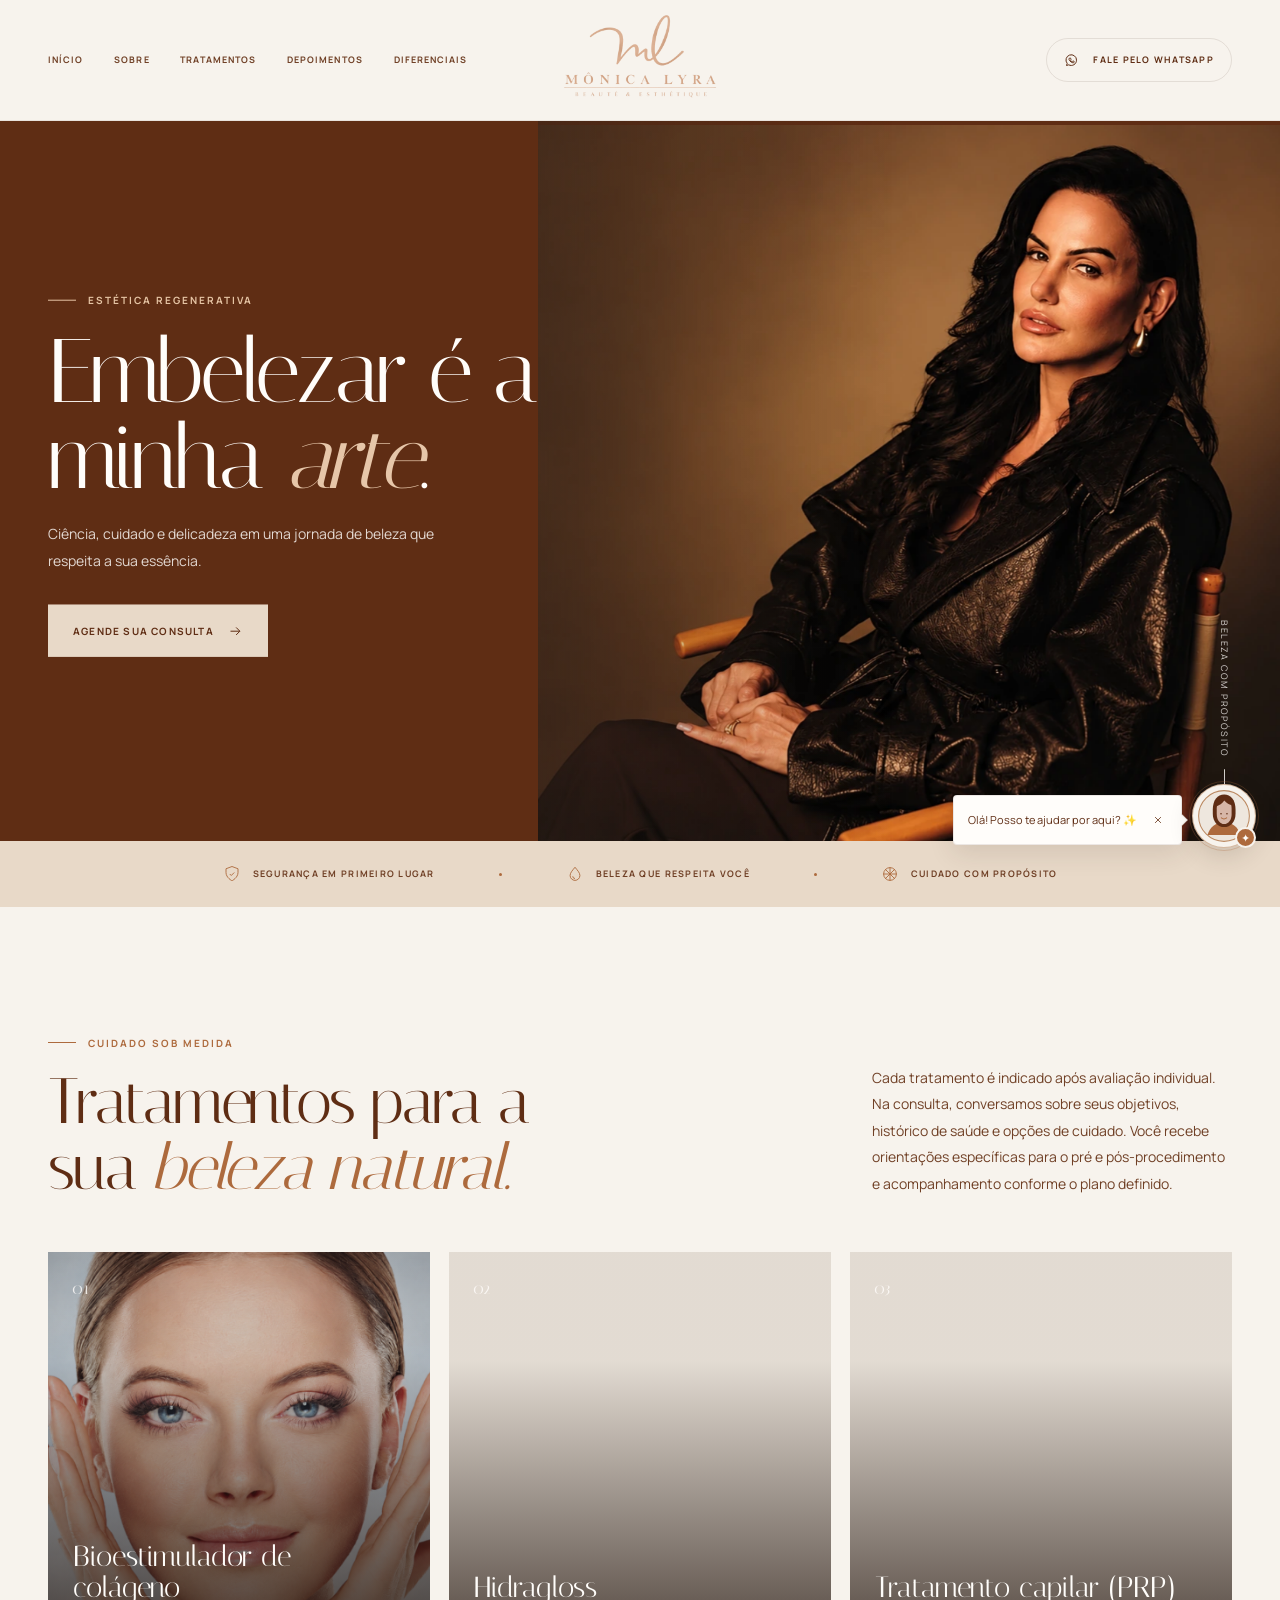
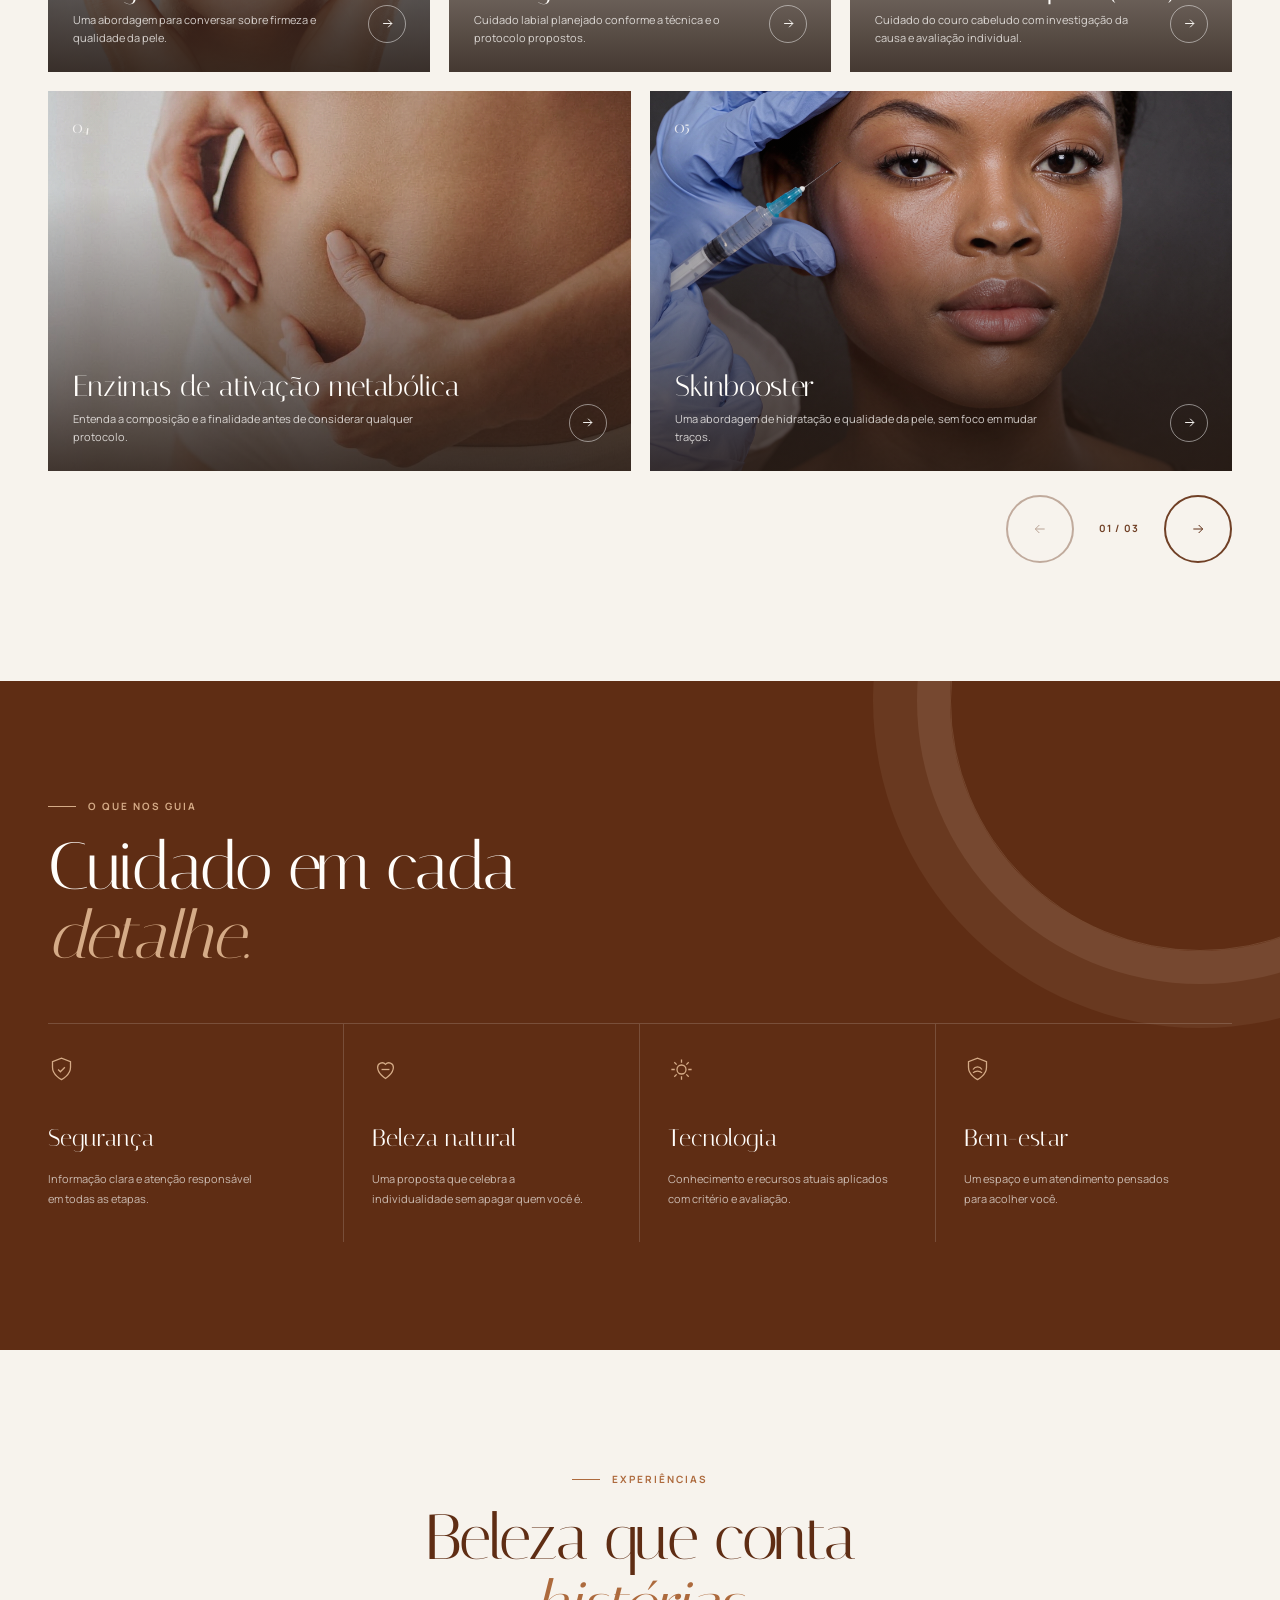
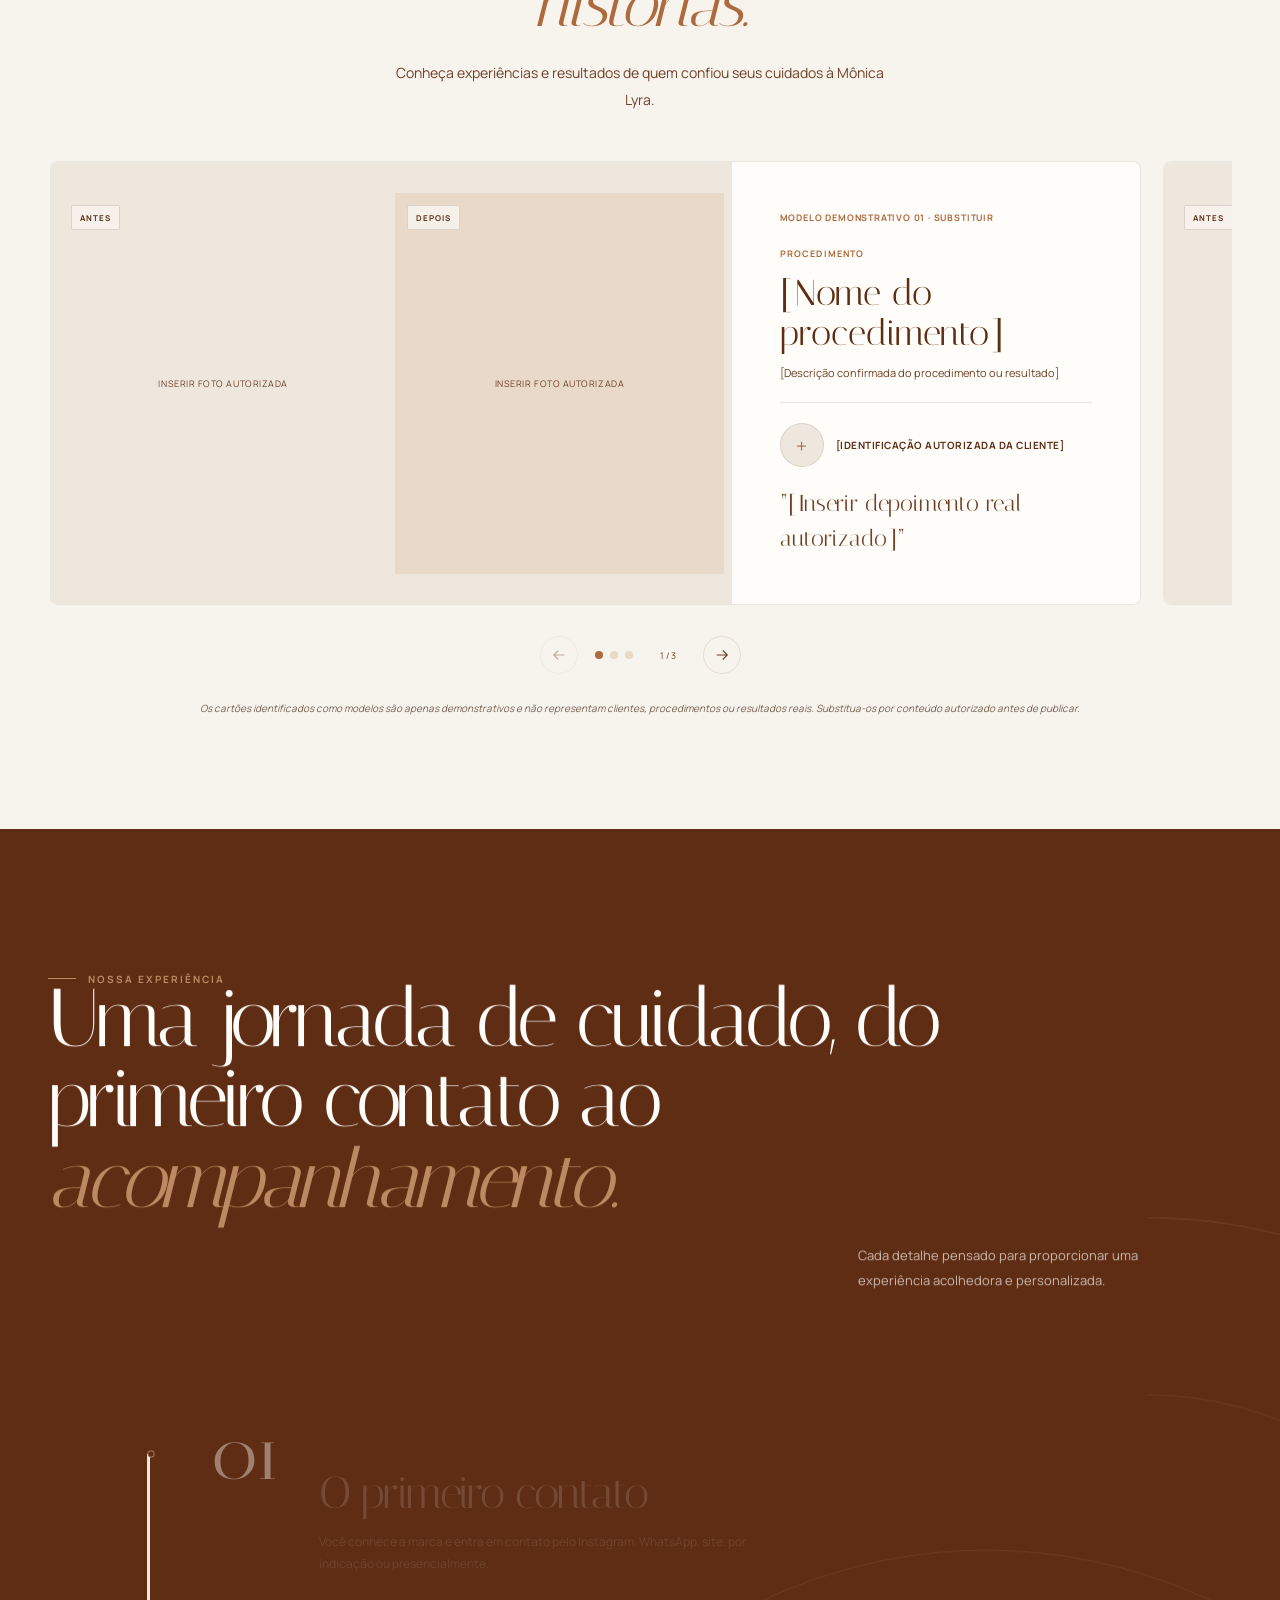
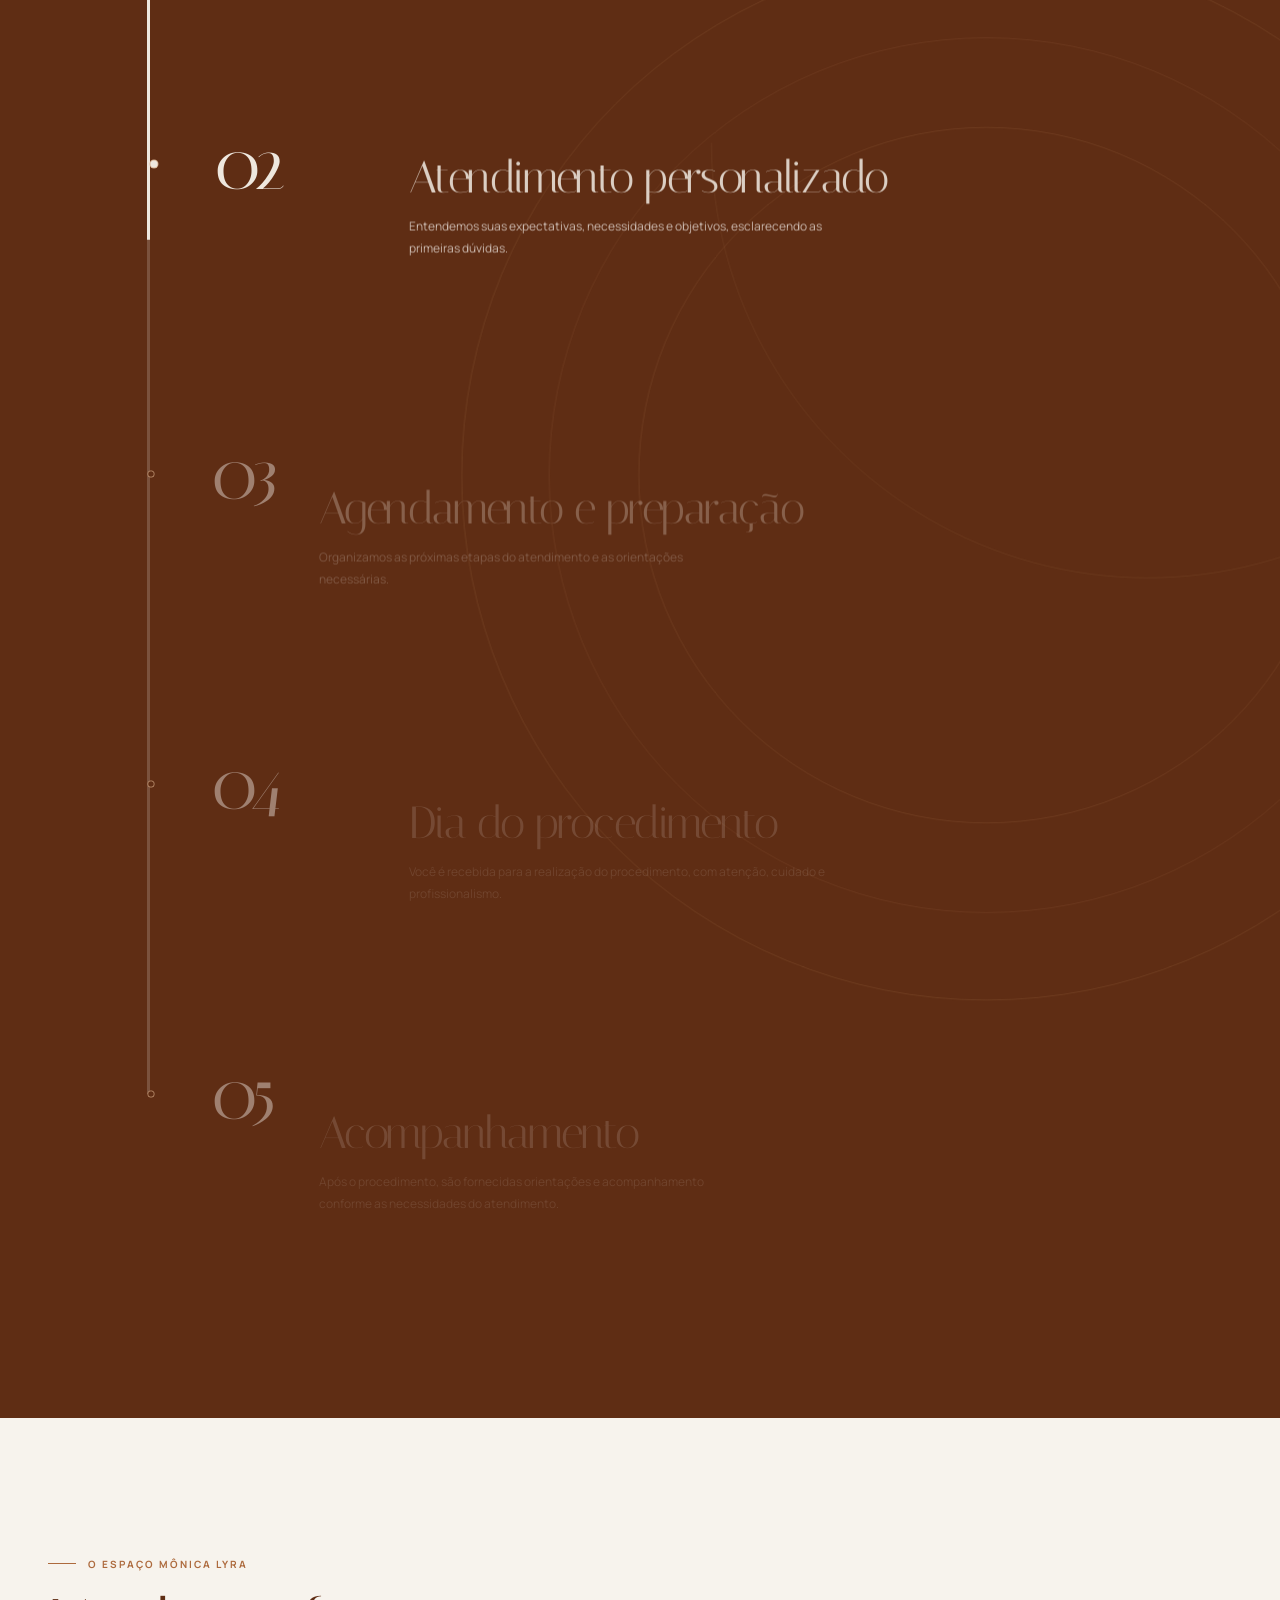
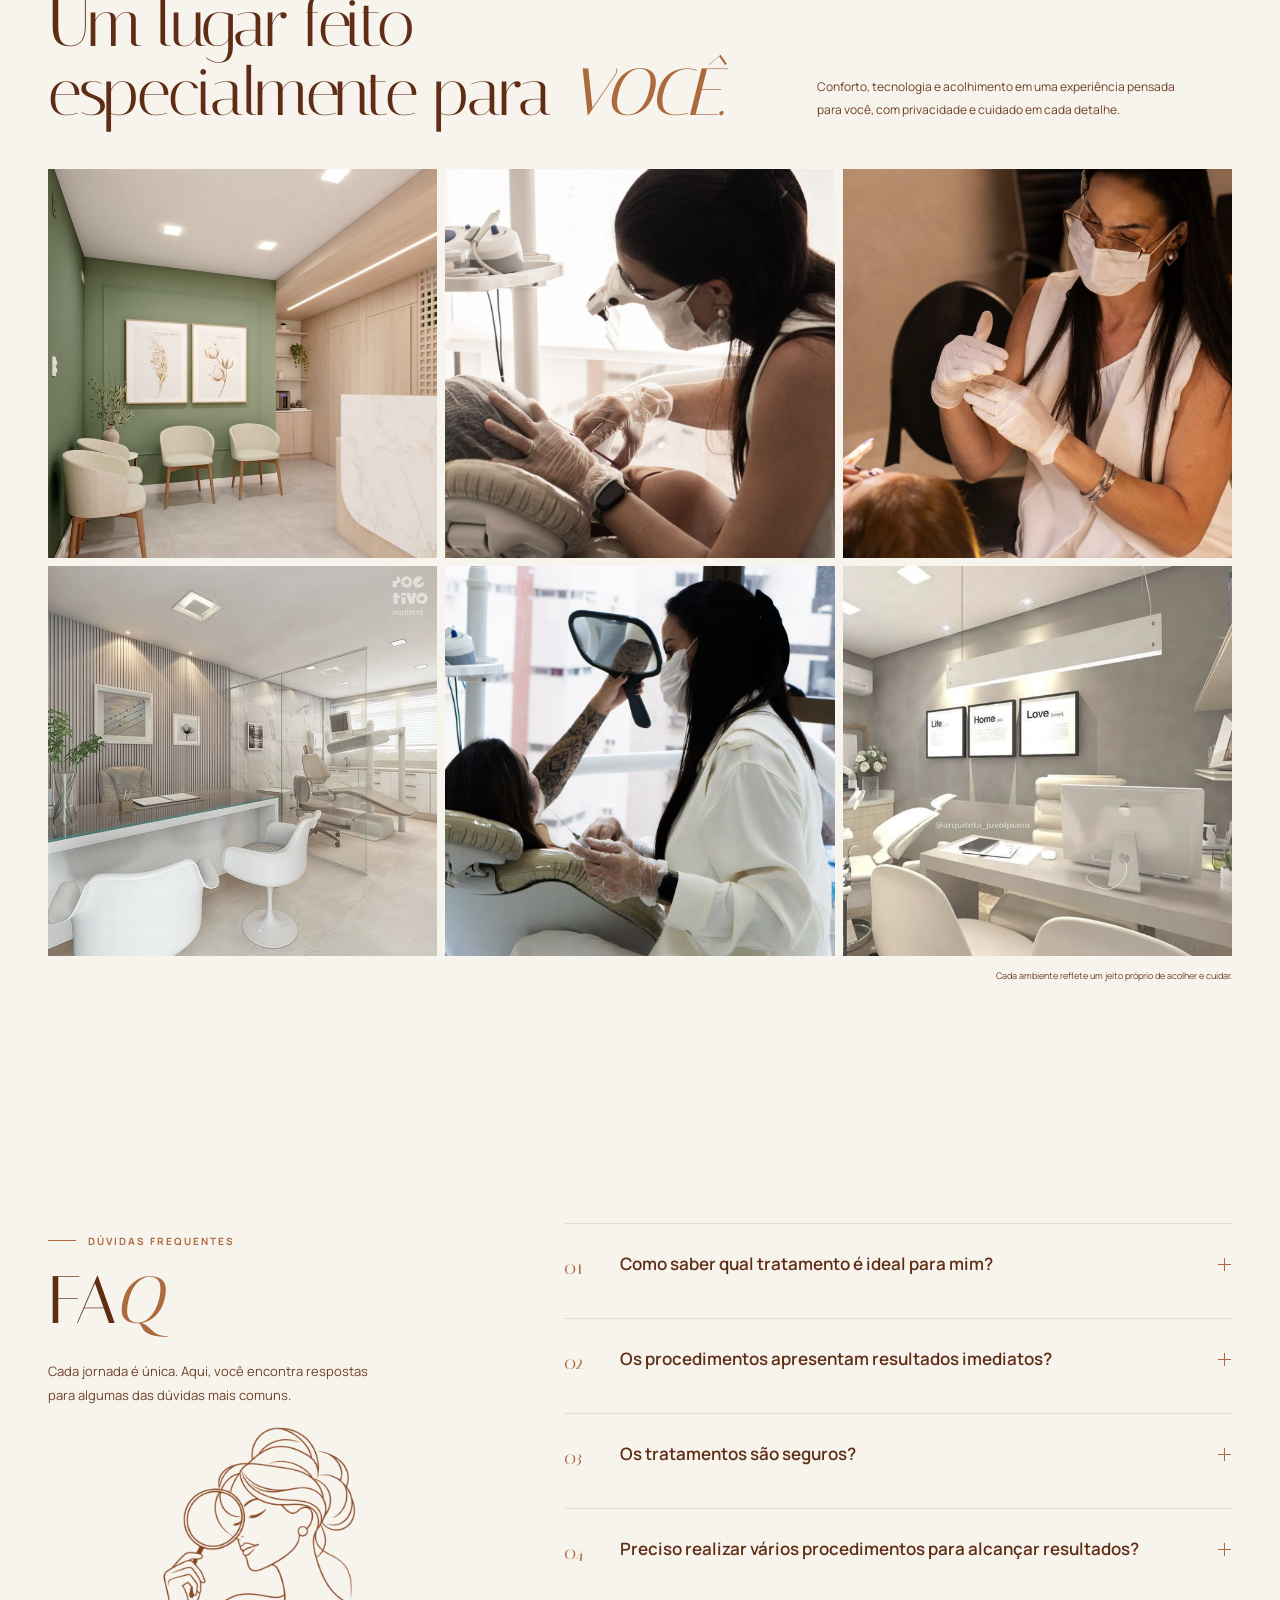
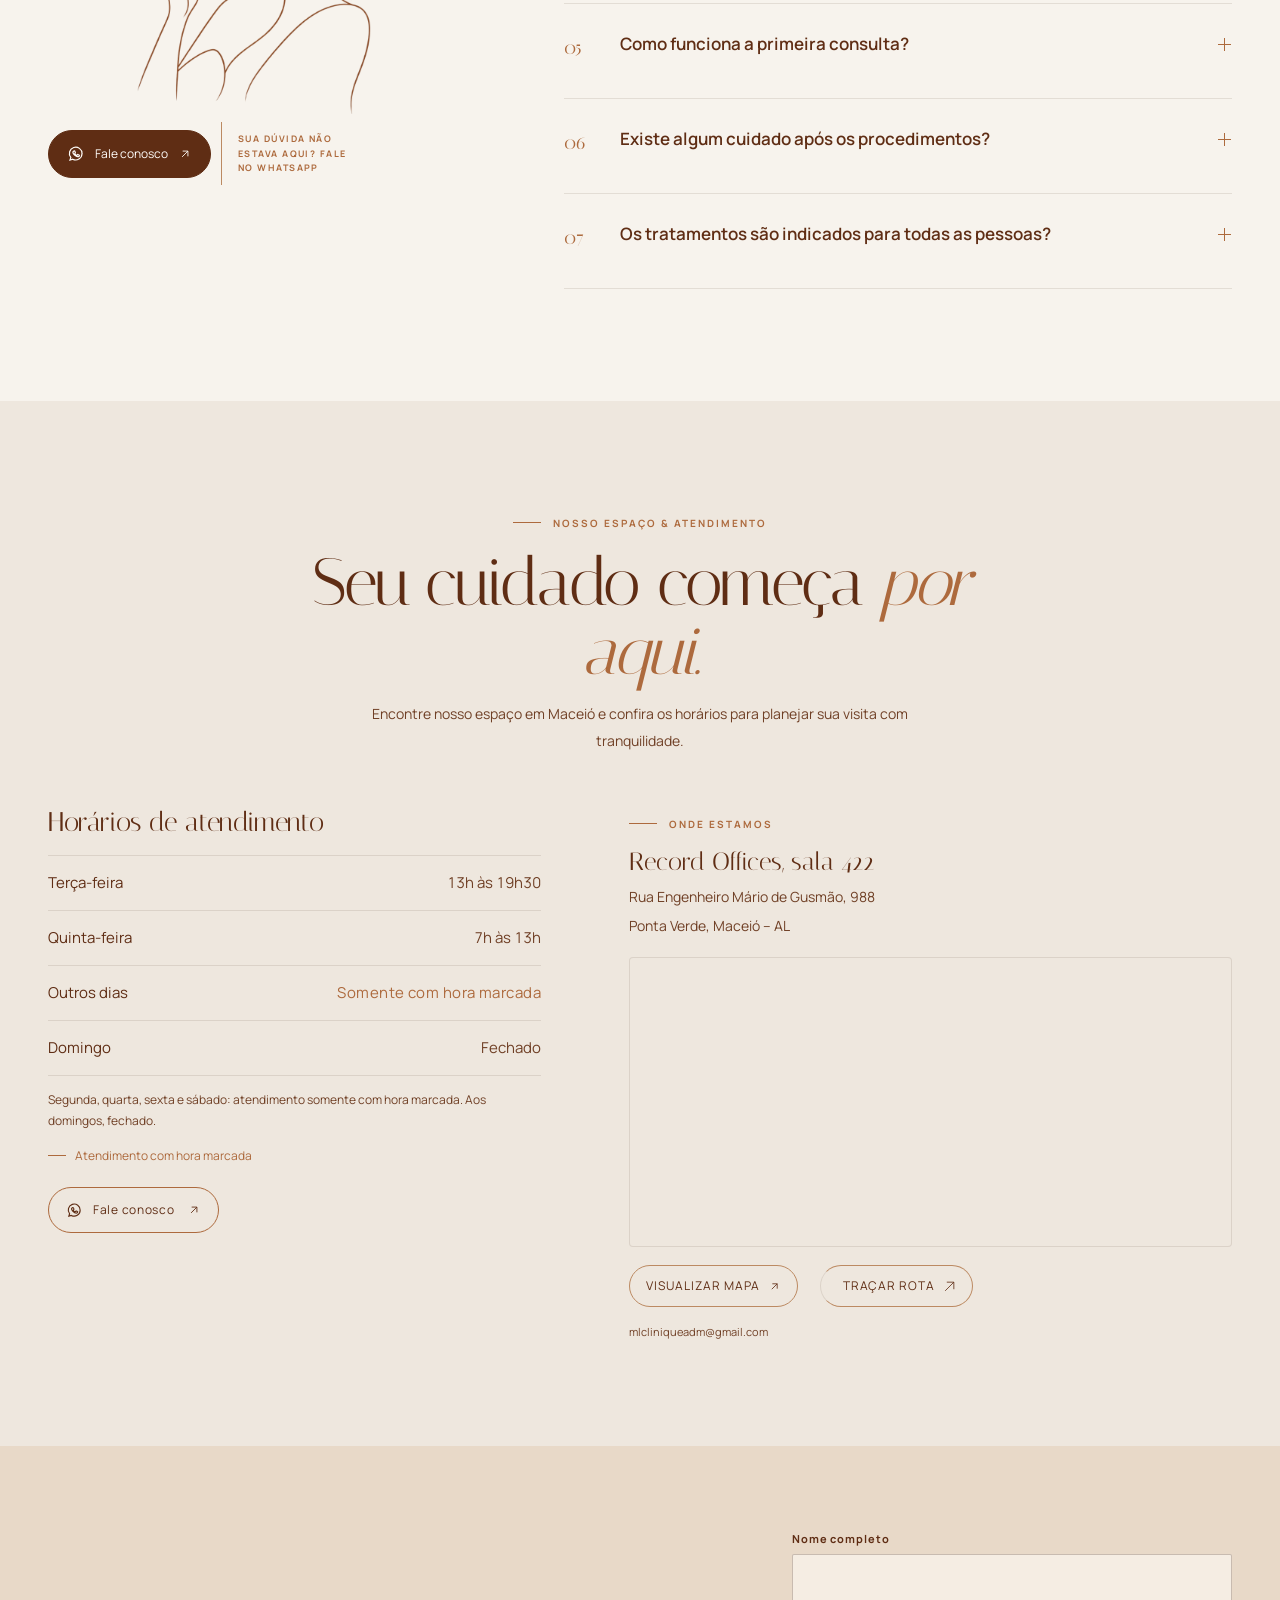
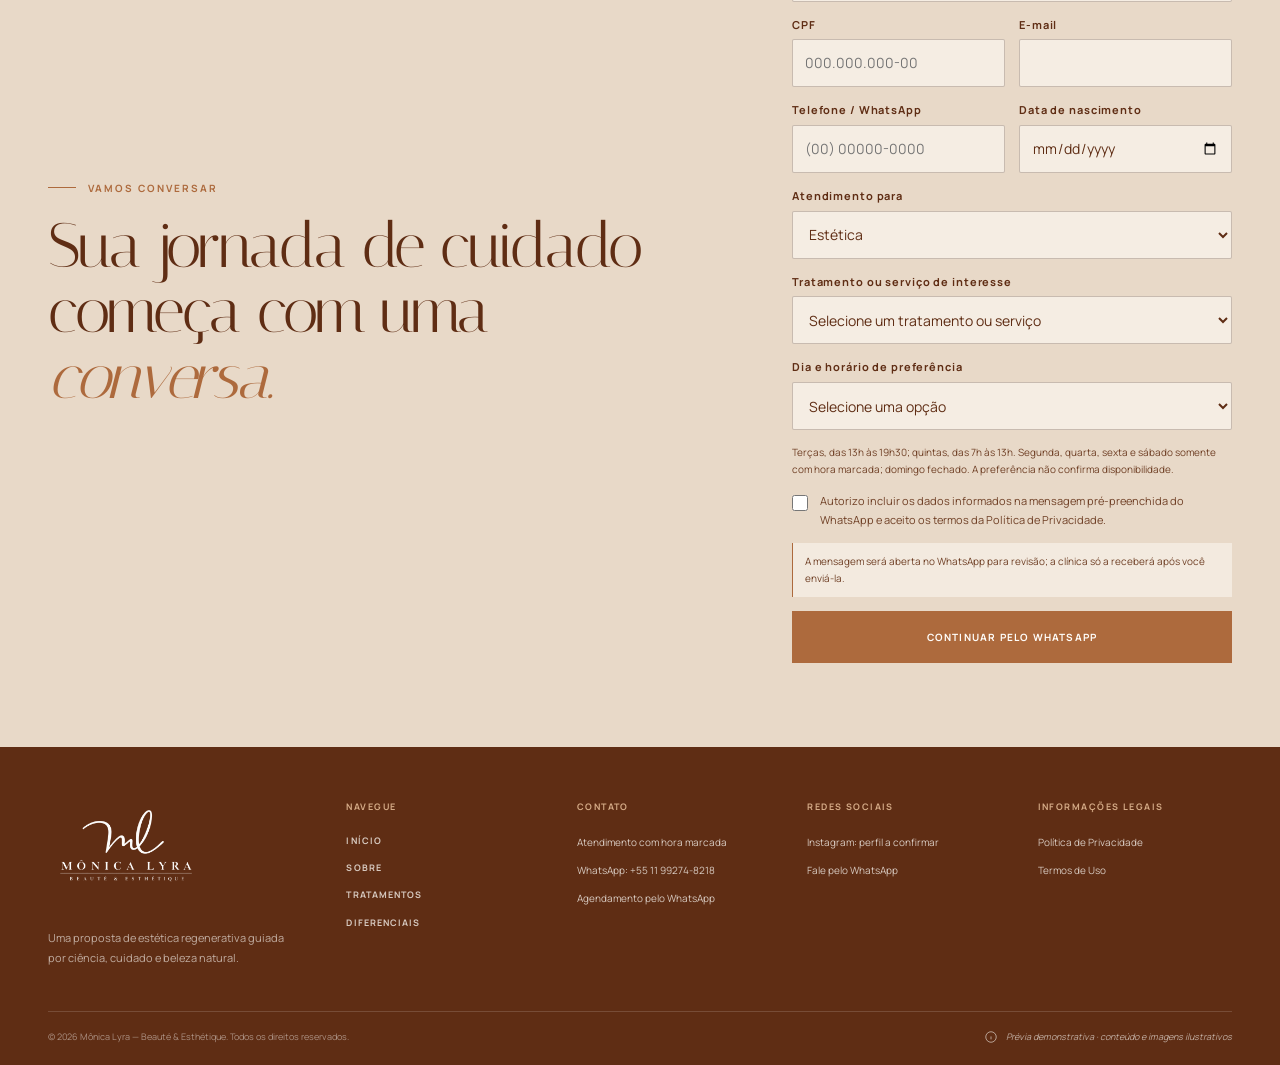
<file: index.html>
<!doctype html>
<html lang="pt-BR">

<head>
    <meta charset="utf-8">
    <meta name="viewport" content="width=device-width, initial-scale=1">
    <meta name="theme-color" content="#f5f0e9">
    <meta name="description"
        content="Mônica Lyra — Beauté & Esthétique. Uma proposta de cuidado estético com ciência, delicadeza e beleza natural.">
    <title>MÔNICA LYRA — BEAUTÉ &amp; ESTHÉTIQUE</title>
    <meta property="og:type" content="website">
    <meta property="og:locale" content="pt_BR">
    <meta property="og:title" content="MÔNICA LYRA — BEAUTÉ &amp; ESTHÉTIQUE">
    <meta property="og:description"
        content="Uma proposta de cuidado estético com ciência, delicadeza e beleza natural.">
    <meta property="og:image"
        content="https://images.unsplash.com/photo-1616394584738-fc6e612e71b9?auto=format&amp;fit=crop&amp;w=1200&amp;h=630&amp;q=85">
    <meta property="og:image:alt" content="Imagem ilustrativa de um cuidado facial em ambiente de estética">
    <meta name="twitter:card" content="summary_large_image">
    <link rel="icon" type="image/svg+xml" href="assets/icons/favicon.svg">
    <link rel="preconnect" href="https://fonts.googleapis.com">
    <link rel="preconnect" href="https://fonts.gstatic.com" crossorigin>
    <link
        href="https://fonts.googleapis.com/css2?family=DM+Sans:wght@400;500;600;700&family=Italiana&family=Italianno&family=Manrope:wght@400;500;600;700&display=swap"
        rel="stylesheet">
    <link rel="stylesheet" href="https://cdn.jsdelivr.net/npm/swiper@11.2.10/swiper-bundle.min.css">
    <link rel="stylesheet" href="assets/css/style.css?v=treatments-20261116-1">
    <link rel="stylesheet" href="assets/css/components.css">
    <link rel="stylesheet" href="assets/css/responsive.css?v=treatments-20261116-1">
    <link rel="stylesheet" href="assets/css/assistant-chat.css?v=assistant-20261118-7">
    <script defer src="assets/js/main.js"></script>
    <script defer src="assets/js/navigation.js"></script>
    <script defer src="https://cdn.jsdelivr.net/npm/swiper@11.2.10/swiper-bundle.min.js"></script>
    <script defer src="assets/js/treatments.js"></script>
    <script defer src="assets/js/treatments-carousel.js"></script>
    <script defer src="assets/js/experiences-carousel.js?v=journey-motion-20261110-1"></script>
    <script defer src="assets/js/procedure-journey.js?v=journey-parallax-20261110-2"></script>
    <script defer src="assets/js/space-mosaic.js?v=space-mosaic-7"></script>
    <script defer src="assets/js/faq-accordion.js"></script>
    <script defer src="assets/js/location-hours.js?v=hours-status-1"></script>
    <script defer src="assets/js/animations.js?v=hero-parallax-20261114-5"></script>
    <script defer src="assets/js/service-request.js"></script>
    <script defer src="assets/js/assistant-chat.js?v=assistant-20261118-6"></script>
</head>

<body data-service-area="estetica">
    <a class="skip-link" href="#conteudo">Pular para o conteúdo</a>
    <header class="site-header">
        <div class="wrap header-inner">
            <button class="menu-toggle" type="button" aria-label="Abrir menu" aria-expanded="false"
                aria-controls="primary-navigation">
                <svg viewBox="0 0 24 24" fill="none" stroke="currentColor" stroke-width="1.5" aria-hidden="true">
                    <path d="M3 7h18M3 12h18M3 17h18" />
                </svg>
            </button>
            <nav class="desktop-nav" id="primary-navigation" aria-label="Navegação principal">
                <a href="#inicio">Início</a>
                <a href="pages/sobre.html">Sobre</a>
                <a href="#tratamentos">Tratamentos</a>
                <a href="#depoimentos">Depoimentos</a>
                <a href="#diferenciais">Diferenciais</a>
           
            </nav>
            <a class="brand" href="#inicio" aria-label="MÔNICA LYRA — BEAUTÉ & ESTHÉTIQUE, início">
                <img class="brand-logo" src="imagens/logo-monica-lyra.png"
                    alt="Logo Mônica Lyra Beauté" decoding="async">
            </a>
            <div class="header-action">
                <a class="button button--outline" href="#contato" data-whatsapp-link>
                    <svg viewBox="0 0 24 24" fill="none" stroke="currentColor" stroke-width="1.6" aria-hidden="true">
                        <path d="M20 11.5a8.4 8.4 0 0 1-12.4 7.4L4 20l1.1-3.4A8.4 8.4 0 1 1 20 11.5Z" />
                        <path
                            d="M8.8 8.5c.3-.6.5-.6.8-.6h.4c.2 0 .4.1.5.4l.7 1.6c.1.2.1.4-.1.6l-.6.7c-.2.2-.2.4 0 .7.5.8 1.3 1.5 2.1 1.9.2.1.4.1.6-.1l.8-.9c.2-.2.4-.2.6-.1l1.5.7c.3.1.4.3.4.5 0 .3-.1.8-.4 1.1-.4.4-1.1.7-1.8.6-.8-.1-1.8-.5-2.9-1.2-1.3-.8-2.4-2.1-2.8-2.8-.5-.8-.8-1.7-.7-2.3.1-.4.4-.8.9-1Z" />
                    </svg>
                    <span>Fale pelo WhatsApp</span>
                </a>
            </div>
        </div>
    </header>

    <main id="conteudo">
        <section class="hero" id="inicio" aria-labelledby="hero-title">
            <div class="hero-photo" aria-hidden="true">
                <img src="imagens/monica-hero.webp" alt="" fetchpriority="high" decoding="async">
            </div>
            <div class="wrap hero-inner">
                <div class="hero-content reveal">
                    <span class="eyebrow">Estética regenerativa</span>
                    <h1 class="hero-title" id="hero-title">Embelezar é a minha <em>arte</em>.</h1>
                    <p class="hero-copy">Ciência, cuidado e delicadeza em uma jornada de beleza que respeita a sua
                        essência.</p>
                    <a class="button" href="#contato">
                        Agende sua consulta
                        <svg viewBox="0 0 24 24" fill="none" stroke="currentColor" stroke-width="1.6"
                            aria-hidden="true">
                            <path d="M4 12h15m-6-6 6 6-6 6" />
                        </svg>
                    </a>
                </div>
                <span class="hero-note">Beleza com propósito</span>
            </div>
        </section>

        <div class="intro-strip" aria-label="Compromissos da marca">
            <div class="wrap intro-strip-inner">
                <span class="intro-item"><svg viewBox="0 0 24 24" fill="none" stroke="currentColor" stroke-width="1.4"
                        aria-hidden="true">
                        <path d="M12 21s8-4 8-11V5l-8-3-8 3v5c0 7 8 11 8 11Z" />
                        <path d="m9 12 2 2 4-4" />
                    </svg>Segurança em primeiro lugar</span>
                <span class="intro-separator" aria-hidden="true"></span>
                <span class="intro-item"><svg viewBox="0 0 24 24" fill="none" stroke="currentColor" stroke-width="1.4"
                        aria-hidden="true">
                        <path d="M12 3c-3.8 4.7-6.5 7.5-6.5 11a6.5 6.5 0 0 0 13 0c0-3.5-2.7-6.3-6.5-11Z" />
                        <path d="M9 15a3 3 0 0 0 3 3" />
                    </svg>Beleza que respeita você</span>
                <span class="intro-separator" aria-hidden="true"></span>
                <span class="intro-item"><svg viewBox="0 0 24 24" fill="none" stroke="currentColor" stroke-width="1.4"
                        aria-hidden="true">
                        <path d="M12 3v18M3 12h18M5.6 5.6l12.8 12.8m0-12.8L5.6 18.4" />
                        <circle cx="12" cy="12" r="8.5" />
                    </svg>Cuidado com propósito</span>
            </div>
        </div>

        <section class="section" id="tratamentos" aria-labelledby="treatments-title">
            <div class="wrap">
                <div class="section-heading reveal">
                    <div>
                        <span class="eyebrow">Cuidado sob medida</span>
                        <h2 class="display" id="treatments-title">Tratamentos para a sua <em>beleza natural.</em></h2>
                    </div>
                    <p class="copy">Cada tratamento é indicado após avaliação individual. Na consulta, conversamos
                        sobre seus objetivos, histórico de saúde e opções de cuidado. Você recebe orientações específicas
                        para o pré e pós-procedimento e acompanhamento conforme o plano definido.</p>
                </div>
                <div class="treatments-carousel swiper" role="region" aria-label="Procedimentos">
                    <div class="swiper-wrapper">
                        <div class="swiper-slide">
                            <div class="treatments-grid" id="treatments-grid"></div>
                        </div>
                    </div>
                </div>

                <div class="treatments-carousel-controls" role="group" aria-label="Navegação dos procedimentos">
                    <button class="treatments-carousel-prev" type="button" aria-label="Ver procedimentos anteriores"
                        disabled>
                        <svg viewBox="0 0 24 24" fill="none" stroke="currentColor" stroke-width="1.5"
                            aria-hidden="true">
                            <path d="M19 12H5m6 6-6-6 6-6" />
                        </svg>
                    </button>
                    <span class="treatments-carousel-page" aria-live="polite" aria-atomic="true">01 / 01</span>
                    <button class="treatments-carousel-next" type="button" aria-label="Ver próximos procedimentos"
                        disabled>
                        <svg viewBox="0 0 24 24" fill="none" stroke="currentColor" stroke-width="1.5"
                            aria-hidden="true">
                            <path d="M5 12h14m-6-6 6 6-6 6" />
                        </svg>
                    </button>
                </div>
            </div>
            
        </section>

        <dialog class="treatment-dialog" id="treatment-details-dialog" aria-labelledby="treatment-dialog-title">
            <div class="treatment-dialog-inner">
                <div class="treatment-dialog-header">
                    <span class="eyebrow">Cuidado sob medida</span>
                    <button class="treatment-dialog-close" type="button" aria-label="Fechar informações do tratamento">
                        <svg viewBox="0 0 24 24" fill="none" stroke="currentColor" stroke-width="1.5"
                            aria-hidden="true">
                            <path d="m6 6 12 12M18 6 6 18" />
                        </svg>
                    </button>
                </div>
                <h2 class="display" id="treatment-dialog-title"></h2>
                <div class="treatment-dialog-content"></div>
                <p class="treatment-dialog-notice">As informações são gerais e não substituem uma avaliação profissional. Indicação, técnica, cuidados e resultados variam conforme cada pessoa.</p>
                <a class="button treatment-dialog-contact" href="#contato">Converse sobre esse tratamento</a>
            </div>
        </dialog>


        <section class="differentials" id="diferenciais" aria-labelledby="differentials-title">
            <div class="wrap">
                <div class="reveal">
                    <span class="eyebrow">O que nos guia</span>
                    <h2 class="display" id="differentials-title">Cuidado em cada <em>detalhe.</em></h2>
                </div>
                <div class="differential-grid">
                    <article class="differential-item reveal">
                        <svg viewBox="0 0 24 24" fill="none" stroke="currentColor" aria-hidden="true">
                            <path d="M12 21s8-4 8-11V5l-8-3-8 3v5c0 7 8 11 8 11Z" />
                            <path d="m9 12 2 2 4-4" />
                        </svg>
                        <h3>Segurança</h3>
                        <p>Informação clara e atenção responsável em todas as etapas.</p>
                    </article>
                    <article class="differential-item reveal reveal-delay-1">
                        <svg viewBox="0 0 24 24" fill="none" stroke="currentColor" aria-hidden="true">
                            <path d="M12 20s-7-4.3-7-10a4 4 0 0 1 7-2.6A4 4 0 0 1 19 10c0 5.7-7 10-7 10Z" />
                            <path d="M8.5 12h7" />
                        </svg>
                        <h3>Beleza natural</h3>
                        <p>Uma proposta que celebra a individualidade sem apagar quem você é.</p>
                    </article>
                    <article class="differential-item reveal reveal-delay-2">
                        <svg viewBox="0 0 24 24" fill="none" stroke="currentColor" aria-hidden="true">
                            <path
                                d="M12 3v3m0 12v3M3 12h3m12 0h3M5.6 5.6l2.1 2.1m8.6 8.6 2.1 2.1m0-12.8-2.1 2.1m-8.6 8.6-2.1 2.1" />
                            <circle cx="12" cy="12" r="4" />
                        </svg>
                        <h3>Tecnologia</h3>
                        <p>Conhecimento e recursos atuais aplicados com critério e avaliação.</p>
                    </article>
                    <article class="differential-item reveal reveal-delay-3">
                        <svg viewBox="0 0 24 24" fill="none" stroke="currentColor" aria-hidden="true">
                            <path d="M12 21s8-4 8-11V5l-8-3-8 3v5c0 7 8 11 8 11Z" />
                            <path d="M8 12c2-3 6-3 8 0m-8 3c2-2 6-2 8 0" />
                        </svg>
                        <h3>Bem-estar</h3>
                        <p>Um espaço e um atendimento pensados para acolher você.</p>
                    </article>
                </div>
            </div>
        </section>

        <section class="testimonials" id="depoimentos" aria-labelledby="testimonials-title">
            <div class="wrap">
                <div class="testimonial-heading reveal">
                    <span class="eyebrow">Experiências</span>
                    <h2 class="display" id="testimonials-title">Beleza que conta <em>histórias.</em></h2>
                    <p class="copy">Conheça experiências e resultados de quem confiou seus cuidados à Mônica Lyra.</p>
                </div>
                <div class="experience-carousel" data-experience-carousel>
                    <p class="experience-empty" data-experience-empty hidden>
                        Nenhuma experiência autorizada cadastrada até o momento.
                    </p>
                    <div class="experience-track swiper experience-swiper" data-experience-track role="region"
                        aria-label="Carrossel de experiências e resultados">
                        <div class="swiper-wrapper"></div>
                    </div>
                    <div class="experience-carousel-controls" data-experience-controls>
                        <button class="experience-arrow experience-prev" type="button"
                            aria-label="Ver experiência anterior" disabled>
                            <svg viewBox="0 0 24 24" fill="none" stroke="currentColor" stroke-width="1.5"
                                aria-hidden="true"><path d="M19 12H5m6 6-6-6 6-6" /></svg>
                        </button>
                        <div class="experience-pagination" data-experience-pagination
                            role="group" aria-label="Navegar pelas experiências"></div>
                        <span class="experience-page" data-experience-page aria-live="polite"
                            aria-atomic="true">0 / 0</span>
                        <button class="experience-arrow experience-next" type="button"
                            aria-label="Ver próxima experiência" disabled>
                            <svg viewBox="0 0 24 24" fill="none" stroke="currentColor" stroke-width="1.5"
                                aria-hidden="true"><path d="M5 12h14m-6-6 6 6-6 6" /></svg>
                        </button>
                    </div>
                </div>
                <p class="testimonials-note" data-experience-note></p>
            </div>
        </section>

        <section class="journey" id="como-funciona" aria-labelledby="journey-title">
            <svg class="journey-artwork" viewBox="0 0 1000 1000" fill="none" aria-hidden="true">
                <g class="journey-parallax-layer journey-parallax-layer--rings">
                    <circle cx="500" cy="500" r="486" stroke="currentColor" stroke-opacity=".18" />
                    <circle cx="500" cy="500" r="405" stroke="currentColor" stroke-opacity=".14" />
                    <circle cx="500" cy="500" r="322" stroke="currentColor" stroke-opacity=".17" />
                </g>
                <g class="journey-parallax-layer journey-parallax-layer--arcs">
                    <path d="M500 14a486 486 0 0 1 472 370" stroke="currentColor" stroke-opacity=".24" />
                    <path d="M96 500a404 404 0 0 0 604 350" stroke="currentColor" stroke-opacity=".13" />
                    <path d="M500 178a322 322 0 0 1 279 161" stroke="currentColor" stroke-opacity=".18" />
                </g>
                <g class="journey-parallax-layer journey-parallax-layer--details">
                    <circle cx="972" cy="384" r="4" fill="currentColor" />
                    <circle cx="700" cy="850" r="3" fill="currentColor" fill-opacity=".72" />
                </g>
            </svg>
            <div class="wrap">
                <div class="journey-heading reveal">
                    <span class="eyebrow">Nossa experiência</span>
                    <div class="journey-heading-main">
                        <h2 class="display" id="journey-title">Uma jornada de cuidado, do primeiro contato ao <em>acompanhamento.</em></h2>
                        <p class="copy">Cada detalhe pensado para proporcionar uma experiência acolhedora e personalizada.</p>
                    </div>
                </div>
                <div class="journey-experience">
                    <ol class="journey-list" data-journey-list aria-label="Etapas da jornada de atendimento"></ol>
                </div>
            </div>
        </section>

        <section class="studio-space" id="espaco" aria-labelledby="studio-space-title" data-space-mosaic>
            <div class="wrap">
                <header class="studio-space-heading">
                    <span class="eyebrow">O espaço Mônica Lyra</span>
                    <div class="studio-space-intro">
                        <h2 class="display" id="studio-space-title">Um lugar feito especialmente para <em>VOCÊ.</em></h2>
                        <p class="copy">Conforto, tecnologia e acolhimento em uma experiência pensada para você, com
                            privacidade e cuidado em cada detalhe.</p>
                    </div>
                </header>
                <div class="space-mosaic" aria-describedby="space-mosaic-description">
                    <figure class="space-tile" data-space-tile>
                        <img src="imagens/conforto.jpg" alt="Recepção da clínica com poltronas em tons naturais"
                            loading="eager" decoding="async">
                        <figcaption class="space-tile-word" aria-hidden="true">CONFORTO</figcaption>
                    </figure>
                    <figure class="space-tile" data-space-tile>
                        <img src="imagens/tecnologia .jpeg" alt="Sala de atendimento equipada para procedimentos estéticos"
                            loading="eager" decoding="async">
                        <figcaption class="space-tile-word" aria-hidden="true">TECNOLOGIA</figcaption>
                    </figure>
                    <figure class="space-tile" data-space-tile>
                        <img src="imagens/acolhimento.jpeg" alt="Sala de espera com poltronas confortáveis"
                            loading="eager" decoding="async">
                        <figcaption class="space-tile-word" aria-hidden="true">ACOLHIMENTO</figcaption>
                    </figure>
                    <figure class="space-tile" data-space-tile>
                        <img src="imagens/privacidade.jpg" alt="Ambiente reservado para atendimento estético"
                            loading="eager" decoding="async">
                        <figcaption class="space-tile-word" aria-hidden="true">PRIVACIDADE</figcaption>
                    </figure>
                    <figure class="space-tile" data-space-tile>
                        <img src="imagens/cuidado.jpeg" alt="Sala de espera com decoração em madeira e assentos"
                            loading="eager" decoding="async">
                        <figcaption class="space-tile-word" aria-hidden="true">CUIDADO</figcaption>
                    </figure>
                    <figure class="space-tile" data-space-tile>
                        <img src="imagens/sofisticação.jpg" alt="Recepção de clínica com decoração elegante"
                            loading="eager" decoding="async">
                        <figcaption class="space-tile-word" aria-hidden="true">SOFISTICAÇÃO</figcaption>
                    </figure>
                </div>
                <p class="space-mosaic-note" id="space-mosaic-description">Cada ambiente reflete um jeito próprio de
                    acolher e cuidar.</p>
                <p class="sr-only">As células alternam individualmente entre fotografia e as palavras conforto,
                    tecnologia, acolhimento, privacidade, cuidado e sofisticação.</p>
            </div>
        </section>

        <section class="faq" id="perguntas-frequentes" aria-labelledby="faq-title">
            <div class="wrap">
                <div class="faq-aside">
                    <div class="faq-heading">
                        <div>
                            <span class="eyebrow">Dúvidas frequentes</span>
                            <h2 class="display" id="faq-title">FA<em>Q</em></h2>
                        </div>
                        <p class="copy">Cada jornada é única. Aqui, você encontra respostas para algumas das dúvidas mais comuns.</p>
                    </div>
                    <img class="faq-illustration" src="imagens/faq-mulher-lupa.png"
                        alt="Ilustração de uma mulher elegante segurando uma lupa">
                    <div class="faq-contact">
                        <a class="faq-contact-link"
                            href="#contato">
                            <svg viewBox="0 0 24 24" fill="none" stroke="currentColor" stroke-width="1.6"
                                aria-hidden="true">
                                <path d="M20 11.5a8.4 8.4 0 0 1-12.4 7.4L4 20l1.1-3.4A8.4 8.4 0 1 1 20 11.5Z" />
                                <path
                                    d="M8.8 8.5c.3-.6.5-.6.8-.6h.4c.2 0 .4.1.5.4l.7 1.6c.1.2.1.4-.1.6l-.6.7c-.2.2-.2.4 0 .7.5.8 1.3 1.5 2.1 1.9.2.1.4.1.6-.1l.8-.9c.2-.2.4-.2.6-.1l1.5.7c.3.1.4.3.4.5 0 .3-.1.8-.4 1.1-.4.4-1.1.7-1.8.6-.8-.1-1.8-.5-2.9-1.2-1.3-.8-2.4-2.1-2.8-2.8-.5-.8-.8-1.7-.7-2.3.1-.4.4-.8.9-1Z" />
                            </svg>
                            <span>Fale conosco</span>
                            <svg class="faq-contact-arrow" viewBox="0 0 24 24" fill="none" stroke="currentColor"
                                stroke-width="1.5" aria-hidden="true">
                                <path d="M7 17 17 7M8 7h9v9" />
                            </svg>
                        </a>
                        <span class="faq-contact-note">Sua dúvida não estava aqui? Fale no WhatsApp</span>
                    </div>
                </div>
                <div class="faq-list" data-faq-accordion>
                    <article class="faq-item">
                        <span class="faq-index" aria-hidden="true">01</span>
                        <button class="faq-trigger" id="faq-question-01" type="button" aria-expanded="false"
                            aria-controls="faq-answer-01">
                            <span>Como saber qual tratamento é ideal para mim?</span>
                            <span class="faq-icon" aria-hidden="true"></span>
                        </button>
                        <div class="faq-panel" id="faq-answer-01" role="region" aria-labelledby="faq-question-01"
                            aria-hidden="true" inert>
                            <div class="faq-answer">
                                <p>Cada pessoa possui características, necessidades e objetivos diferentes. Por isso, o primeiro passo é uma avaliação individualizada, na qual conversamos sobre suas expectativas e identificamos as possibilidades de cuidado mais adequadas.</p>
                            </div>
                        </div>
                    </article>
                    <article class="faq-item">
                        <span class="faq-index" aria-hidden="true">02</span>
                        <button class="faq-trigger" id="faq-question-02" type="button" aria-expanded="false"
                            aria-controls="faq-answer-02">
                            <span>Os procedimentos apresentam resultados imediatos?</span>
                            <span class="faq-icon" aria-hidden="true"></span>
                        </button>
                        <div class="faq-panel" id="faq-answer-02" role="region" aria-labelledby="faq-question-02"
                            aria-hidden="true" inert>
                            <div class="faq-answer">
                                <p>Isso depende do tratamento realizado. Algumas abordagens podem apresentar mudanças perceptíveis em menos tempo, enquanto outras atuam de maneira gradual. Cada organismo responde de forma particular, e os resultados não podem ser garantidos.</p>
                            </div>
                        </div>
                    </article>
                    <article class="faq-item">
                        <span class="faq-index" aria-hidden="true">03</span>
                        <button class="faq-trigger" id="faq-question-03" type="button" aria-expanded="false"
                            aria-controls="faq-answer-03">
                            <span>Os tratamentos são seguros?</span>
                            <span class="faq-icon" aria-hidden="true"></span>
                        </button>
                        <div class="faq-panel" id="faq-answer-03" role="region" aria-labelledby="faq-question-03"
                            aria-hidden="true" inert>
                            <div class="faq-answer">
                                <p>A segurança começa com uma avaliação criteriosa, indicação adequada e esclarecimento sobre técnicas, produtos, possíveis efeitos e cuidados necessários. Cada procedimento deve respeitar as características e o histórico individual.</p>
                            </div>
                        </div>
                    </article>
                    <article class="faq-item">
                        <span class="faq-index" aria-hidden="true">04</span>
                        <button class="faq-trigger" id="faq-question-04" type="button" aria-expanded="false"
                            aria-controls="faq-answer-04">
                            <span>Preciso realizar vários procedimentos para alcançar resultados?</span>
                            <span class="faq-icon" aria-hidden="true"></span>
                        </button>
                        <div class="faq-panel" id="faq-answer-04" role="region" aria-labelledby="faq-question-04"
                            aria-hidden="true" inert>
                            <div class="faq-answer">
                                <p>Não necessariamente. A proposta é compreender suas necessidades e construir um planejamento individualizado. Nem sempre realizar mais procedimentos significa obter melhores resultados. O cuidado deve ter propósito e respeitar sua naturalidade.</p>
                            </div>
                        </div>
                    </article>
                    <article class="faq-item">
                        <span class="faq-index" aria-hidden="true">05</span>
                        <button class="faq-trigger" id="faq-question-05" type="button" aria-expanded="false"
                            aria-controls="faq-answer-05">
                            <span>Como funciona a primeira consulta?</span>
                            <span class="faq-icon" aria-hidden="true"></span>
                        </button>
                        <div class="faq-panel" id="faq-answer-05" role="region" aria-labelledby="faq-question-05"
                            aria-hidden="true" inert>
                            <div class="faq-answer">
                                <p>É um momento de escuta, avaliação e orientação. Conversamos sobre suas expectativas, analisamos a região a ser tratada e apresentamos as possibilidades de cuidado e um planejamento individualizado.</p>
                            </div>
                        </div>
                    </article>
                    <article class="faq-item">
                        <span class="faq-index" aria-hidden="true">06</span>
                        <button class="faq-trigger" id="faq-question-06" type="button" aria-expanded="false"
                            aria-controls="faq-answer-06">
                            <span>Existe algum cuidado após os procedimentos?</span>
                            <span class="faq-icon" aria-hidden="true"></span>
                        </button>
                        <div class="faq-panel" id="faq-answer-06" role="region" aria-labelledby="faq-question-06"
                            aria-hidden="true" inert>
                            <div class="faq-answer">
                                <p>Sim. Os cuidados variam conforme a técnica utilizada e são orientados individualmente. Seguir as recomendações profissionais é importante para uma recuperação adequada e para o acompanhamento dos resultados.</p>
                            </div>
                        </div>
                    </article>
                    <article class="faq-item">
                        <span class="faq-index" aria-hidden="true">07</span>
                        <button class="faq-trigger" id="faq-question-07" type="button" aria-expanded="false"
                            aria-controls="faq-answer-07">
                            <span>Os tratamentos são indicados para todas as pessoas?</span>
                            <span class="faq-icon" aria-hidden="true"></span>
                        </button>
                        <div class="faq-panel" id="faq-answer-07" role="region" aria-labelledby="faq-question-07"
                            aria-hidden="true" inert>
                            <div class="faq-answer">
                                <p>Não. Cada procedimento possui indicações, limitações e possíveis contraindicações. Por isso, a avaliação individual é indispensável antes de qualquer decisão.</p>
                            </div>
                        </div>
                    </article>
                </div>
            </div>
        </section>

        <section class="hours-section" id="localizacao" aria-labelledby="location-hours-title">
            <div class="wrap">
                <span id="horarios-atendimento" class="hours-anchor" aria-hidden="true"></span>
                <header class="hours-heading">
                    <span class="eyebrow">Nosso espaço &amp; atendimento</span>
                    <h2 class="display" id="location-hours-title">Seu cuidado começa <em>por aqui.</em></h2>
                    <p class="copy hours-intro">Encontre nosso espaço em Maceió e confira os horários para planejar sua visita com tranquilidade.</p>
                </header>
                <div class="hours-layout">
                    <div class="hours-content">
                        <h3 class="hours-subheading">Horários de atendimento</h3>
                        <dl class="hours-list">
                            <div class="hours-row">
                                <dt>Terça-feira</dt>
                                <dd><time datetime="13:00">13h</time> às <time datetime="19:30">19h30</time></dd>
                            </div>
                            <div class="hours-row">
                                <dt>Quinta-feira</dt>
                                <dd><time datetime="07:00">7h</time> às <time datetime="13:00">13h</time></dd>
                            </div>
                            <div class="hours-row hours-row--appointment">
                                <dt>Outros dias</dt>
                                <dd>Somente com hora marcada</dd>
                            </div>
                            <div class="hours-row">
                                <dt>Domingo</dt>
                                <dd>Fechado</dd>
                            </div>
                        </dl>
                        <p class="hours-note">
                            Segunda, quarta, sexta e sábado: atendimento somente com hora marcada. Aos domingos, fechado.
                        </p>
                        <p class="hours-status" data-opening-status data-state="unknown" role="status" aria-live="polite">
                            <span data-opening-status-text>Horários sujeitos à confirmação</span>
                        </p>
                        <a class="hours-contact-link"
                            href="#contato">
                            <svg viewBox="0 0 24 24" fill="none" stroke="currentColor" stroke-width="1.6"
                                aria-hidden="true">
                                <path d="M20 11.5a8.4 8.4 0 0 1-12.4 7.4L4 20l1.1-3.4A8.4 8.4 0 1 1 20 11.5Z" />
                                <path
                                    d="M8.8 8.5c.3-.6.5-.6.8-.6h.4c.2 0 .4.1.5.4l.7 1.6c.1.2.1.4-.1.6l-.6.7c-.2.2-.2.4 0 .7.5.8 1.3 1.5 2.1 1.9.2.1.4.1.6-.1l.8-.9c.2-.2.4-.2.6-.1l1.5.7c.3.1.4.3.4.5 0 .3-.1.8-.4 1.1-.4.4-1.1.7-1.8.6-.8-.1-1.8-.5-2.9-1.2-1.3-.8-2.4-2.1-2.8-2.8-.5-.8-.8-1.7-.7-2.3.1-.4.4-.8.9-1Z" />
                            </svg>
                            <span>Fale conosco</span>
                            <svg class="hours-contact-arrow" viewBox="0 0 24 24" fill="none" stroke="currentColor"
                                stroke-width="1.5" aria-hidden="true">
                                <path d="M7 17 17 7M8 7h9v9" />
                            </svg>
                        </a>
                    </div>
                    <div class="location-content">
                        <div class="location-details">
                            <span class="eyebrow">Onde estamos</span>
                            <address class="location-address">
                                <strong>Record Offices, sala 422</strong>
                                <span>Rua Engenheiro Mário de Gusmão, 988</span>
                                <span>Ponta Verde, Maceió – AL</span>
                            </address>
                        </div>
                        <div class="location-map">
                            <iframe
                                src="https://www.google.com/maps?q=Record+Offices%2C+sala+422%2C+Rua+Engenheiro+M%C3%A1rio+de+Gusm%C3%A3o%2C+988%2C+Ponta+Verde%2C+Macei%C3%B3+-+AL&amp;output=embed"
                                title="Mapa do Record Offices, sala 422, Rua Engenheiro Mário de Gusmão, 988, Maceió"
                                loading="lazy" referrerpolicy="no-referrer-when-downgrade" allowfullscreen></iframe>
                        </div>
                        <div class="location-links">
                            <a href="https://www.google.com/maps/search/?api=1&amp;query=Record%20Offices%2C%20sala%20422%2C%20Rua%20Engenheiro%20M%C3%A1rio%20de%20Gusm%C3%A3o%2C%20988%2C%20Ponta%20Verde%2C%20Macei%C3%B3%20-%20AL"
                                target="_blank" rel="noopener noreferrer">
                                Visualizar mapa
                                <svg viewBox="0 0 24 24" fill="none" stroke="currentColor" stroke-width="1.5"
                                    aria-hidden="true">
                                    <path d="M7 17 17 7M8 7h9v9" />
                                </svg>
                            </a>
                            <a href="https://www.google.com/maps/dir/?api=1&amp;destination=Record%20Offices%2C%20sala%20422%2C%20Rua%20Engenheiro%20M%C3%A1rio%20de%20Gusm%C3%A3o%2C%20988%2C%20Ponta%20Verde%2C%20Macei%C3%B3%20-%20AL"
                                target="_blank" rel="noopener noreferrer">
                                Traçar rota
                                <svg viewBox="0 0 24 24" fill="none" stroke="currentColor" stroke-width="1.5"
                                    aria-hidden="true">
                                    <path d="M4 20 20 4M7 4h13v13" />
                                </svg>
                            </a>
                        </div>
                        <a class="location-email" href="mailto:mlcliniqueadm@gmail.com">mlcliniqueadm@gmail.com</a>
                    </div>
                </div>
            </div>
        </section>

        <section class="contact" id="contato" aria-labelledby="contact-title">
            <div class="wrap contact-inner reveal">
                <div>
                    <span class="eyebrow">Vamos conversar</span>
                    <h2 class="display" id="contact-title">Sua jornada de cuidado começa com uma <em>conversa.</em></h2>
                    
                </div>
                <form class="contact-form service-request-form" id="service-request-form"
                    data-service-request-form aria-labelledby="contact-title"
                    aria-describedby="service-request-availability-note service-request-privacy service-request-status">
                    <div class="form-field service-request-field--wide">
                        <label for="service-request-name">Nome completo</label>
                        <input id="service-request-name" name="fullName" type="text" autocomplete="off"
                            maxlength="120" required>
                    </div>
                    <div class="form-field">
                        <label for="service-request-cpf">CPF</label>
                        <input id="service-request-cpf" name="cpf" type="text" inputmode="numeric"
                            autocomplete="off" placeholder="000.000.000-00" maxlength="14" required>
                    </div>
                    <div class="form-field">
                        <label for="service-request-email">E-mail</label>
                        <input id="service-request-email" name="email" type="email" autocomplete="off"
                            maxlength="254" required>
                    </div>
                    <div class="form-field">
                        <label for="service-request-phone">Telefone / WhatsApp</label>
                        <input id="service-request-phone" name="phone" type="tel" inputmode="tel"
                            autocomplete="off" placeholder="(00) 00000-0000" maxlength="15" required>
                    </div>
                    <div class="form-field">
                        <label for="service-request-birthdate">Data de nascimento</label>
                        <input id="service-request-birthdate" name="birthDate" type="date"
                            autocomplete="off" required>
                    </div>
                    <div class="form-field service-request-field--wide">
                        <label for="service-request-area">Atendimento para</label>
                        <select id="service-request-area" name="serviceArea" required>
                            <option value="estetica">Estética</option>
                            <option value="beaute">Beauté</option>
                        </select>
                    </div>
                    <div class="form-field service-request-field--wide">
                        <label for="service-request-treatment">Tratamento ou serviço de interesse</label>
                        <select id="service-request-treatment" name="treatment" required>
                            <option value="" selected disabled>Selecione a área de atendimento</option>
                        </select>
                    </div>
                    <div class="form-field service-request-field--wide">
                        <label for="service-request-availability">Dia e horário de preferência</label>
                        <select id="service-request-availability" name="availability" required>
                            <option value="" selected disabled>Selecione uma opção</option>
                            <option value="Terça-feira, das 13h às 19h30">Terça-feira — 13h às 19h30</option>
                            <option value="Quinta-feira, das 7h às 13h">Quinta-feira — 7h às 13h</option>
                            <option value="Segunda, quarta, sexta ou sábado — somente com hora marcada">
                                Seg., qua., sex. ou sáb. — somente com hora marcada
                            </option>
                            <option value="Somente informações, sem preferência">Somente informações, sem preferência</option>
                        </select>
                    </div>
                    <p class="form-note service-request-availability-note" id="service-request-availability-note">
                        Terças, das 13h às 19h30; quintas, das 7h às 13h. Segunda, quarta, sexta e sábado somente
                        com hora marcada; domingo fechado. A preferência não confirma disponibilidade.
                    </p>
                    
                    <div class="service-request-consent">
                        <input id="service-request-consent" name="whatsappConsent" type="checkbox" required>
                        <label for="service-request-consent">
                            Autorizo incluir os dados informados na mensagem pré-preenchida do WhatsApp e aceito
                            os termos da <a href="pages/politica-de-privacidade.html">Política de Privacidade</a>.
                        </label>
                    </div>
                    <p class="form-status service-request-status" id="service-request-status" role="status"
                        aria-live="polite">
                        A mensagem será aberta no WhatsApp para revisão; a clínica só a receberá após você enviá-la.
                    </p>
                    <button class="button service-request-submit" type="submit" disabled>
                        Continuar pelo WhatsApp
                    </button>
                </form>
            </div>
        </section>
    </main>

    <footer class="site-footer">
        <div class="wrap">
            <div class="footer-top">
                <div>
                    <a class="brand" href="#inicio" aria-label="MÔNICA LYRA — BEAUTÉ & ESTHÉTIQUE, início">
                        <img class="brand-logo" src="imagens/logo-monica-lyra.png"
                            alt="Logo Mônica Lyra Beauté" loading="lazy" decoding="async">
                    </a>
                    <p class="footer-brand-copy">Uma proposta de estética regenerativa guiada por ciência, cuidado e
                        beleza natural.</p>
                </div>
                <div class="footer-column">
                    <h3>Navegue</h3>
                    <nav class="footer-nav" aria-label="Navegação do rodapé">
                        <a href="#inicio">Início</a><a href="#sobre">Sobre</a><a href="#tratamentos">Tratamentos</a><a
                            href="#diferenciais">Diferenciais</a>
                    </nav>
                </div>
                <div class="footer-column">
                    <h3>Contato</h3>
                    <p>Atendimento com hora marcada</p>
                    <p>WhatsApp: +55 11 99274-8218</p>
                    <a href="#contato">Agendamento pelo WhatsApp</a>
                </div>
                <div class="footer-column">
                    <h3>Redes sociais</h3>
                    <p>Instagram: perfil a confirmar</p>
                    <a href="#contato">Fale pelo WhatsApp</a>
                </div>
                <div class="footer-column">
                    <h3>Informações legais</h3>
                    <a href="pages/politica-de-privacidade.html">Política de Privacidade</a>
                    <a href="pages/termos-de-uso.html">Termos de Uso</a>
                </div>
            </div>
            <div class="footer-bottom">
                <p>© <span id="current-year"></span> Mônica Lyra — Beauté &amp; Esthétique. Todos os direitos
                    reservados.</p>
                <p class="demo-note"><svg viewBox="0 0 24 24" fill="none" stroke="currentColor" stroke-width="1.5"
                        aria-hidden="true">
                        <circle cx="12" cy="12" r="9" />
                        <path d="M12 11v5m0-8h.01" />
                    </svg>Prévia demonstrativa · conteúdo e imagens ilustrativos</p>
            </div>
        </div>
    </footer>
</body>

</html>
</file>
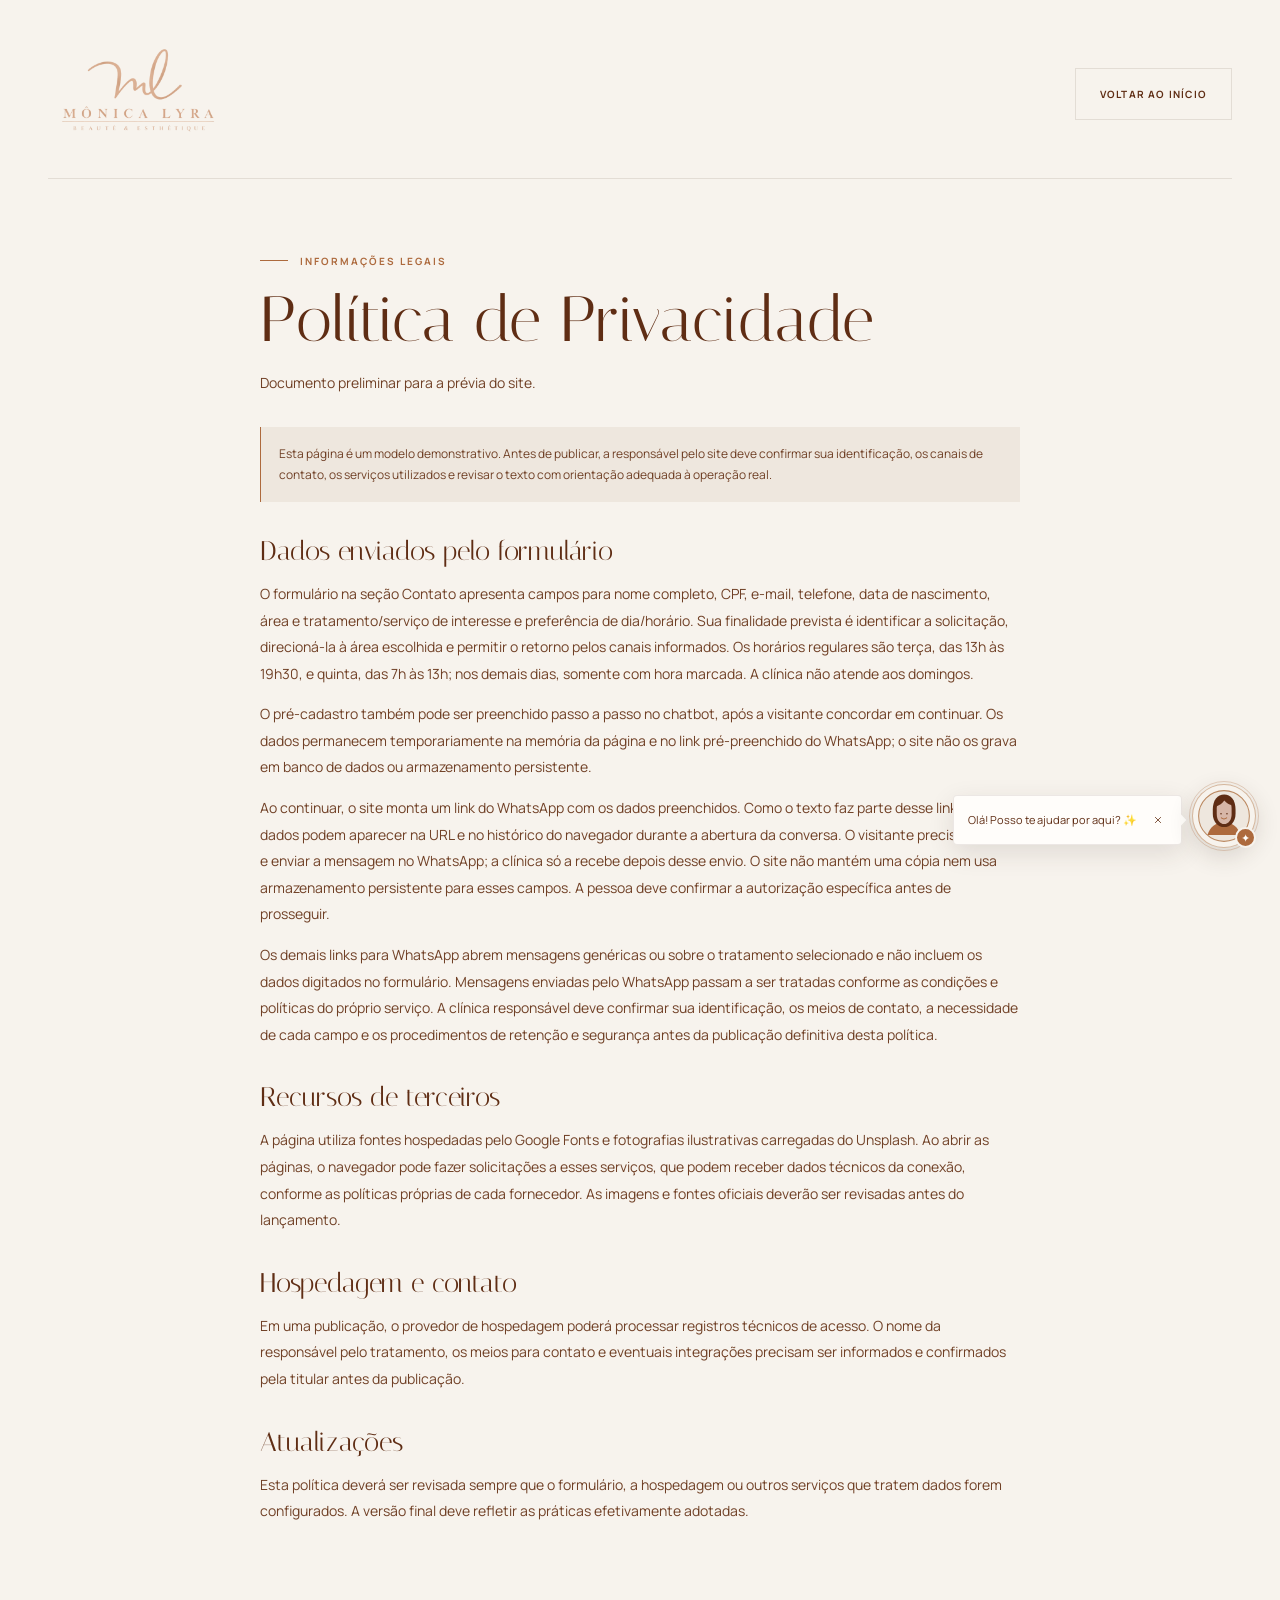
<file: pages/politica-de-privacidade.html>
<!doctype html>
<html lang="pt-BR">
<head>
    <meta charset="utf-8">
    <meta name="viewport" content="width=device-width, initial-scale=1">
    <meta name="theme-color" content="#f5f0e9">
    <meta name="description"
        content="Informações sobre privacidade e tratamento de dados nesta prévia do site Mônica Lyra — Beauté & Esthétique.">
    <meta property="og:type" content="website">
    <meta property="og:locale" content="pt_BR">
    <meta property="og:title" content="Política de Privacidade | Mônica Lyra">
    <meta property="og:description" content="Informações de privacidade da prévia demonstrativa do site.">
    <title>Política de Privacidade | Mônica Lyra — Beauté &amp; Esthétique</title>
    <link rel="icon" type="image/svg+xml" href="../assets/icons/favicon.svg">
    <link rel="preconnect" href="https://fonts.googleapis.com">
    <link rel="preconnect" href="https://fonts.gstatic.com" crossorigin>
    <link
        href="https://fonts.googleapis.com/css2?family=DM+Sans:wght@400;500;600;700&family=Italiana&family=Italianno&family=Manrope:wght@400;500;600;700&display=swap"
        rel="stylesheet">
    <link rel="stylesheet" href="../assets/css/style.css">
    <link rel="stylesheet" href="../assets/css/components.css">
    <link rel="stylesheet" href="../assets/css/responsive.css">
    <link rel="stylesheet" href="../assets/css/assistant-chat.css?v=assistant-20261118-7">
    <script defer src="../assets/js/main.js"></script>
    <script defer src="../assets/js/treatments.js"></script>
    <script defer src="../assets/js/assistant-chat.js?v=assistant-20261118-6"></script>
</head>
<body>
    <a class="skip-link" href="#conteudo">Pular para o conteúdo</a>
    <main class="legal-page" id="conteudo">
        <div class="wrap">
            <header class="legal-header">
                <a class="brand" href="../index.html" aria-label="Mônica Lyra, voltar ao início">
                    <img class="brand-logo" src="../imagens/logo-monica-lyra.png"
                        alt="Logo Mônica Lyra Beauté" decoding="async">
                </a>
                <a class="button button--outline" href="../index.html">Voltar ao início</a>
            </header>
            <article class="legal-content">
                <span class="eyebrow">Informações legais</span>
                <h1>Política de Privacidade</h1>
                <p class="legal-updated">Documento preliminar para a prévia do site.</p>

                <div class="legal-notice">
                    Esta página é um modelo demonstrativo. Antes de publicar, a responsável pelo site deve confirmar
                    sua identificação, os canais de contato, os serviços utilizados e revisar o texto com orientação
                    adequada à operação real.
                </div>

                <h2>Dados enviados pelo formulário</h2>
                <p>
                    O formulário na seção Contato apresenta campos para nome completo, CPF, e-mail,
                    telefone, data de nascimento, área e tratamento/serviço de interesse e preferência de
                    dia/horário. Sua finalidade prevista é identificar a solicitação, direcioná-la à área escolhida e
                    permitir o retorno pelos canais informados. Os horários regulares são terça, das 13h às 19h30,
                    e quinta, das 7h às 13h;
                    nos demais dias, somente com hora marcada. A clínica não atende aos domingos.
                </p>
                <p>
                    O pré-cadastro também pode ser preenchido passo a passo no chatbot, após a visitante concordar
                    em continuar. Os dados permanecem temporariamente na memória da página e no link pré-preenchido
                    do WhatsApp; o site não os grava em banco de dados ou armazenamento persistente.
                </p>
                <p>
                    Ao continuar, o site monta um link do WhatsApp com os dados preenchidos. Como o texto faz parte
                    desse link, os dados podem aparecer na URL e no histórico do navegador durante a abertura da
                    conversa. O visitante precisa revisar e enviar a mensagem no WhatsApp; a clínica só a recebe
                    depois desse envio. O site não mantém uma cópia nem usa armazenamento persistente para esses
                    campos.                     A pessoa deve confirmar a autorização específica antes de prosseguir.
                </p>
                <p>
                    Os demais links para WhatsApp abrem mensagens genéricas ou sobre o tratamento selecionado e não
                    incluem os dados digitados no formulário. Mensagens enviadas pelo WhatsApp passam a ser tratadas
                    conforme as condições e políticas do próprio serviço. A clínica responsável deve confirmar sua
                    identificação, os meios de contato, a necessidade de cada campo e os procedimentos de retenção e
                    segurança antes da publicação definitiva desta política.
                </p>

                <h2>Recursos de terceiros</h2>
                <p>
                    A página utiliza fontes hospedadas pelo Google Fonts e fotografias ilustrativas carregadas do
                    Unsplash. Ao abrir as páginas, o navegador pode fazer solicitações a esses serviços, que podem
                    receber dados técnicos da conexão, conforme as políticas próprias de cada fornecedor. As imagens e
                    fontes oficiais deverão ser revisadas antes do lançamento.
                </p>

                <h2>Hospedagem e contato</h2>
                <p>
                    Em uma publicação, o provedor de hospedagem poderá processar registros técnicos de acesso. O nome
                    da responsável pelo tratamento, os meios para contato e eventuais integrações precisam ser
                    informados e confirmados pela titular antes da publicação.
                </p>

                <h2>Atualizações</h2>
                <p>
                    Esta política deverá ser revisada sempre que o formulário, a hospedagem ou outros serviços que
                    tratem dados forem configurados. A versão final deve refletir as práticas efetivamente adotadas.
                </p>
            </article>
        </div>
    </main>
</body>
</html>
</file>
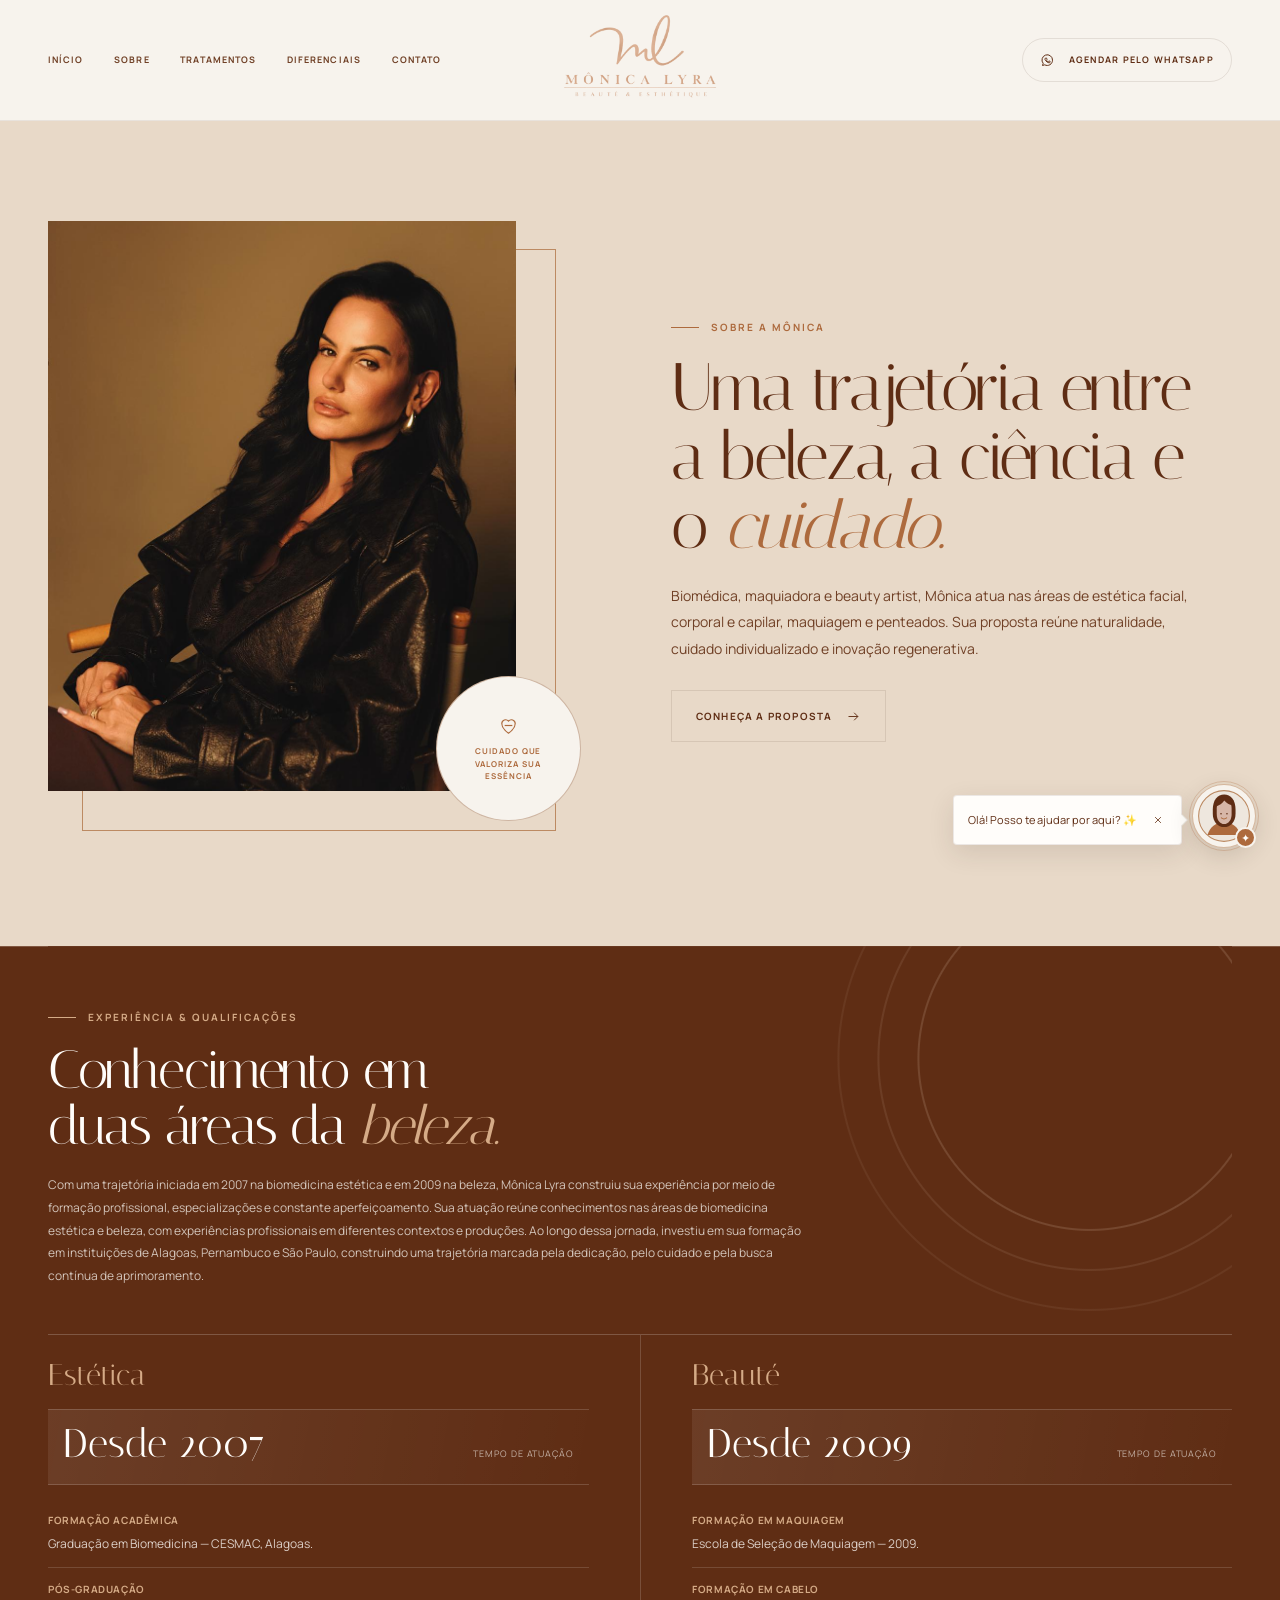
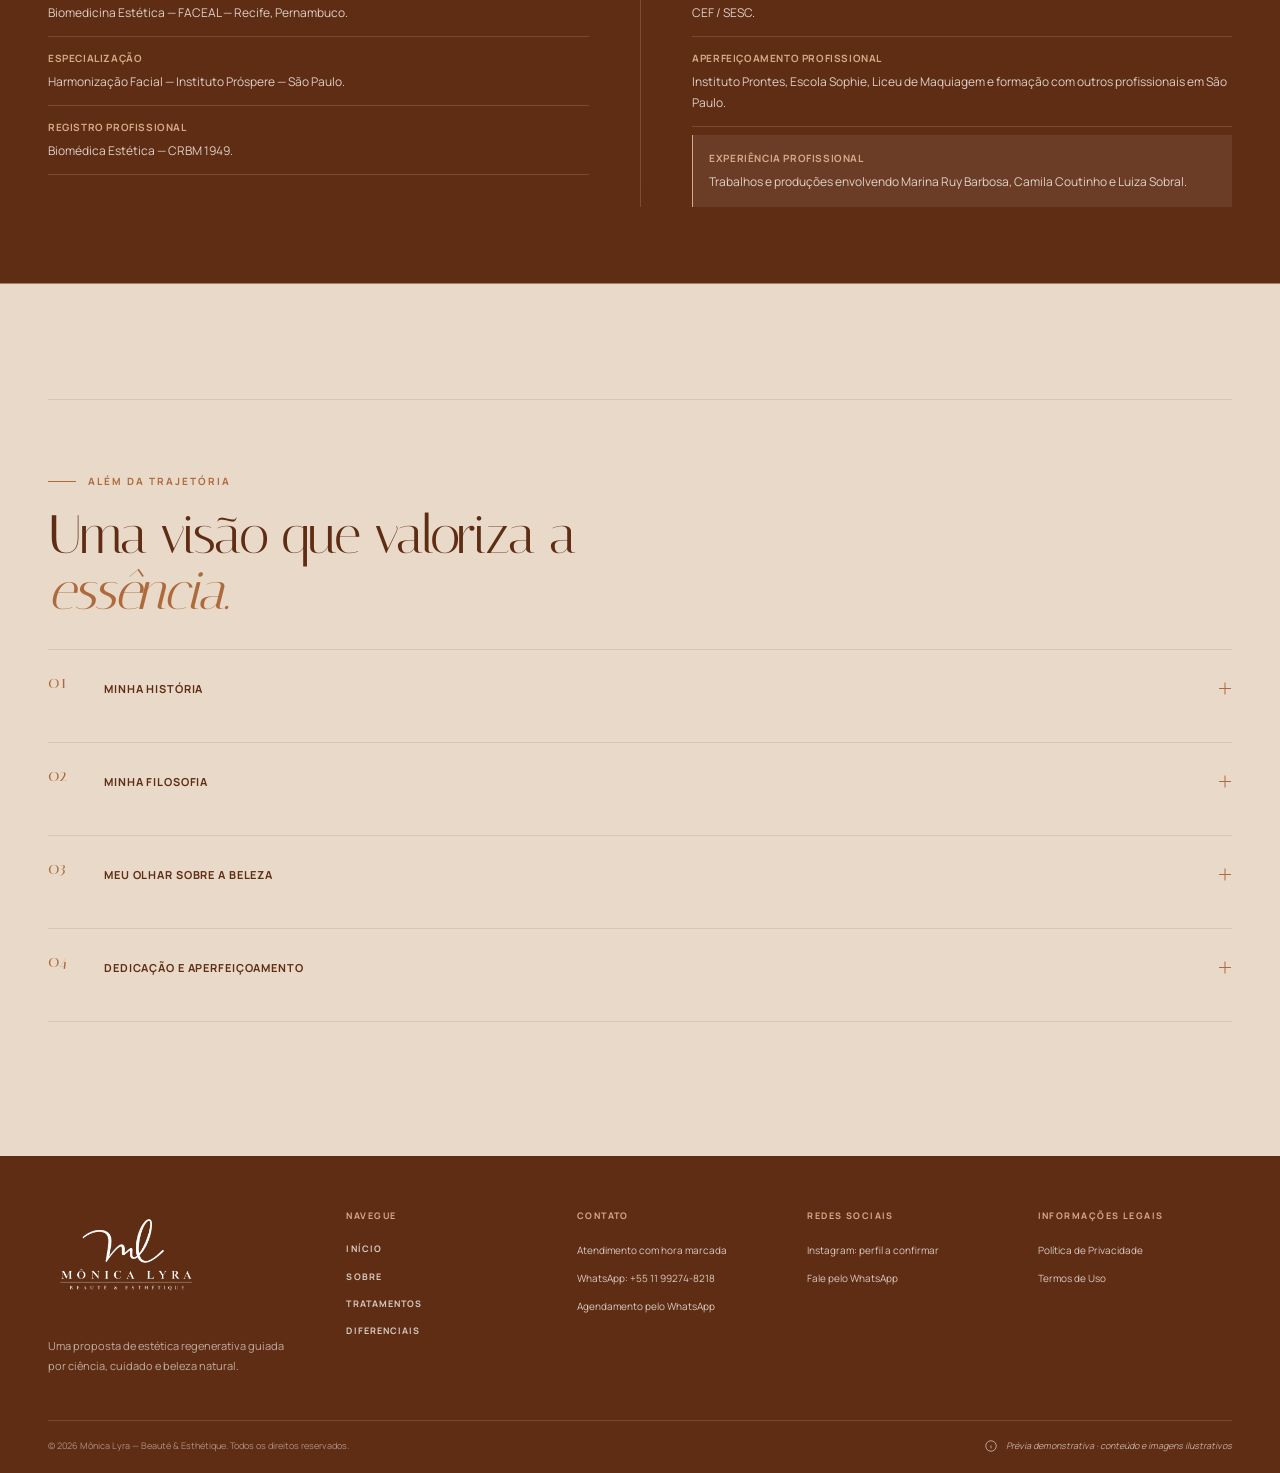
<file: pages/sobre.html>
<!doctype html>
<html lang="pt-BR">

<head>
    <meta charset="utf-8">
    <meta name="viewport" content="width=device-width, initial-scale=1">
    <meta name="theme-color" content="#f5f0e9">
    <meta name="description"
        content="Mônica Lyra — Beauté & Esthétique. Uma proposta de cuidado estético com ciência, delicadeza e beleza natural.">
    <title>MÔNICA LYRA — BEAUTÉ &amp; ESTHÉTIQUE</title>
    <meta property="og:type" content="website">
    <meta property="og:locale" content="pt_BR">
    <meta property="og:title" content="MÔNICA LYRA — BEAUTÉ &amp; ESTHÉTIQUE">
    <meta property="og:description"
        content="Uma proposta de cuidado estético com ciência, delicadeza e beleza natural.">
    <meta property="og:image"
        content="https://images.unsplash.com/photo-1616394584738-fc6e612e71b9?auto=format&amp;fit=crop&amp;w=1200&amp;h=630&amp;q=85">
    <meta property="og:image:alt" content="Imagem ilustrativa de um cuidado facial em ambiente de estética">
    <meta name="twitter:card" content="summary_large_image">
    <link rel="icon" type="image/svg+xml" href="assets/icons/favicon.svg">
    <link rel="preconnect" href="https://fonts.googleapis.com">
    <link rel="preconnect" href="https://fonts.gstatic.com" crossorigin>
    <link
        href="https://fonts.googleapis.com/css2?family=DM+Sans:wght@400;500;600;700&family=Italiana&family=Italianno&family=Manrope:wght@400;500;600;700&display=swap"
        rel="stylesheet">
    <link rel="stylesheet" href="/assets/css/style.css?v=about-credentials-circles-20261110-2">
    <link rel="stylesheet" href="/assets/css/components.css">
    <link rel="stylesheet" href="/assets/css/responsive.css">
    <link rel="stylesheet" href="../assets/css/assistant-chat.css?v=assistant-20261118-7">
    <script defer src="/assets/js/main.js"></script>
    <script defer src="/assets/js/navigation.js"></script>
    <script defer src="/assets/js/about-carousel.js"></script>
    <script defer src="/assets/js/about-accordion.js"></script>
    <script defer src="/assets/js/animations.js"></script>
    <script defer src="/assets/js/forms.js"></script>
    <script defer src="../assets/js/treatments.js"></script>
    <script defer src="../assets/js/assistant-chat.js?v=assistant-20261118-6"></script>
</head>

<body data-service-area="estetica">

    <body>
        <a class="skip-link" href="#conteudo">Pular para o conteúdo</a>
        <header class="site-header">
            <div class="wrap header-inner">
                <button class="menu-toggle" type="button" aria-label="Abrir menu" aria-expanded="false"
                    aria-controls="primary-navigation">
                    <svg viewBox="0 0 24 24" fill="none" stroke="currentColor" stroke-width="1.5" aria-hidden="true">
                        <path d="M3 7h18M3 12h18M3 17h18" />
                    </svg>
                </button>
                <nav class="desktop-nav" id="primary-navigation" aria-label="Navegação principal">
                    <a href="/index.html">Início</a>
                    <a href="/pages/sobre.html">Sobre</a>
                    <a href="/#tratamentos">Tratamentos</a>
                    <a href="/#diferenciais">Diferenciais</a>
                    <a href="/#contato">Contato</a>
                </nav>
                <a class="brand" href="#inicio" aria-label="MÔNICA LYRA — BEAUTÉ & ESTHÉTIQUE, início">
                    <img class="brand-logo" src="../imagens/logo-monica-lyra.png" alt="Logo Mônica Lyra Beauté"
                        decoding="async">
                </a>
                <div class="header-action">
                    <a class="button button--outline" href="#contato" data-whatsapp-link>
                        <svg viewBox="0 0 24 24" fill="none" stroke="currentColor" stroke-width="1.6"
                            aria-hidden="true">
                            <path d="M20 11.5a8.4 8.4 0 0 1-12.4 7.4L4 20l1.1-3.4A8.4 8.4 0 1 1 20 11.5Z" />
                            <path
                                d="M8.8 8.5c.3-.6.5-.6.8-.6h.4c.2 0 .4.1.5.4l.7 1.6c.1.2.1.4-.1.6l-.6.7c-.2.2-.2.4 0 .7.5.8 1.3 1.5 2.1 1.9.2.1.4.1.6-.1l.8-.9c.2-.2.4-.2.6-.1l1.5.7c.3.1.4.3.4.5 0 .3-.1.8-.4 1.1-.4.4-1.1.7-1.8.6-.8-.1-1.8-.5-2.9-1.2-1.3-.8-2.4-2.1-2.8-2.8-.5-.8-.8-1.7-.7-2.3.1-.4.4-.8.9-1Z" />
                        </svg>
                        <span>Agendar pelo WhatsApp</span>
                    </a>
                </div>
            </div>
        </header>

        <section class="about" id="sobre" aria-labelledby="about-title">
            <div class="wrap about-grid">
                <div class="about-visual reveal">
                    <div class="about-slideshow" data-about-carousel role="group"
                        aria-label="Fotografias de Mônica Lyra" aria-roledescription="apresentação de slides">
                        <img class="about-slide is-active" src="/imagens/monica3.jpeg"
                            alt="Mônica Lyra em retrato profissional" loading="eager" decoding="async">
                        <img class="about-slide" src="/imagens/monica1.jpeg" alt="Mônica Lyra em retrato elegante"
                            loading="eager" decoding="async" aria-hidden="true">
                        <img class="about-slide" src="/imagens/monica2.jpeg" alt="Retrato próximo de Mônica Lyra"
                            loading="eager" decoding="async" aria-hidden="true">
                    </div>
                    <div class="about-stamp" aria-label="Cuidado individualizado e acolhedor">
                        <svg viewBox="0 0 24 24" fill="none" stroke="currentColor" stroke-width="1.25"
                            aria-hidden="true">
                            <path d="M12 20s-7-4.3-7-10a4 4 0 0 1 7-2.6A4 4 0 0 1 19 10c0 5.7-7 10-7 10Z" />
                            <path d="M8 12h8" />
                        </svg>
                        <span>Cuidado que valoriza sua essência</span>
                    </div>
                </div>
                <div class="about-copy reveal reveal-delay-1">
                    <span class="eyebrow">Sobre a Mônica</span>
                    <h2 class="display" id="about-title">Uma trajetória entre a beleza, a ciência e o <em>cuidado.</em>
                    </h2>
                    <p class="copy">Biomédica, maquiadora e beauty artist, Mônica atua nas áreas de estética facial,
                        corporal e capilar, maquiagem e penteados. Sua proposta reúne naturalidade, cuidado
                        individualizado e inovação regenerativa.</p>

                    <a class="button button--outline" href="../index.html#contato">Conheça a proposta <svg viewBox="0 0 24 24"
                            fill="none" stroke="currentColor" stroke-width="1.5" aria-hidden="true">
                            <path d="M4 12h15m-6-6 6 6-6 6" />
                        </svg></a>
                </div>
            </div>
            <div class="wrap about-credentials" aria-labelledby="about-credentials-title">
                <div class="about-credentials-heading">
                    <span class="eyebrow">Experiência &amp; qualificações</span>
                    <h2 class="display" id="about-credentials-title">Conhecimento em duas áreas da <em>beleza.</em></h2>
                    <p class="copy">Com uma trajetória iniciada em 2007 na biomedicina estética e em 2009 na beleza,
                        Mônica Lyra construiu sua experiência por meio de formação profissional, especializações e
                        constante aperfeiçoamento. Sua atuação reúne conhecimentos nas áreas de biomedicina estética e
                        beleza, com experiências profissionais em diferentes contextos e produções. Ao longo dessa
                        jornada, investiu em sua formação em instituições de Alagoas, Pernambuco e São Paulo,
                        construindo uma trajetória marcada pela dedicação, pelo cuidado e pela busca contínua de
                        aprimoramento.</p>
                </div>
                <div class="about-credentials-grid">
                    <article class="about-credential">
                        <h3 class="about-credential-title">Estética</h3>
                        <div class="about-credential-years">
                            <span class="about-credential-value">Desde 2007</span>
                            <span class="about-credential-label">tempo de atuação</span>
                        </div>
                        <dl class="about-credential-details">
                            <div class="about-credential-detail">
                                <dt>Formação acadêmica</dt>
                                <dd>Graduação em Biomedicina — CESMAC, Alagoas.</dd>
                            </div>
                            <div class="about-credential-detail">
                                <dt>Pós-graduação</dt>
                                <dd>Biomedicina Estética — FACEAL — Recife, Pernambuco.</dd>
                            </div>
                            <div class="about-credential-detail">
                                <dt>Especialização</dt>
                                <dd>Harmonização Facial — Instituto Próspere — São Paulo.</dd>
                            </div>
                            <div class="about-credential-detail">
                                <dt>Registro profissional</dt>
                                <dd>Biomédica Estética — CRBM 1949.</dd>
                            </div>
                        </dl>
                    </article>
                    <article class="about-credential">
                        <h3 class="about-credential-title">Beauté</h3>
                        <div class="about-credential-years">
                            <span class="about-credential-value">Desde 2009</span>
                            <span class="about-credential-label">tempo de atuação</span>
                        </div>
                        <dl class="about-credential-details">
                            <div class="about-credential-detail">
                                <dt>Formação em maquiagem</dt>
                                <dd>Escola de Seleção de Maquiagem — 2009.</dd>
                            </div>
                            <div class="about-credential-detail">
                                <dt>Formação em cabelo</dt>
                                <dd>CEF / SESC.</dd>
                            </div>
                            <div class="about-credential-detail">
                                <dt>Aperfeiçoamento profissional</dt>
                                <dd>Instituto Prontes, Escola Sophie, Liceu de Maquiagem e formação com outros
                                    profissionais em São Paulo.</dd>
                            </div>
                            <div class="about-credential-detail">
                                <dt>Experiência profissional</dt>
                                <dd>Trabalhos e produções envolvendo Marina Ruy Barbosa, Camila Coutinho e Luiza Sobral.
                                </dd>
                            </div>
                        </dl>
                    </article>
                </div>
            </div>
            <div class="wrap about-accordion-section" aria-labelledby="about-accordion-title">
                <div class="about-accordion-heading">
                    <span class="eyebrow">Além da trajetória</span>
                    <h2 class="display" id="about-accordion-title">Uma visão que valoriza a <em>essência.</em></h2>
                </div>
                <div class="about-points" data-about-accordion>
                    <div class="about-point">
                        <span class="point-index">01</span>
                        <button class="about-accordion-trigger" id="about-story-trigger" type="button"
                            aria-expanded="false" aria-controls="about-story-panel">
                            <span class="about-accordion-label">Minha história</span>
                            <span class="about-accordion-icon" aria-hidden="true"></span>
                        </button>
                        <div class="about-accordion-panel" id="about-story-panel" aria-labelledby="about-story-trigger"
                            aria-hidden="true" inert>
                            <div class="about-accordion-content">
                                <p class="about-accordion-copy">Iniciei minha trajetória profissional como biomédica
                                    após concluir a graduação pelo CESMAC, atuando no Hospital do Açúcar, em Maceió,
                                    onde fui responsável pelo setor de Análises Clínicas.

                                    Em 2017, tornei-me biomédica esteta pela FACEAL, em Recife, Pernambuco.
                                    Posteriormente, em São Paulo, aprimorei minha formação por meio de cursos de
                                    capacitação e especialização nas áreas de Harmonização Facial e Corporal, além de
                                    Tricologia.

                                    Também realizei diversas capacitações voltadas à promoção da saúde e do bem-estar.

                                    Paralelamente à minha atuação na Biomedicina, sou empresária e profissional no
                                    segmento de serviços de beleza, com especialização em maquiagem e penteados.

                                    São mais de 20 anos de experiência dedicados às áreas de saúde, beleza e bem-estar.
                                </p>
                            </div>
                        </div>
                    </div>
                    <div class="about-point">
                        <span class="point-index">02</span>
                        <button class="about-accordion-trigger" id="about-philosophy-trigger" type="button"
                            aria-expanded="false" aria-controls="about-philosophy-panel">
                            <span class="about-accordion-label">Minha filosofia</span>
                            <span class="about-accordion-icon" aria-hidden="true"></span>
                        </button>
                        <div class="about-accordion-panel" id="about-philosophy-panel"
                            aria-labelledby="about-philosophy-trigger" aria-hidden="true" inert>
                            <div class="about-accordion-content">
                                <p class="about-accordion-copy">Acredito em um cuidado individualizado, guiado pela
                                    escuta, pela naturalidade e por uma avaliação responsável. Cada plano deve respeitar
                                    as características e os objetivos de quem me procura.</p>
                            </div>
                        </div>
                    </div>
                    <div class="about-point">
                        <span class="point-index">03</span>
                        <button class="about-accordion-trigger" id="about-beauty-trigger" type="button"
                            aria-expanded="false" aria-controls="about-beauty-panel">
                            <span class="about-accordion-label">Meu olhar sobre a beleza</span>
                            <span class="about-accordion-icon" aria-hidden="true"></span>
                        </button>
                        <div class="about-accordion-panel" id="about-beauty-panel"
                            aria-labelledby="about-beauty-trigger" aria-hidden="true" inert>
                            <div class="about-accordion-content">
                                <p class="about-accordion-copy">Minha atuação reúne a estética facial, corporal e
                                    capilar com maquiagem e penteados. Em cada área, busco valorizar a beleza
                                    individual com atenção às preferências de cada pessoa.</p>
                            </div>
                        </div>
                    </div>
                    <div class="about-point">
                        <span class="point-index">04</span>
                        <button class="about-accordion-trigger" id="about-dedication-trigger" type="button"
                            aria-expanded="false" aria-controls="about-dedication-panel">
                            <span class="about-accordion-label">Dedicação e aperfeiçoamento</span>
                            <span class="about-accordion-icon" aria-hidden="true"></span>
                        </button>
                        <div class="about-accordion-panel" id="about-dedication-panel"
                            aria-labelledby="about-dedication-trigger" aria-hidden="true" inert>
                            <div class="about-accordion-content">
                                <p class="about-accordion-copy">Minha trajetória reúne formação em Biomedicina,
                                    Biomedicina Estética e Harmonização Facial, além de cursos nas áreas de maquiagem e
                                    cabelo. O aperfeiçoamento profissional acompanha meu trabalho nas áreas de Estética
                                    e Beauté.</p>
                            </div>
                        </div>
                    </div>
                </div>
            </div>
        </section>

        <footer class="site-footer">
            <div class="wrap">
                <div class="footer-top">
                    <div>
                        <a class="brand" href="#inicio" aria-label="MÔNICA LYRA — BEAUTÉ & ESTHÉTIQUE, início">
                            <img class="brand-logo" src="../imagens/logo-monica-lyra.png" alt="Logo Mônica Lyra Beauté"
                                loading="lazy" decoding="async">
                        </a>
                        <p class="footer-brand-copy">Uma proposta de estética regenerativa guiada por ciência, cuidado e
                            beleza natural.</p>
                    </div>
                    <div class="footer-column">
                        <h3>Navegue</h3>
                        <nav class="footer-nav" aria-label="Navegação do rodapé">
                            <a href="#inicio">Início</a><a href="#sobre">Sobre</a><a
                                href="#tratamentos">Tratamentos</a><a href="#diferenciais">Diferenciais</a>
                        </nav>
                    </div>
                    <div class="footer-column">
                        <h3>Contato</h3>
                        <p>Atendimento com hora marcada</p>
                        <p>WhatsApp: +55 11 99274-8218</p>
                        <a href="../index.html#contato">Agendamento pelo WhatsApp</a>
                    </div>
                    <div class="footer-column">
                        <h3>Redes sociais</h3>
                        <p>Instagram: perfil a confirmar</p>
                        <a href="../index.html#contato">Fale pelo WhatsApp</a>
                    </div>
                    <div class="footer-column">
                        <h3>Informações legais</h3>
                        <a href="pages/politica-de-privacidade.html">Política de Privacidade</a>
                        <a href="pages/termos-de-uso.html">Termos de Uso</a>
                    </div>
                </div>
                <div class="footer-bottom">
                    <p>© <span id="current-year"></span> Mônica Lyra — Beauté &amp; Esthétique. Todos os direitos
                        reservados.</p>
                    <p class="demo-note"><svg viewBox="0 0 24 24" fill="none" stroke="currentColor" stroke-width="1.5"
                            aria-hidden="true">
                            <circle cx="12" cy="12" r="9" />
                            <path d="M12 11v5m0-8h.01" />
                        </svg>Prévia demonstrativa · conteúdo e imagens ilustrativos</p>
                </div>
            </div>
        </footer>
    </body>

</html>
</file>
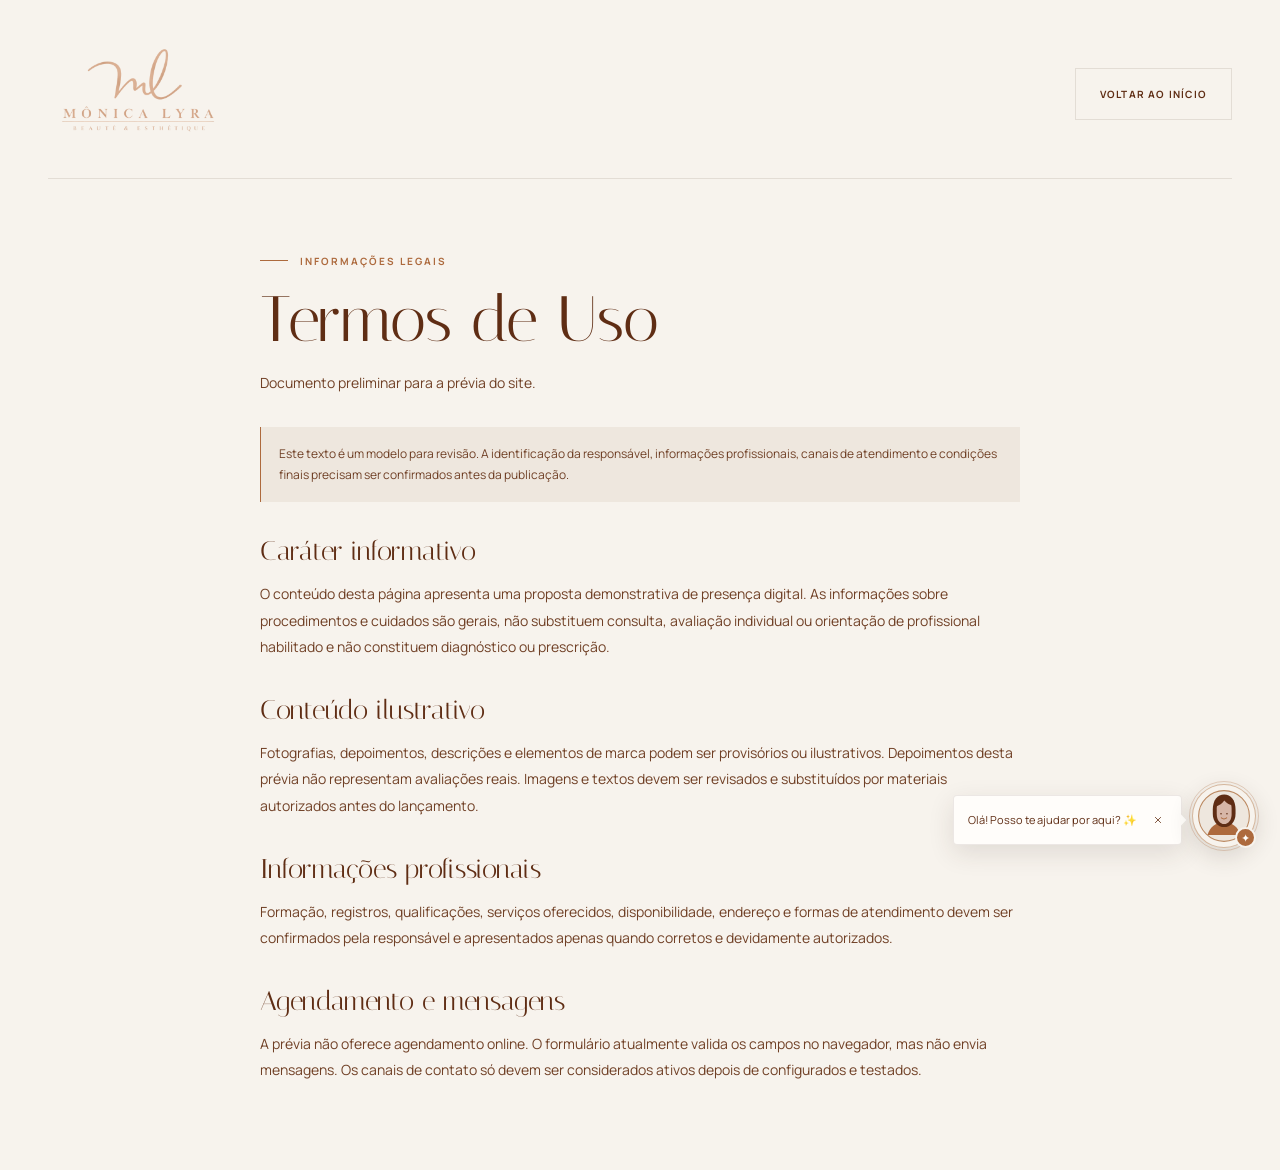
<file: pages/termos-de-uso.html>
<!doctype html>
<html lang="pt-BR">
<head>
    <meta charset="utf-8">
    <meta name="viewport" content="width=device-width, initial-scale=1">
    <meta name="theme-color" content="#f5f0e9">
    <meta name="description"
        content="Termos de uso preliminares da prévia do site Mônica Lyra — Beauté & Esthétique.">
    <meta property="og:type" content="website">
    <meta property="og:locale" content="pt_BR">
    <meta property="og:title" content="Termos de Uso | Mônica Lyra">
    <meta property="og:description" content="Termos preliminares para a prévia demonstrativa do site.">
    <title>Termos de Uso | Mônica Lyra — Beauté &amp; Esthétique</title>
    <link rel="icon" type="image/svg+xml" href="../assets/icons/favicon.svg">
    <link rel="preconnect" href="https://fonts.googleapis.com">
    <link rel="preconnect" href="https://fonts.gstatic.com" crossorigin>
    <link
        href="https://fonts.googleapis.com/css2?family=DM+Sans:wght@400;500;600;700&family=Italiana&family=Italianno&family=Manrope:wght@400;500;600;700&display=swap"
        rel="stylesheet">
    <link rel="stylesheet" href="../assets/css/style.css">
    <link rel="stylesheet" href="../assets/css/components.css">
    <link rel="stylesheet" href="../assets/css/responsive.css">
    <link rel="stylesheet" href="../assets/css/assistant-chat.css?v=assistant-20261118-7">
    <script defer src="../assets/js/main.js"></script>
    <script defer src="../assets/js/treatments.js"></script>
    <script defer src="../assets/js/assistant-chat.js?v=assistant-20261118-6"></script>
</head>
<body>
    <a class="skip-link" href="#conteudo">Pular para o conteúdo</a>
    <main class="legal-page" id="conteudo">
        <div class="wrap">
            <header class="legal-header">
                <a class="brand" href="../index.html" aria-label="Mônica Lyra, voltar ao início">
                    <img class="brand-logo" src="../imagens/logo-monica-lyra.png"
                        alt="Logo Mônica Lyra Beauté" decoding="async">
                </a>
                <a class="button button--outline" href="../index.html">Voltar ao início</a>
            </header>
            <article class="legal-content">
                <span class="eyebrow">Informações legais</span>
                <h1>Termos de Uso</h1>
                <p class="legal-updated">Documento preliminar para a prévia do site.</p>

                <div class="legal-notice">
                    Este texto é um modelo para revisão. A identificação da responsável, informações profissionais,
                    canais de atendimento e condições finais precisam ser confirmados antes da publicação.
                </div>

                <h2>Caráter informativo</h2>
                <p>
                    O conteúdo desta página apresenta uma proposta demonstrativa de presença digital. As informações
                    sobre procedimentos e cuidados são gerais, não substituem consulta, avaliação individual ou
                    orientação de profissional habilitado e não constituem diagnóstico ou prescrição.
                </p>

                <h2>Conteúdo ilustrativo</h2>
                <p>
                    Fotografias, depoimentos, descrições e elementos de marca podem ser provisórios ou ilustrativos.
                    Depoimentos desta prévia não representam avaliações reais. Imagens e textos devem ser revisados e
                    substituídos por materiais autorizados antes do lançamento.
                </p>

                <h2>Informações profissionais</h2>
                <p>
                    Formação, registros, qualificações, serviços oferecidos, disponibilidade, endereço e formas de
                    atendimento devem ser confirmados pela responsável e apresentados apenas quando corretos e
                    devidamente autorizados.
                </p>

                <h2>Agendamento e mensagens</h2>
                <p>
                    A prévia não oferece agendamento online. O formulário atualmente valida os campos no navegador,
                    mas não envia mensagens. Os canais de contato só devem ser considerados ativos depois de
                    configurados e testados.
                </p>
            </article>
        </div>
    </main>
</body>
</html>
</file>
<file: assets/css/style.css>
:root {
    --ink: #5F2D14;
    --ink-soft: #704026;
    --bronze: #ad6a3d;
    --bronze-light: #bc8a62;
    --sand: #e8d9c8;
    --rose: #d7b6a7;
    --paper: #f7f3ed;
    --cream: #eee7de;
    --white: #fffdfa;
    --line: rgba(82, 60, 46, .12);
    --ease-smooth: cubic-bezier(.22, 1, .36, 1);
    --serif: "Italiana", Georgia, serif;
    --sans: "Manrope", "DM Sans", sans-serif;
    --content: 1240px;
}



*,
*::before,
*::after {
    box-sizing: border-box;
}



html {
    scroll-behavior: smooth;
    scroll-padding-top: 116px;
}



body {
    margin: 0;
    color: var(--ink);
    background: var(--paper);
    font-family: var(--sans);
    font-size: 15px;
    line-height: 1.7;
    -webkit-font-smoothing: antialiased;
}



body.menu-open {
    overflow: hidden;
}



a {
    color: inherit;
    text-decoration: none;
}



button {
    font: inherit;
}



img {
    display: block;
    width: 100%;
}



::selection {
    color: var(--white);
    background: var(--bronze);
}



.wrap {
    width: min(var(--content), calc(100% - 96px));
    margin-inline: auto;
}



.eyebrow {
    display: inline-flex;
    align-items: center;
    gap: 12px;
    color: var(--bronze);
    font-size: 10px;
    font-weight: 700;
    letter-spacing: .2em;
    line-height: 1.4;
    text-transform: uppercase;
}



.eyebrow::before {
    width: 28px;
    height: 1px;
    background: currentColor;
    content: "";
}



.display {
    margin: 18px 0 22px;
    font-family: var(--serif);
    font-size: clamp(44px, 5.2vw, 72px);
    font-weight: 400;
    letter-spacing: -.035em;
    line-height: 1.04;
}



.display em {
    color: var(--bronze);
    font-weight: 400;
}



.copy {
    max-width: 520px;
    color: var(--ink-soft);
    font-size: 14px;
    line-height: 1.9;
}



/* Hero */
.hero {
    position: relative;
    min-height: min(720px, calc(100svh - 116px));
    overflow: hidden;
    background: var(--ink);
    color: var(--white);
}



.hero-photo {
    position: absolute;
    inset: 0 0 0 42%;
    overflow: hidden;
    background: var(--ink);
}

.hero-photo::before {
    position: absolute;
    inset: 0;
    z-index: 2;
    background: linear-gradient(
        90deg,
        rgba(47, 33, 25, .48) 0%,
        rgba(47, 33, 25, .2) 20%,
        transparent 48%
    );
    content: "";
    pointer-events: none;
}

.hero-photo img {
    position: relative;
    z-index: 1;
    width: 100%;
    height: 100%;
    object-fit: cover;
    object-position: 70% 18%;
    translate: 0 var(--hero-photo-parallax, 0px);
    animation: hero-photo-drift 42s ease-in-out infinite alternate;
    will-change: transform;
}

@keyframes hero-photo-drift {
    from {
        transform: scale(1);
    }

    to {
        transform: scale(1.045);
    }
}



.hero-inner {
    position: relative;
    z-index: 3;
    display: flex;
    min-height: min(720px, calc(100svh - 116px));
    align-items: center;
    padding-block: 84px;
}



.hero-content {
    max-width: 590px;
}



.hero .eyebrow {
    color: #e5c4a4;
    translate: 0 var(--hero-eyebrow-parallax, 0px);
}



.hero-title {
    max-width: 680px;
    margin: 26px 0 22px;
    font-family: var(--serif);
    font-size: clamp(58px, 7vw, 100px);
    font-weight: 400;
    letter-spacing: -.04em;
    line-height: .96;
    translate: 0 var(--hero-title-parallax, 0px);
}



.hero-title em {
    color: #e6c6a9;
    font-weight: 400;
}



.hero-copy {
    max-width: 440px;
    margin: 0 0 32px;
    color: rgba(255, 253, 250, .82);
    font-size: 14px;
    line-height: 1.9;
    translate: 0 var(--hero-copy-parallax, 0px);
}



.hero .button {
    background: var(--sand);
    border-color: var(--sand);
    color: var(--ink);
    translate: 0 var(--hero-button-parallax, 0px);
}



.hero .button:hover {
    background: var(--white);
    border-color: var(--white);
}



.hero-note {
    position: absolute;
    right: 0;
    bottom: 38px;
    color: rgba(255, 253, 250, .8);
    font-size: 9px;
    letter-spacing: .16em;
    text-transform: uppercase;
    translate: 0 var(--hero-note-parallax, 0px);
    writing-mode: vertical-rl;
}



.hero-note::after {
    display: inline-block;
    width: 1px;
    height: 42px;
    margin-top: 12px;
    background: currentColor;
    content: "";
}



/* Intro strip */
.intro-strip {
    padding-block: 24px;
    background: var(--sand);
}



.intro-strip-inner {
    display: flex;
    align-items: center;
    justify-content: center;
    gap: clamp(22px, 5vw, 78px);
}



.intro-item {
    display: flex;
    align-items: center;
    gap: 12px;
    color: var(--ink-soft);
    font-size: 9px;
    font-weight: 700;
    letter-spacing: .14em;
    text-transform: uppercase;
}



.intro-item svg {
    width: 18px;
    height: 18px;
    color: var(--bronze);
    stroke-width: 1.2;
}



.intro-separator {
    width: 3px;
    height: 3px;
    border-radius: 50%;
    background: var(--bronze);
}



/* Treatments */
.section {
    padding-block: 118px;
}



.section-heading {
    display: flex;
    align-items: end;
    justify-content: space-between;
    gap: 36px;
    margin-bottom: 50px;
}



.section-heading .display {
    max-width: 560px;
    margin-bottom: 0;
    font-size: clamp(48px, 5vw, 68px);
}



.section-heading .copy {
    max-width: 360px;
    margin-bottom: 4px;
}



.treatments-grid {
    display: grid;
    grid-template-columns: repeat(6, 1fr);
    gap: 19px;
}



.treatment-card {
    position: relative;
    min-height: 420px;
    grid-column: span 2;
    overflow: hidden;
    background: var(--cream);
    color: var(--white);
}



:where(.treatments-grid[data-card-count="5"]) .treatment-card:nth-child(n+4) {
    grid-column: span 3;
    min-height: 380px;
}

:where(.treatments-grid[data-card-count="4"]) .treatment-card,
:where(.treatments-grid[data-card-count="2"]) .treatment-card {
    grid-column: span 3;
}

:where(.treatments-grid[data-card-count="1"]) .treatment-card {
    grid-column: span 6;
}



.treatment-card img {
    position: absolute;
    inset: 0;
    height: 100%;
    object-fit: cover;
    transition: transform 1s var(--ease-smooth);
}



.treatment-card:hover img {
    transform: scale(1.025);
}



.treatment-card::after {
    position: absolute;
    inset: 0;
    background: linear-gradient(0deg, rgba(41, 28, 21, .86), rgba(41, 28, 21, .06) 74%);
    content: "";
}



.treatment-number {
    position: absolute;
    z-index: 1;
    top: 22px;
    left: 24px;
    color: rgba(255, 253, 250, .82);
    font-family: var(--serif);
    font-size: 17px;
}



.treatment-content {
    position: absolute;
    z-index: 1;
    right: 25px;
    bottom: 24px;
    left: 25px;
}



.treatment-content h3 {
    margin: 0 0 7px;
    font-family: var(--serif);
    font-size: 29px;
    font-weight: 400;
    line-height: 1.1;
}



.treatment-content p {
    max-width: min(380px, calc(100% - 48px));
    margin: 0;
    color: rgba(255, 253, 250, .78);
    font-size: 11px;
    line-height: 1.65;
}



.card-arrow {
    position: absolute;
    z-index: 2;
    right: 24px;
    bottom: 29px;
    display: grid;
    width: 38px;
    height: 38px;
    place-items: center;
    border: .5px solid rgba(255, 255, 255, .48);
    border-radius: 50%;
    color: var(--white);
    transition: background .4s var(--ease-smooth), color .4s var(--ease-smooth);
    padding: 0;
    background: transparent;
    cursor: pointer;
}



.card-arrow svg {
    width: 15px;
    height: 15px;
}



.treatment-card:hover .card-arrow,
.treatment-card:focus-within .card-arrow {
    background: var(--white);
    color: var(--ink);
}



/* About */
.about {
    padding-block: 100px;
    background: var(--sand);
}



.about-grid {
    display: grid;
    grid-template-columns: .95fr 1.05fr;
    align-items: center;
    gap: clamp(60px, 9vw, 132px);
}



.about-visual {
    position: relative;
    min-height: 610px;
    padding: 0 40px 40px 0;
}



.about-visual::before {
    position: absolute;
    inset: 28px 0 0 34px;
    border: .5px solid var(--bronze-light);
    content: "";
}



.about-slideshow {
    position: relative;
    z-index: 1;
    height: 570px;
    overflow: hidden;
}



.about-visual img {
    position: absolute;
    inset: 0;
    z-index: 1;
    width: 100%;
    height: 100%;
    object-fit: cover;
    object-position: center 35%;
    opacity: 0;
    transition: opacity 1.9s cubic-bezier(.4, 0, .2, 1);
}



.about-visual img.is-active {
    z-index: 2;
    opacity: 1;
}



.about-stamp {
    position: absolute;
    z-index: 2;
    right: -25px;
    bottom: 10px;
    display: grid;
    width: 145px;
    height: 145px;
    align-content: center;
    justify-items: center;
    border: .5px solid rgba(156, 104, 69, .45);
    border-radius: 50%;
    background: var(--paper);
    color: var(--bronze);
    text-align: center;
}



.about-stamp span {
    max-width: 95px;
    font-size: 8px;
    font-weight: 700;
    letter-spacing: .12em;
    line-height: 1.6;
    text-transform: uppercase;
}



.about-stamp svg {
    width: 23px;
    height: 23px;
    margin-bottom: 8px;
}



.about-copy .display {
    max-width: 520px;
}



.about-copy>.copy {
    margin-bottom: 28px;
}



.about-credentials {
    margin-top: clamp(72px, 9vw, 120px);
    padding-top: clamp(38px, 5vw, 64px);
    padding-bottom: clamp(48px, 6vw, 76px);
    background:
        radial-gradient(circle at 88% 12%,
            transparent 0 170px,
            rgba(231, 205, 182, .16) 171px 172px,
            transparent 173px 210px,
            rgba(231, 205, 182, .1) 211px 212px,
            transparent 213px 250px,
            rgba(231, 205, 182, .07) 251px 252px,
            transparent 253px),
        var(--ink);
    box-shadow: 0 0 0 100vmax var(--ink);
    clip-path: inset(0 -100vmax);
    color: var(--white);
}



.about-credentials-heading {
    display: grid;
    max-width: 940px;
    grid-template-columns: minmax(0, 1.1fr) minmax(280px, .9fr);
    align-items: end;
    column-gap: clamp(36px, 7vw, 92px);
    margin-bottom: 46px;
}

.about-credentials-heading .eyebrow {
    grid-column: 1 / -1;
    color: #d5ab87;
}



.about-credentials-heading .display {
    margin: 18px 0 0;
    color: var(--white);
    font-size: clamp(38px, 4.2vw, 54px);
}

.about-credentials-heading .display em {
    color: #d5ab87;
}



.about-credentials-heading .copy {
    grid-column: 1 / -1;
    max-width: 760px;
    margin: 20px 0 0;
    color: rgba(255, 253, 250, .72);
    font-size: 12px;
    line-height: 1.9;
}



.about-credentials-grid {
    display: grid;
    grid-template-columns: repeat(2, minmax(0, 1fr));
}



.about-credential {
    min-width: 0;
    padding: 23px clamp(24px, 4vw, 56px) 0 0;
    border-top: .5px solid rgba(255, 255, 255, .2);
}



.about-credential+.about-credential {
    padding-right: 0;
    padding-left: clamp(24px, 4vw, 56px);
    border-left: .5px solid rgba(255, 255, 255, .16);
}



.about-credential-title {
    margin: 0 0 17px;
    color: #d5ab87;
    font-family: var(--serif);
    font-size: 30px;
    font-weight: 400;
    line-height: 1.15;
}



.about-credential-years {
    display: flex;
    min-height: 76px;
    align-items: baseline;
    justify-content: space-between;
    gap: 12px;
    margin-bottom: 14px;
    padding: 12px 15px;
    border-block: .5px solid rgba(255, 255, 255, .16);
    background: linear-gradient(100deg, rgba(255, 253, 250, .08), rgba(255, 253, 250, 0));
}



.about-credential-value {
    color: var(--white);
    font-family: var(--serif);
    font-size: clamp(28px, 3.2vw, 40px);
    line-height: 1.1;
    white-space: nowrap;
}



.about-credential-label {
    margin-left: auto;
    color: rgba(255, 253, 250, .62);
    font-size: 9px;
    letter-spacing: .1em;
    text-align: right;
    text-transform: uppercase;
}



.about-credential-details {
    margin: 0;
}



.about-credential-detail {
    padding-block: 13px;
    border-bottom: .5px solid rgba(255, 255, 255, .14);
}



.about-credential-detail dt {
    margin-bottom: 4px;
    color: #d5ab87;
    font-size: 10px;
    font-weight: 700;
    letter-spacing: .06em;
    text-transform: uppercase;
}



.about-credential-detail dd {
    margin: 0;
    color: rgba(255, 253, 250, .78);
    font-size: 12px;
    line-height: 1.75;
}

.about-credential:last-child .about-credential-detail:last-child {
    margin-top: 8px;
    padding: 15px 16px;
    border: 0;
    border-left: 1px solid #d5ab87;
    background: rgba(255, 253, 250, .08);
}



.about-accordion-section {
    margin-top: clamp(72px, 9vw, 120px);
    padding-top: clamp(38px, 5vw, 64px);
    border-top: .5px solid var(--line);
}



.about-accordion-heading {
    max-width: 680px;
    margin-bottom: 30px;
}



.about-accordion-heading .display {
    margin-bottom: 0;
    font-size: clamp(38px, 4.2vw, 54px);
}



.about-points {
    display: grid;
    gap: 0;
    margin: 0 0 34px;
    border-top: .5px solid var(--line);
}



.about-point {
    display: grid;
    grid-template-columns: 42px 1fr;
    gap: 14px;
    padding-block: 17px;
    border-bottom: .5px solid var(--line);
}



.about-point .point-index {
    color: var(--bronze);
    font-family: var(--serif);
    font-size: 18px;
}



.about-accordion-trigger {
    display: flex;
    grid-column: 2;
    min-width: 0;
    min-height: 44px;
    align-items: center;
    justify-content: space-between;
    gap: 16px;
    padding: 0;
    border: 0;
    color: inherit;
    background: transparent;
    text-align: left;
    cursor: pointer;
}



.about-accordion-trigger:focus-visible {
    outline: 1px solid var(--bronze);
    outline-offset: 4px;
}



.about-accordion-label {
    font-size: 11px;
    font-weight: 700;
    letter-spacing: .08em;
    text-transform: uppercase;
}



.about-accordion-icon {
    position: relative;
    width: 14px;
    height: 14px;
    flex: 0 0 14px;
    color: var(--bronze);
}



.about-accordion-icon::before,
.about-accordion-icon::after {
    position: absolute;
    top: 6px;
    left: 1px;
    width: 12px;
    height: 1px;
    background: currentColor;
    content: "";
    transition: transform .35s var(--ease-smooth);
}



.about-accordion-icon::after {
    transform: rotate(90deg);
}



.about-accordion-trigger[aria-expanded="true"] .about-accordion-icon::after {
    transform: rotate(0);
}



.about-accordion-panel {
    display: grid;
    grid-column: 2;
    grid-template-rows: 0fr;
    opacity: 0;
    visibility: hidden;
    transition: grid-template-rows .45s var(--ease-smooth), opacity .3s ease,
        visibility 0s linear .45s;
}



.about-point.is-open .about-accordion-panel {
    grid-template-rows: 1fr;
    opacity: 1;
    visibility: visible;
    transition: grid-template-rows .45s var(--ease-smooth), opacity .35s ease .08s,
        visibility 0s;
}



.about-accordion-content {
    min-height: 0;
    overflow: hidden;
    padding-top: 0;
    transition: padding-top .45s var(--ease-smooth);
}



.about-point.is-open .about-accordion-content {
    padding-top: 8px;
}



.about-accordion-copy {
    margin: 0 0 10px;
    color: var(--ink-soft);
    font-size: 11px;
    line-height: 1.7;
}



.about-accordion-copy:last-child {
    margin-bottom: 0;
}



.about-accordion-copy strong {
    color: var(--ink);
    font-weight: 600;
}



.demo-note {
    display: inline-flex;
    gap: 8px;
    align-items: center;
    color: #786351;
    font-size: 9px;
    font-style: italic;
}



.demo-note svg {
    flex: 0 0 auto;
    width: 14px;
    height: 14px;
}



/* Differentials */
.differentials {
    position: relative;
    overflow: hidden;
    padding-block: 108px;
    background: var(--ink);
    color: var(--white);
}



.differentials::before {
    position: absolute;
    top: -230px;
    right: -170px;
    width: 500px;
    height: 500px;
    border: .5px solid rgba(231, 205, 182, .16);
    border-radius: 50%;
    box-shadow: 0 0 0 32px rgba(0, 0, 0, 0), 0 0 0 33px rgba(231, 205, 182, .1), 0 0 0 76px rgba(0, 0, 0, 0), 0 0 0 77px rgba(231, 205, 182, .07);
    content: "";
}



.differentials .eyebrow {
    color: #d5ab87;
}



.differentials .display {
    max-width: 650px;
    margin-bottom: 52px;
}



.differentials .display em {
    color: #d5ab87;
}



.differential-grid {
    position: relative;
    z-index: 1;
    display: grid;
    grid-template-columns: repeat(4, 1fr);
    border-top: .5px solid rgba(255, 255, 255, .16);
}



.differential-item {
    min-height: 218px;
    padding: 32px 28px 10px 0;
    border-right: .5px solid rgba(255, 255, 255, .16);
}



.differential-item+.differential-item {
    padding-left: 28px;
}



.differential-item:last-child {
    border-right: 0;
}



.differential-item svg {
    width: 27px;
    height: 27px;
    margin-bottom: 28px;
    color: #d5ab87;
    stroke-width: 1.15;
}



.differential-item h3 {
    margin: 0 0 10px;
    font-family: var(--serif);
    font-size: 24px;
    font-weight: 400;
}



.differential-item p {
    max-width: 220px;
    margin: 0;
    color: rgba(255, 253, 250, .68);
    font-size: 11px;
    line-height: 1.8;
}



/* Client journey */
.journey {
    position: relative;
    overflow: hidden;
    padding-block: 132px;
    isolation: isolate;
    background: var(--ink);
    color: var(--white);
}



.journey-artwork {
    position: absolute;
    z-index: -1;
    top: 50%;
    right: -24%;
    width: min(91vw, 1080px);
    height: auto;
    overflow: visible;
    color: var(--bronze-light);
    pointer-events: none;
    transform-origin: center;
    transform: translateY(-50%);
}



.journey-artwork circle,
.journey-artwork path {
    vector-effect: non-scaling-stroke;
}



.journey-parallax-layer {
    will-change: transform;
}



.journey-parallax-layer--rings {
    transform: translate(var(--journey-parallax-rings-x, 0px), var(--journey-parallax-rings, 0px));
}



.journey-parallax-layer--arcs {
    transform: translate(var(--journey-parallax-arcs-x, 0px), var(--journey-parallax-arcs, 0px));
}



.journey-parallax-layer--details {
    transform: translate(var(--journey-parallax-details-x, 0px), var(--journey-parallax-details, 0px));
}



.journey-artwork circle:first-child {
    fill: rgba(255, 255, 255, 0);
}



.journey-heading {
    position: relative;
    z-index: 1;
    max-width: 1120px;
    margin-bottom: 72px;
}



.journey-heading .eyebrow {
    color: var(--bronze-light);
    margin-bottom: 22px;
}



.journey-heading-main {
    display: block;
    transform: translate3d(0, var(--journey-heading-parallax, 0px), 0);
    will-change: transform;
}



.journey-heading .display {
    max-width: 1100px;
    margin: 0;
    color: var(--white);
    font-size: clamp(56px, 6.4vw, 82px);
    letter-spacing: -.045em;
    line-height: .98;
}



.journey-heading .display em {
    color: var(--bronze-light);
}



.journey-heading .copy {
    max-width: 310px;
    margin: 24px 0 0 auto;
    color: rgba(255, 253, 250, .68);
    font-size: 13px;
}



.journey-experience {
    position: relative;
    z-index: 1;
    max-width: 960px;
    margin-left: clamp(0px, 4vw, 58px);
}



.journey-list {
    position: relative;
    margin: 0;
    padding: 22px 0 0 112px;
    list-style: none;
    --journey-progress: 0;
    --journey-line-start: 60px;
    --journey-line-end: 182px;
}



.journey-list::before,
.journey-list::after {
    position: absolute;
    top: var(--journey-line-start);
    bottom: var(--journey-line-end);
    left: 48px;
    width: 3px;
    content: "";
}



.journey-list::before {
    background: rgba(255, 253, 250, .18);
}



.journey-list::after {
    background: var(--cream);
    transform: scaleY(var(--journey-progress));
    transform-origin: top;
    will-change: transform;
}



.journey-step {
    position: relative;
    display: grid;
    grid-template-columns: 82px minmax(0, 1fr);
    align-items: start;
    gap: 26px;
    min-height: 310px;
    padding-bottom: 82px;
}



.journey-step:last-child {
    min-height: 230px;
    padding-bottom: 0;
}



.journey-marker {
    position: relative;
    z-index: 1;
    display: flex;
    width: max-content;
    min-width: 76px;
    min-height: 76px;
    align-items: center;
    color: rgba(255, 253, 250, .4);
    font-family: var(--serif);
    font-size: clamp(52px, 5.7vw, 76px);
    letter-spacing: -.07em;
    line-height: 1;
    transition: color .55s var(--ease-smooth), transform .65s var(--ease-smooth);
}



.journey-marker::after {
    position: absolute;
    top: 50%;
    left: -60px;
    width: 9px;
    height: 9px;
    border: 1px solid rgba(213, 171, 135, .8);
    border-radius: 50%;
    background: var(--ink);
    content: "";
    transform: translate(-50%, -50%) scale(.78);
    transition: background .45s var(--ease-smooth), transform .45s var(--ease-smooth);
}



.journey-step.is-active .journey-marker {
    color: var(--cream);
    transform: translateX(3px);
}



.journey-step.is-active .journey-marker::after {
    background: var(--cream);
    transform: translate(-50%, -50%) scale(1);
}



.journey-step-copy {
    max-width: 590px;
    padding: 24px 0 0;
    opacity: var(--journey-step-opacity, .2);
    transform: translate3d(0, var(--journey-step-offset, 20px), 0);
    will-change: opacity, transform;
}



.journey-step:nth-child(even) .journey-step-copy {
    margin-left: clamp(0px, 7vw, 96px);
}



.journey-step-title {
    margin: 0 0 14px;
    font-family: var(--serif);
    font-size: clamp(30px, 3.5vw, 46px);
    font-weight: 400;
    letter-spacing: -.035em;
    line-height: 1.04;

    color: color-mix(in srgb, var(--white), var(--bronze-light) var(--journey-step-focus-percent, 0%));
}

.journey-marker {
    transition:
        color 1s cubic-bezier(.16, 1, .3, 1),
        transform 1.2s cubic-bezier(.16, 1, .3, 1);
}


.journey-step.is-active .journey-step-title {
    color: var(--cream);
}



.journey-step-description {
    max-width: 430px;
    margin: 0;
    color: rgba(255, 253, 250, .78);
    font-size: 12px;
    line-height: 1.9;
}



/* Studio space mosaic */
.studio-space {
    padding-block: clamp(88px, 10vw, 136px);
    background: var(--paper);
}



.studio-space-heading {
    margin-bottom: 42px;
}



.studio-space-heading > .eyebrow {
    margin-bottom: 18px;
}



.studio-space-intro {
    display: grid;
    grid-template-columns: minmax(0, 1.25fr) minmax(240px, .75fr);
    align-items: end;
    gap: clamp(30px, 6vw, 84px);
}



.studio-space-intro .display {
    max-width: 700px;
    margin: 0;
    font-size: clamp(44px, 5.2vw, 70px);
}



.studio-space-intro .copy {
    max-width: 360px;
    margin: 0 0 5px;
    color: var(--ink-soft);
    font-size: 12px;
    line-height: 1.9;
}



.space-mosaic {
    display: grid;
    grid-template-columns: repeat(3, minmax(0, 1fr));
    gap: 8px;
}



.space-tile {
    position: relative;
    min-width: 0;
    aspect-ratio: 1;
    margin: 0;
    overflow: hidden;
    background: var(--cream);
}



.space-tile img {
    position: absolute;
    inset: 0;
    width: 100%;
    height: 100%;
    object-fit: cover;
    filter: saturate(.86);
    opacity: 1;
    transition: opacity 1.45s cubic-bezier(.4, 0, .2, 1), transform 1.6s cubic-bezier(.4, 0, .2, 1);
}



.space-tile:nth-child(1) img,
.space-tile:nth-child(3) img,
.space-tile:nth-child(5) img {
    object-position: center 35%;
}



.space-tile-word {
    position: absolute;
    inset: 0;
    display: grid;
    place-items: center;
    padding: 20px;
    background: var(--cream);
    color: var(--ink);
    font-family: var(--serif);
    font-size: clamp(22px, 3.15vw, 42px);
    line-height: 1.05;
    letter-spacing: -.035em;
    text-align: center;
    opacity: 0;
    transform: translateY(8px);
    transition: opacity 1.45s cubic-bezier(.4, 0, .2, 1), transform 1.6s cubic-bezier(.4, 0, .2, 1);
}



.space-tile:nth-child(3n + 2) .space-tile-word {
    background: #eee7de;
}



.space-tile:nth-child(3n) .space-tile-word {
    background: #e7ddd3;
}



.space-tile.is-word img {
    opacity: 0;
    transform: scale(1.035);
}



.space-tile.is-word .space-tile-word {
    opacity: 1;
    transform: translateY(0);
}



.space-mosaic-note {
    margin: 12px 0 0;
    color: var(--ink-soft);
    font-size: 9px;
    line-height: 1.7;
    text-align: right;
}



/* Frequently asked questions */
.faq {
    padding-block: 112px;
    background: var(--paper);
}



.faq > .wrap {
    display: grid;
    grid-template-columns: minmax(250px, .78fr) minmax(0, 1.22fr);
    align-items: start;
    gap: clamp(44px, 7vw, 104px);
}



.faq-heading {
    margin: 0;
}



.faq-heading .eyebrow {
    margin-bottom: 18px;
}



.faq-heading .display {
    max-width: 420px;
    margin: 0;
    font-size: clamp(48px, 5.2vw, 68px);
}



.faq-heading .display em {
    color: var(--bronze);
}



.faq-heading .copy {
    max-width: 340px;
    margin: 24px 0 0;
    color: var(--ink-soft);
    font-size: 13px;
}



.faq-aside {
    min-width: 0;
}



.faq-illustration {
    display: block;
    width: min(100%, 520px);
    height: 290px;
    margin: 16px 0 8px;
    object-fit: cover;
    object-position: center;
}



.faq-contact {
    display: flex;
    flex-wrap: wrap;
    align-items: center;
    gap: 10px;
}



.faq-contact-link {
    display: inline-flex;
    min-height: 48px;
    align-items: center;
    justify-content: center;
    gap: 10px;
    padding: 0 18px;
    border: .5px solid var(--ink);
    border-radius: 999px;
    color: var(--white);
    background: var(--ink);
    font-size: 12px;
    text-decoration: none;
    transition: background .35s var(--ease-smooth), border-color .35s var(--ease-smooth),
        transform .35s var(--ease-smooth);
}



.faq-contact-link:hover {
    transform: translateY(-1px);
    border-color: var(--bronze);
    background: var(--bronze);
}



.faq-contact-link:focus-visible {
    outline: 1px solid var(--bronze);
    outline-offset: 4px;
}



.faq-contact-link svg {
    width: 18px;
    height: 18px;
    flex: 0 0 auto;
}



.faq-contact-link .faq-contact-arrow {
    width: 14px;
    height: 14px;
}



.faq-contact-note {
    max-width: 130px;
    padding: 10px 0 10px 16px;
    border-left: 1px solid var(--bronze-light);
    color: var(--bronze);
    font-size: 9px;
    font-weight: 700;
    letter-spacing: .16em;
    line-height: 1.6;
    text-transform: uppercase;
}



@media (max-width: 760px) {
    .faq > .wrap {
        grid-template-columns: 1fr;
        gap: 34px;
    }

    .faq-illustration {
        width: min(100%, 270px);
        height: 230px;
        margin-top: 12px;
        object-position: center;
    }
}



.faq-list {
    border-top: .5px solid var(--line);
}



.faq-item {
    display: grid;
    grid-template-columns: 42px minmax(0, 1fr);
    gap: 14px;
    padding-block: 13px;
    border-bottom: .5px solid var(--line);
}



.faq-index {
    padding-top: 15px;
    color: var(--bronze);
    font-family: var(--serif);
    font-size: 19px;
}



.faq-trigger {
    display: flex;
    grid-column: 2;
    min-width: 0;
    min-height: 54px;
    align-items: center;
    justify-content: space-between;
    gap: 20px;
    padding: 0;
    border: 0;
    color: var(--ink);
    background: transparent;
    font-family: var(--sans);
    font-size: clamp(15px, 1.35vw, 17px);
    line-height: 1.5;
    font-weight: 600;
    text-align: left;
    cursor: pointer;
    transition: color .25s ease;
}



.faq-trigger:focus-visible {
    outline: 1px solid var(--bronze);
    outline-offset: 4px;
}



.faq-icon {
    position: relative;
    width: 15px;
    height: 15px;
    flex: 0 0 15px;
    color: var(--bronze);
}



.faq-icon::before,
.faq-icon::after {
    position: absolute;
    top: 7px;
    left: 1px;
    width: 13px;
    height: 1px;
    background: currentColor;
    content: "";
    transition: transform .35s var(--ease-smooth);
}



.faq-icon::after {
    transform: rotate(90deg);
}



.faq-trigger[aria-expanded="true"] .faq-icon::after {
    transform: rotate(0);
}



.faq-item.is-open .faq-trigger {
    color: var(--bronze);
}



.faq-panel {
    display: grid;
    grid-column: 2;
    grid-template-rows: 0fr;
    opacity: 0;
    visibility: hidden;
    transition: grid-template-rows .45s var(--ease-smooth), opacity .3s ease,
        visibility 0s linear .45s;
}



.faq-item.is-open .faq-panel {
    grid-template-rows: 1fr;
    opacity: 1;
    visibility: visible;
    transition: grid-template-rows .45s var(--ease-smooth), opacity .35s ease .08s,
        visibility 0s;
}



.faq-answer {
    min-height: 0;
    overflow: hidden;
    padding-top: 0;
    transition: padding-top .45s var(--ease-smooth);
}



.faq-item.is-open .faq-answer {
    padding-top: 6px;
}



.faq-answer p {
    max-width: 720px;
    margin: 0;
    padding-bottom: 8px;
    color: var(--ink-soft);
    font-size: 13px;
    line-height: 1.9;
}



@media (prefers-reduced-motion: reduce) {
    .site-header {
        transition: none;
    }

    .hero-photo img {
        animation: none;
        will-change: auto;
    }

    .faq-panel,
    .faq-answer,
    .faq-icon::before,
    .faq-icon::after,
    .faq-trigger {
        transition: none;
    }
}



/* Testimonials */
.testimonials {
    padding-block: 112px;
    background: var(--paper);
}



.testimonial-heading {
    max-width: 630px;
    margin: 0 auto 45px;
    text-align: center;
}



.testimonial-heading .eyebrow {
    justify-content: center;
}



.testimonial-heading .display {
    font-size: clamp(46px, 5vw, 64px);
}



.testimonial-heading .copy {
    margin: 0 auto;
}



.experience-arrow:focus-visible,
.experience-dot:focus-visible {
    outline: 2px solid var(--bronze);
    outline-offset: 3px;
}



.experience-track {
    display: block;
    min-width: 0;
    overflow: hidden;
    padding: 3px 2px 12px;
    touch-action: pan-y;
}

.experience-carousel-controls {
    display: flex;
    min-height: 44px;
    align-items: center;
    justify-content: center;
    gap: 17px;
    margin-top: 16px;
}



.experience-arrow {
    display: grid;
    width: 38px;
    height: 38px;
    flex: 0 0 38px;
    place-items: center;
    border: .5px solid var(--line);
    border-radius: 50%;
    color: var(--ink-soft);
    background: transparent;
    transition: color .25s ease, border-color .25s ease, background .25s ease;
    cursor: pointer;
}



.experience-arrow:not(:disabled):hover {
    border-color: var(--bronze);
    color: var(--white);
    background: var(--bronze);
}



.experience-arrow:disabled {
    opacity: .4;
    cursor: default;
}



.experience-arrow svg {
    width: 18px;
    height: 18px;
}



.experience-pagination {
    display: flex;
    align-items: center;
    gap: 7px;
}



.experience-dot {
    width: 8px;
    height: 8px;
    padding: 0;
    border: 0;
    border-radius: 50%;
    background: var(--sand);
    cursor: pointer;
}



.experience-dot[aria-current="true"] {
    background: var(--bronze);
}



.experience-page {
    min-width: 36px;
    color: var(--ink-soft);
    font-size: 9px;
    text-align: center;
}



.testimonials-note {
    margin: 23px 0 0;
    color: #786351;
    font-size: 10px;
    font-style: italic;
    text-align: center;
}



.experience-empty[hidden],
.experience-track[hidden],
.experience-carousel-controls[hidden] {
    display: none;
}

.experience-empty {
    margin: 0;
    padding: 34px 24px;
    border: .5px solid var(--line);
    border-radius: 8px;
    color: var(--ink-soft);
    background: var(--white);
    font-size: 12px;
    text-align: center;
}



.experience-track {
    padding: 3px 2px 12px;
}



.result-slide {
    display: grid;
    min-width: 0;
    flex-shrink: 0;
    grid-template-columns: minmax(0, 1.25fr) minmax(280px, .75fr);
    overflow: hidden;
    border: .5px solid var(--line);
    border-radius: 8px;
    background: var(--white);
}

.result-gallery {
    display: grid;
    min-width: 0;
    grid-template-columns: repeat(2, minmax(0, 1fr));
    align-content: center;
    gap: 8px;
    padding: 8px;
    background: var(--cream);
}

.result-photo {
    position: relative;
    min-width: 0;
    margin: 0;
    aspect-ratio: .86;
    overflow: hidden;
    background: var(--sand);
}

.result-photo-image {
    position: absolute;
    inset: 0;
    width: 100%;
    height: 100%;
    object-fit: cover;
    object-position: center;
}

.result-photo-placeholder {
    position: absolute;
    inset: 0;
    display: grid;
    place-items: center;
    padding: 12px;
    color: var(--ink-soft);
    background: var(--sand);
    font-size: 9px;
    letter-spacing: .06em;
    text-align: center;
    text-transform: uppercase;
}

.result-photo:first-child .result-photo-placeholder {
    background: var(--cream);
}

.result-photo-label {
    position: absolute;
    top: 12px;
    left: 12px;
    padding: 5px 8px;
    border: .5px solid rgba(82, 60, 46, .16);
    border-radius: 2px;
    color: var(--ink);
    background: rgba(247, 243, 237, .9);
    font-size: 8px;
    font-weight: 700;
    letter-spacing: .12em;
}

.result-details {
    display: flex;
    min-width: 0;
    flex-direction: column;
    justify-content: center;
    padding: clamp(25px, 4vw, 48px);
}

.result-demo-notice {
    margin-bottom: 13px;
    color: var(--bronze);
    font-size: 9px;
    font-weight: 700;
    letter-spacing: .09em;
    text-transform: uppercase;
}



.result-procedure {
    padding-bottom: 20px;
    border-bottom: .5px solid var(--line);
}



.result-kicker {
    color: var(--bronze);
    font-size: 9px;
    font-weight: 700;
    letter-spacing: .13em;
    text-transform: uppercase;
}



.result-procedure h3 {
    margin: 9px 0 0;
    font-family: var(--serif);
    font-size: clamp(25px, 3vw, 36px);
    font-weight: 400;
    line-height: 1.12;
}



.result-procedure-detail {
    margin: 10px 0 0;
    color: var(--ink-soft);
    font-size: 11px;
    line-height: 1.7;
}



.result-client {
    display: flex;
    align-items: center;
    gap: 12px;
    margin-top: 20px;
}



.result-client-photo,
.result-client-avatar {
    display: grid;
    width: 44px;
    height: 44px;
    flex: 0 0 44px;
    place-items: center;
    overflow: hidden;
    border: .5px solid var(--line);
    border-radius: 50%;
    color: var(--bronze);
    background: var(--cream);
    object-fit: cover;
}



.result-client-avatar {
    font-size: 17px;
}



.result-client-identity {
    display: grid;
    gap: 3px;
    color: var(--ink-soft);
    font-size: 10px;
}



.result-client-identity strong {
    color: var(--ink);
    font-size: 10px;
    letter-spacing: .05em;
    text-transform: uppercase;
}



.result-rating {
    margin-top: 12px;
    color: var(--bronze);
    font-size: 15px;
    letter-spacing: .12em;
}



.result-testimonial {
    margin: 20px 0 0;
    color: var(--ink-soft);
    font-family: var(--serif);
    font-size: clamp(18px, 2vw, 23px);
    line-height: 1.5;
}



/* Contact and footer */
.contact {
    padding-block: 84px;
    background: var(--sand);
}



.contact-inner {
    display: flex;
    align-items: center;
    justify-content: space-between;
    gap: 36px;
}



.contact .display {
    max-width: 670px;
    margin-bottom: 13px;
    font-size: clamp(43px, 5vw, 63px);
}



.contact .copy {
    margin: 0;
}



/* Location and attendance */
.hours-section {
    padding-block: 104px;
    background: var(--cream);
}



.hours-anchor {
    display: block;
}



.hours-heading {
    max-width: 780px;
    margin: 0 auto 52px;
    text-align: center;
}



.hours-heading .eyebrow {
    margin-bottom: 18px;
}



.hours-heading .display {
    margin: 0 0 15px;
}



.hours-intro {
    max-width: 560px;
    margin: 0 auto;
}



.hours-layout {
    display: grid;
    grid-template-columns: minmax(0, .9fr) minmax(0, 1.1fr);
    align-items: start;
    gap: clamp(38px, 7vw, 88px);
}



.hours-content,
.location-content {
    min-width: 0;
}



.hours-subheading {
    margin: 0 0 16px;
    font-family: var(--serif);
    font-size: 27px;
    font-weight: 400;
    line-height: 1.2;
}



.hours-status {
    display: flex;
    align-items: center;
    gap: 9px;
    margin: 14px 0 0;
    color: var(--bronze);
    font-size: 12px;
    line-height: 1.6;
}



.hours-status::before {
    width: 18px;
    height: 1px;
    flex: 0 0 18px;
    background: currentColor;
    content: "";
}



.hours-list {
    margin: 0;
    border-top: .5px solid var(--line);
}



.hours-row {
    display: grid;
    grid-template-columns: minmax(0, 1fr) max-content;
    align-items: baseline;
    gap: 16px;
    padding-block: 15px;
    border-bottom: .5px solid var(--line);
    font-size: 15px;
    line-height: 1.6;
}



.hours-row dt,
.hours-row dd {
    margin: 0;
}



.hours-row dd {
    color: var(--ink-soft);
    font-variant-numeric: tabular-nums;
    text-align: right;
}



.hours-row--appointment dd {
    color: var(--bronze);
    letter-spacing: .03em;
}



.hours-note {
    max-width: 440px;
    margin: 13px 0 0;
    color: var(--ink-soft);
    font-size: 12px;
    line-height: 1.8;
}



.hours-contact-link {
    display: inline-flex;
    align-items: center;
    gap: 10px;
    margin-top: 22px;
    padding: 12px 17px;
    border: 1px solid var(--bronze);
    border-radius: 999px;
    color: var(--ink);
    font-size: 12px;
    letter-spacing: .06em;
    text-decoration: none;
    transition: color .35s var(--ease-smooth), background-color .35s var(--ease-smooth),
        border-color .35s var(--ease-smooth), transform .35s var(--ease-smooth);
}



.hours-contact-link:hover {
    transform: translateY(-2px);
    border-color: var(--ink);
    background-color: var(--ink);
    color: var(--white);
}



.hours-contact-link:focus-visible {
    outline: 1px solid var(--ink);
    outline-offset: 4px;
}



.hours-contact-link svg {
    width: 17px;
    height: 17px;
    flex: 0 0 17px;
}



.hours-contact-arrow {
    width: 14px !important;
    height: 14px !important;
    flex-basis: 14px !important;
    margin-left: 2px;
}



.location-details {
    margin-bottom: 19px;
}



.location-details .eyebrow {
    margin-bottom: 12px;
}



.location-address {
    display: grid;
    gap: 3px;
    margin: 0;
    font-family: var(--serif);
    font-size: clamp(19px, 2.1vw, 25px);
    font-style: normal;
    line-height: 1.55;
}



.location-address strong {
    font-weight: 400;
}



.location-address span {
    color: var(--ink-soft);
    font-family: var(--sans);
    font-size: 14px;
    line-height: 1.8;
}



.location-map {
    width: 100%;
    height: clamp(220px, 26vw, 290px);
    margin: 0;
    overflow: hidden;
    border: .5px solid var(--line);
    border-radius: 4px;
    background: var(--cream);
}



.location-map iframe {
    display: block;
    width: 100%;
    height: 100%;
    border: 0;
}



.location-links {
    display: flex;
    flex-wrap: wrap;
    justify-content: flex-start;
    gap: 12px 22px;
    margin-top: 18px;
}



.location-links a {
    display: inline-flex;
    align-items: center;
    gap: 8px;
    border: .5px solid var(--bronze-light);
    color: var(--ink);
    font-size: 12px;
    border-radius: 50px;
    padding: 10px 16px;
    letter-spacing: .08em;
    text-transform: uppercase;
    transition: color .3s var(--ease-smooth);
}



.location-links a + a {
    padding-left: 22px;
    border-left: .5px solid var(--line);
}



.location-links a:hover,
.location-email:hover {
    color: var(--bronze-light);
}



.location-links a:focus-visible,
.location-email:focus-visible {
    outline: 1px solid var(--bronze);
    outline-offset: 4px;
}



.location-links svg {
    width: 13px;
    height: 13px;
    transition: transform .3s var(--ease-smooth);
}



.location-links a:hover svg {
    transform: translate(1px, -1px);
}



.location-email {
    display: block;
    width: max-content;
    max-width: 100%;
    margin: 16px 0 0;
    color: var(--ink-soft);
    font-size: 11px;
    transition: color .3s var(--ease-smooth);
}



@media (max-width: 760px) {
    .hours-section {
        padding-block: 78px;
    }

    .hours-heading {
        margin-bottom: 36px;
        text-align: left;
    }

    .hours-heading .display {
        font-size: clamp(42px, 10vw, 58px);
    }

    .hours-intro {
        margin-inline: 0;
    }

    .hours-layout {
        grid-template-columns: 1fr;
        gap: 38px;
    }

    .location-content {
        padding-top: 30px;
        border-top: .5px solid var(--line);
    }

    .hours-status {
        margin-top: 17px;
    }

    .location-map {
        height: 220px;
    }
}





.reveal {
    opacity: 1;
    transform: none;
    transition: opacity .95s var(--ease-smooth), transform .95s var(--ease-smooth);
}

.motion-ready .reveal {
    opacity: 0;
    transform: translateY(12px);
}

.reveal.is-visible {
    opacity: 1;
    transform: translateY(0);
}



.reveal-delay-1 {
    transition-delay: .1s;
}



.reveal-delay-2 {
    transition-delay: .18s;
}



.reveal-delay-3 {
    transition-delay: .26s;
}
</file>
<file: assets/css/components.css>
.button {
    display: inline-flex;
    min-height: 52px;
    align-items: center;
    justify-content: center;
    gap: 14px;
    padding: 0 24px;
    border: .5px solid var(--bronze);
    background: var(--bronze);
    color: var(--white);
    font-size: 10px;
    font-weight: 700;
    letter-spacing: .12em;
    text-transform: uppercase;
    transition: background .45s var(--ease-smooth), border-color .45s var(--ease-smooth),
        color .45s var(--ease-smooth), transform .45s var(--ease-smooth);
}

.button:hover {
    transform: translateY(-1px);
    background: var(--ink);
    border-color: var(--ink);
}

.button:disabled,
.button:disabled:hover {
    transform: none;
    cursor: not-allowed;
    opacity: .6;
}

.site-header {
    --header-hide-offset: -116px;
    position: sticky;
    top: 0;
    z-index: 20;
    background: rgba(247, 243, 237, .96);
    border-bottom: .5px solid rgba(82, 60, 46, .09);
    transition: top .35s var(--ease-smooth);
}

.site-header.is-hidden {
    top: var(--header-hide-offset);
}

.header-inner {
    display: grid;
    min-height: 116px;
    grid-template-columns: 1fr auto 1fr;
    align-items: center;
    gap: 28px;
}

.brand {
    display: inline-flex;
    width: max-content;
    align-items: center;
    justify-self: center;
}

.brand-logo {
    display: block;
    width: 180px;
    max-width: 100%;
    height: auto;
}

.site-footer .brand-logo {
    width: 156px;
    filter: brightness(0) invert(1);
}

.desktop-nav {
    display: flex;
    align-items: center;
    gap: clamp(17px, 2.4vw, 36px);
}

.treatments-carousel-controls {
    display: flex;
    align-items: center;
    justify-content: flex-end;
    gap: 14px;
    margin-top: 24px;
}

.treatments-carousel-prev,
.treatments-carousel-next {
    display: grid;
    width: 68px;
    height: 68px;
    place-items: center;
    padding: 0;
    border: 2px solid var(--ink-soft);
    border-radius: 50%;
    background: transparent;
    color: var(--ink);
    cursor: pointer;
    transition: background .3s var(--ease-smooth), color .3s var(--ease-smooth),
        border-color .3s var(--ease-smooth), opacity .3s var(--ease-smooth);
}

.treatments-carousel-prev:not(:disabled):hover,
.treatments-carousel-next:not(:disabled):hover {
    border-color: var(--bronze);
    background: var(--bronze);
    color: var(--white);
}

.treatments-carousel-prev:disabled,
.treatments-carousel-next:disabled {
    cursor: not-allowed;
    opacity: .4;
}

.treatments-carousel-prev svg,
.treatments-carousel-next svg {
    width: 16px;
    height: 16px;
}

.treatments-carousel-page {
    min-width: 62px;
    color: var(--ink-soft);
    font-size: 10px;
    font-weight: 700;
    letter-spacing: .12em;
    text-align: center;
}

.header-action {
    justify-self: end;
}

/* Header - Botão WhatsApp */
.header-action .button--outline {
    min-height: 48px;
    padding-inline: 25px;
    border-radius: 50px;
    font-size: 9px;
    letter-spacing: .14em;
    transition: all .4s ease;
}

.menu-toggle {
    display: none;
    width: 44px;
    height: 44px;
    align-items: center;
    justify-content: center;
    border: .5px solid var(--line);
    background: transparent;
    color: var(--ink);
    cursor: pointer;
}

.site-footer {
    padding-block: 50px 20px;
    background: #5F2D14;
    color: var(--white);
}

.footer-top {
    display: grid;
    grid-template-columns: 1.35fr 1fr 1fr 1fr 1fr;
    gap: 36px;
    padding-bottom: 44px;
}

.footer-nav {
    display: grid;
    justify-items: start;
    gap: 12px;
}

.footer-bottom {
    display: flex;
    align-items: center;
    justify-content: space-between;
    gap: 20px;
    padding-top: 17px;
    border-top: .5px solid rgba(255, 255, 255, .15);
}

.sr-only,
.skip-link:not(:focus) {
    position: absolute;
    width: 1px;
    height: 1px;
    padding: 0;
    margin: -1px;
    overflow: hidden;
    clip: rect(0, 0, 0, 0);
    white-space: nowrap;
    border: 0;
}

.skip-link:focus {
    position: fixed;
    z-index: 100;
    top: 12px;
    left: 12px;
    padding: 12px 16px;
    background: var(--white);
    color: var(--ink);
    outline: 1px solid var(--bronze);
}

.contact-form {
    display: grid;
    flex: 0 1 440px;
    width: min(100%, 440px);
    gap: 14px;
}

.form-field {
    display: grid;
    gap: 5px;
}

.form-field label {
    color: var(--ink);
    font-size: 10px;
    font-weight: 700;
    letter-spacing: .08em;
}

.form-field label span {
    color: var(--ink-soft);
    font-weight: 400;
}

.form-field input,
.form-field select,
.form-field textarea {
    width: 100%;
    min-height: 44px;
    padding: 10px 12px;
    border: .5px solid rgba(82, 60, 46, .28);
    border-radius: 0;
    background: rgba(255, 253, 250, .55);
    color: var(--ink);
    font: inherit;
    font-size: 13px;
}

.form-field textarea {
    min-height: 112px;
    resize: vertical;
}

.form-note,
.form-status {
    margin: 0;
    color: var(--ink-soft);
    font-size: 10px;
    line-height: 1.7;
}

.form-status:not(:empty) {
    padding: 10px 12px;
    border-left: 1px solid var(--bronze);
    background: rgba(255, 253, 250, .45);
}

.legal-page {
    min-height: 100vh;
    padding-block: 34px 72px;
}

.legal-header {
    display: flex;
    align-items: center;
    justify-content: space-between;
    gap: 24px;
    padding-bottom: 24px;
    border-bottom: .5px solid var(--line);
}

.legal-header .brand {
    align-items: center;
}

.legal-content {
    max-width: 760px;
    margin: 64px auto 0;
}

.legal-content h1,
.legal-content h2 {
    font-family: var(--serif);
    font-weight: 400;
    line-height: 1.15;
}

.legal-content h1 {
    margin: 14px 0 10px;
    font-size: clamp(42px, 7vw, 64px);
}

.legal-content h2 {
    margin: 34px 0 10px;
    font-size: 27px;
}

.legal-content p,
.legal-content li {
    color: var(--ink-soft);
    font-size: 14px;
    line-height: 1.9;
}

.legal-content ul {
    padding-left: 22px;
}

.legal-notice {
    margin-top: 30px;
    padding: 16px 18px;
    border-left: 1px solid var(--bronze);
    background: var(--cream);
    color: var(--ink-soft);
    font-size: 12px;
    line-height: 1.8;
}

.legal-updated {
    color: var(--ink-soft);
    font-size: 11px;
}

:focus-visible {
    outline: 2px solid var(--bronze);
    outline-offset: 3px;
}

.treatment-dialog {
    width: min(680px, calc(100% - 32px));
    max-width: none;
    max-height: min(86vh, 760px);
    padding: 0;
    overflow-y: auto;
    border: 1px solid var(--line);
    border-radius: 4px;
    background: var(--paper);
    color: var(--ink);
    box-shadow: 0 24px 80px rgba(32, 22, 17, .24);
}

.treatment-dialog::backdrop {
    background: rgba(32, 22, 17, .58);
    backdrop-filter: blur(3px);
    
}

.treatment-dialog-inner {
    padding: clamp(26px, 5vw, 52px);
    overflow-y: auto;
    border-radius: inherit;
    
}

.treatment-dialog-header {
    display: flex;
    align-items: center;
    justify-content: space-between;
    gap: 20px;
}

.treatment-dialog-close {
    display: grid;
    width: 40px;
    height: 40px;
    flex: 0 0 auto;
    place-items: center;
    padding: 0;
    border: 1px solid var(--line);
    border-radius: 50%;
    background: transparent;
    color: var(--ink);
    cursor: pointer;
}

.treatment-dialog-close svg {
    width: 17px;
    height: 17px;
}

.treatment-dialog .display {
    margin: 24px 0;
    font-size: clamp(38px, 6vw, 58px);
}

.treatment-dialog-content {
    display: grid;
    gap: 7px;
}

.treatment-dialog-content h3 {
    margin: 14px 0 0;
    color: var(--bronze);
    font-size: 11px;
    font-weight: 700;
    letter-spacing: .12em;
    line-height: 1.6;
    text-transform: uppercase;
}

.treatment-dialog-content p {
    margin: 0;
    color: var(--ink-soft);
    font-size: 13px;
    line-height: 1.85;
}

.treatment-dialog-notice {
    margin: 24px 0;
    padding: 14px 16px;
    border-left: 1px solid var(--bronze);
    background: var(--cream);
    color: var(--ink-soft);
    font-size: 11px;
    line-height: 1.8;
}

.service-request-form {
    display: grid;
    grid-template-columns: repeat(2, minmax(0, 1fr));
    gap: 14px;
}

.service-request-field--wide,
.service-request-availability-note,
.service-request-privacy,
.service-request-status,
.service-request-submit {
    grid-column: 1 / -1;
}

.service-request-form .form-field label {
    font-size: 11px;
}

.service-request-form .form-field input,
.service-request-form .form-field select {
    min-height: 48px;
    border-radius: 2px;
    font-size: 14px;
}

.service-request-consent {
    display: grid;
    grid-template-columns: 18px minmax(0, 1fr);
    align-items: start;
    grid-column: 1 / -1;
    gap: 10px;
}

.service-request-consent input {
    width: 16px;
    height: 16px;
    min-height: 16px;
    margin: 3px 0 0;
    padding: 0;
    accent-color: var(--bronze);
}

.service-request-consent label {
    color: var(--ink-soft);
    font-size: 11px;
    line-height: 1.7;
}

.service-request-privacy a {
    color: var(--ink);
    text-decoration: underline;
    text-underline-offset: 3px;
}

.service-request-status {
    margin-top: 0;
}

.service-request-submit:disabled {
    cursor: not-allowed;
    opacity: .58;
    transform: none;
}

@media (max-width: 600px) {
    .service-request-form {
        grid-template-columns: 1fr;
        gap: 12px;
    }
}

.button svg {
            width: 15px;
            height: 15px;
        }

.button--outline {
            background: transparent;
            color: var(--ink);
            border-color: var(--line);
        }

.button--outline:hover {
            background: var(--ink);
            color: var(--white);
            border-color: var(--ink);
        }

        .desktop-nav > a,
        .footer-nav a {
            position: relative;
            color: var(--ink-soft);
            font-size: 9px;
            font-weight: 700;
            letter-spacing: .12em;
            text-transform: uppercase;
        }

        .desktop-nav > a::after,
        .footer-nav a::after {
            position: absolute;
            right: 0;
            bottom: -7px;
            left: 0;
            height: .5px;
            background: var(--bronze);
            content: "";
            transform: scaleX(0);
            transform-origin: left;
            transition: transform .45s var(--ease-smooth);
        }

        .desktop-nav > a:hover::after,
        .footer-nav a:hover::after {
            transform: scaleX(1);
        }

.header-action .button {
            min-height: 44px;
            padding-inline: 17px;
            font-size: 9px;
        }

.menu-toggle svg {
            width: 20px;
            height: 20px;
        }

.footer-brand-copy {
            max-width: 250px;
            margin: 19px 0 0;
            color: rgba(255, 253, 250, .61);
            font-size: 11px;
            line-height: 1.8;
        }

.footer-column h3 {
            margin: 2px 0 18px;
            color: #d5ab87;
            font-size: 9px;
            font-weight: 700;
            letter-spacing: .16em;
            text-transform: uppercase;
        }

.footer-column p,
        .footer-column a:not(.footer-nav a) {
            display: block;
            margin: 0 0 10px;
            color: rgba(255, 253, 250, .75);
            font-size: 10px;
            line-height: 1.8;
        }

.footer-column a:hover {
            color: var(--white);
        }

.footer-nav a {
            color: rgba(255, 253, 250, .75);
            font-size: 9px;
        }

.footer-nav a::after {
            bottom: -3px;
        }

.footer-bottom p {
            margin: 0;
            color: rgba(255, 253, 250, .48);
            font-size: 9px;
        }

.footer-bottom .demo-note {
            color: rgba(255, 253, 250, .62);
            font-size: 9px;
        }
</file>
<file: assets/css/responsive.css>
@media (max-width: 1050px) {
            .wrap {
                width: min(var(--content), calc(100% - 56px));
            }

            .header-inner {
                grid-template-columns: 1fr auto 1fr;
                gap: 18px;
            }

            .desktop-nav {
                gap: 16px;
            }

            .desktop-nav > a {
                font-size: 8px;
            }

            .treatment-card {
                min-height: 360px;
            }

            .about-grid {
                gap: 65px;
            }

            .footer-top {
                grid-template-columns: repeat(3, 1fr);
                gap: 28px;
            }

            .footer-top> :first-child {
                grid-column: span 3;
            }

            .journey-experience {
                max-width: 860px;
            }

            .journey-list {
                padding-left: 80px;
            }

            .journey-list::before,
            .journey-list::after {
                left: 36px;
            }

            .journey-step {
                grid-template-columns: 62px minmax(0, 1fr);
                gap: 12px;
                min-height: 286px;
                padding-bottom: 72px;
            }

            .journey-step:last-child {
                min-height: 210px;
            }

            .journey-marker {
                min-width: 58px;
                font-size: 58px;
            }

            .journey-marker::after {
                left: -44px;
            }
        }

@media (max-width: 760px) {
            .site-header {
                --header-hide-offset: -78px;
            }

            html {
                scroll-padding-top: 78px;
            }

            .wrap {
                width: calc(100% - 40px);
            }

            .header-inner {
                min-height: 78px;
                grid-template-columns: 44px 1fr 44px;
                gap: 10px;
            }

            .menu-toggle {
                display: inline-flex;
                grid-column: 1;
                grid-row: 1;
            }

            .brand {
                grid-column: 2;
                grid-row: 1;
            }

            .brand-logo,
            .site-footer .brand-logo {
                width: 128px;
            }

            .header-action {
                grid-column: 3;
                grid-row: 1;
            }

            .header-action .button {
                width: 42px;
                height: 42px;
                min-height: 42px;
                flex: 0 0 42px;
                justify-content: center;
                gap: 0;
                padding: 0;
                overflow: hidden;
                font-size: 0;
                line-height: 0;
            }

            .header-action .button svg {
                display: block;
                width: 17px;
                height: 17px;
                flex: 0 0 17px;
            }

            .desktop-nav {
                position: fixed;
                z-index: 19;
                inset: 78px 0 0;
                display: flex;
                flex-direction: column;
                align-items: stretch;
                justify-content: flex-start;
                gap: 0;
                padding: 22px 24px 40px;
                background: var(--paper);
                opacity: 0;
                pointer-events: none;
                transform: translateY(-8px);
                transition: opacity .4s var(--ease-smooth), transform .4s var(--ease-smooth);
            }

            .desktop-nav.is-open {
                opacity: 1;
                pointer-events: auto;
                transform: translateY(0);
            }

            .desktop-nav > a {
                padding: 16px 3px;
                border-bottom: .5px solid var(--line);
                font-size: 11px;
            }

            .desktop-nav > a::after {
                display: none;
            }

            .hero,
            .hero-inner {
                min-height: 680px;
            }

            .hero-photo {
                inset: 0;
            }

            .hero-photo::before {
                display: none;
            }

            .hero-photo img {
                object-position: 80% 24%;
                animation-duration: 48s;
            }

            .hero-inner {
                width: 100%;
                max-width: none;
                align-items: flex-end;
                padding: 0 24px;
            }

            .hero-content {
                width: calc(100% + 48px);
                margin-inline: -24px;
                padding: 0 24px 42px;
                background: linear-gradient(
                    to top,
                    rgba(40, 27, 21, .96) 0%,
                    rgba(40, 27, 21, .78) 42%,
                    rgba(40, 27, 21, .3) 72%,
                    transparent 100%
                );
            }

            .hero-title {
                max-width: 480px;
                margin-top: 22px;
                font-size: clamp(59px, 13vw, 82px);
            }

            .hero-copy {
                max-width: 365px;
                font-size: 13px;
            }

            .hero-note {
                display: none;
            }

            .intro-strip {
                padding-block: 19px;
            }

            .intro-strip-inner {
                flex-wrap: wrap;
                gap: 12px 19px;
            }

            .intro-item {
                gap: 8px;
                font-size: 8px;
            }

            .intro-item svg {
                width: 15px;
                height: 15px;
            }

            .intro-separator {
                display: none;
            }

            .section {
                padding-block: 78px;
            }

            .section-heading {
                display: block;
                margin-bottom: 32px;
            }

            .section-heading .display {
                margin: 15px 0;
                font-size: clamp(46px, 11vw, 60px);
            }

            .section-heading .copy {
                max-width: 480px;
            }

            .treatments-grid {
                grid-template-columns: repeat(2, 1fr);
                gap: 12px;
            }

            .treatment-card,
            .treatment-card:nth-child(n+4) {
                min-height: 320px;
                grid-column: span 1;
            }

            .treatment-card:last-child:nth-child(odd) {
                grid-column: span 2;
                min-height: 270px;
            }

            .treatment-content {
                right: 17px;
                bottom: 18px;
                left: 17px;
            }

            .treatment-content h3 {
                max-width: calc(100% - 12px);
                font-size: 23px;
            }

            .treatment-content p {
                max-width: calc(100% - 38px);
                font-size: 10px;
            }

            .card-arrow {
                right: 14px;
                bottom: 14px;
                width: 32px;
                height: 32px;
            }

            .treatment-card:last-child:nth-child(odd) .card-arrow {
                right: 17px;
                bottom: 24px;
            }

            .about {
                padding-block: 76px;
            }

            .about-grid {
                grid-template-columns: 1fr;
                gap: 55px;
            }

            .about-visual {
                min-height: 450px;
                width: min(100%, 480px);
                padding: 0 25px 25px 0;
            }

            .about-slideshow {
                height: 425px;
            }

            .about-stamp {
                right: -5px;
                width: 120px;
                height: 120px;
            }

            .about-copy .display {
                font-size: clamp(48px, 11vw, 63px);
            }

            .about-credentials {
                margin-top: 65px;
                padding-top: 38px;
            }

            .about-accordion-section {
                margin-top: 65px;
                padding-top: 38px;
            }

            .about-credentials-heading {
                margin-bottom: 28px;
                grid-template-columns: minmax(0, 1fr);
                row-gap: 0;
            }

            .about-credentials-heading .eyebrow {
                grid-column: auto;
            }

            .about-credentials-heading .display {
                margin: 16px 0;
            }

            .about-credentials-heading .copy {
                max-width: 600px;
            }

            .about-credentials-grid {
                grid-template-columns: 1fr;
                gap: 30px;
            }

            .about-credential,
            .about-credential + .about-credential {
                padding: 20px 0 0;
                border-left: 0;
            }

            .about-credential + .about-credential {
                padding-top: 27px;
                border-top-color: var(--line);
            }

            .about-credential-title {
                margin-bottom: 16px;
                font-size: 27px;
            }

            .about-credential-years {
                min-height: 70px;
                padding-inline: 12px;
            }

            .about-credential-label {
                max-width: 118px;
                font-size: 8px;
            }

            .differentials {
                padding-block: 76px;
            }

            .differentials .display {
                margin-bottom: 35px;
                font-size: clamp(46px, 10vw, 60px);
            }

            .differential-grid {
                grid-template-columns: repeat(2, 1fr);
            }

            .differential-item {
                min-height: 195px;
                padding: 25px 16px 20px 0;
                border-bottom: .5px solid rgba(255, 255, 255, .16);
            }

            .differential-item+.differential-item {
                padding-left: 16px;
            }

            .differential-item:nth-child(2) {
                border-right: 0;
            }

            .differential-item:nth-child(n+3) {
                border-bottom: 0;
            }

            .differential-item svg {
                margin-bottom: 18px;
            }

            .differential-item h3 {
                font-size: 22px;
            }

            .journey {
                padding-block: 82px;
            }

            .journey-artwork {
                top: 57%;
                right: -390px;
                width: 690px;
            }

            .journey-heading {
                display: block;
                margin-bottom: 40px;
            }

            .journey-heading .eyebrow {
                margin-bottom: 18px;
            }

            .journey-heading-main {
                display: block;
            }

            .journey-heading .display {
                margin: 0;
                font-size: clamp(39px, 10.4vw, 58px);
                line-height: .98;
            }

            .journey-heading .copy {
                max-width: 370px;
                margin: 20px 0 0;
            }

            .journey-experience {
                max-width: none;
                margin-left: 0;
            }

            .journey-list {
                padding: 13px 0 0 61px;
            }

            .journey-list::before,
            .journey-list::after {
                left: 25px;
            }

            .journey-step {
                grid-template-columns: 47px minmax(0, 1fr);
                gap: 12px;
                min-height: 275px;
                padding-bottom: 52px;
            }

            .journey-step:last-child {
                min-height: 205px;
                padding-bottom: 0;
            }

            .journey-marker {
                min-width: 44px;
                min-height: 52px;
                font-size: 43px;
            }

            .journey-marker::after {
                left: -35px;
            }

            .journey-step-copy,
            .journey-step:nth-child(even) .journey-step-copy {
                max-width: 390px;
                margin-left: 0;
                padding-top: 7px;
            }

            .journey-step-title {
                margin-bottom: 10px;
                font-size: clamp(28px, 7.3vw, 36px);
            }

            .journey-step-description {
                font-size: 12px;
                line-height: 1.85;
            }

            .studio-space {
                padding-block: 78px;
            }

            .studio-space-heading {
                margin-bottom: 28px;
            }

            .studio-space-intro {
                grid-template-columns: 1fr;
                gap: 16px;
            }

            .studio-space-intro .display {
                font-size: clamp(40px, 10vw, 58px);
            }

            .studio-space-intro .copy {
                max-width: 470px;
                margin: 0;
            }

            .space-mosaic {
                grid-template-columns: repeat(2, minmax(0, 1fr));
                gap: 6px;
            }

            .space-tile-word {
                padding: 12px;
                font-size: clamp(16px, 4vw, 28px);
            }

            .space-mosaic-note {
                text-align: left;
            }

            .testimonials {
                padding-block: 78px;
            }

            .testimonial-heading {
                margin-bottom: 32px;
            }

            .testimonial-heading .display {
                font-size: clamp(45px, 10vw, 58px);
            }

            .experience-carousel-controls {
                gap: 12px;
            }

            .result-slide {
                grid-template-columns: 1fr;
            }

            .result-gallery {
                padding: 7px;
                gap: 7px;
            }

            .result-photo {
                aspect-ratio: .95;
            }

            .result-details {
                padding: 24px 21px 27px;
            }

            .result-procedure h3 {
                font-size: 29px;
            }

            .contact {
                padding-block: 66px;
            }

            .contact-inner {
                align-items: flex-start;
                flex-direction: column;
                gap: 25px;
            }

            .contact .display {
                font-size: clamp(43px, 10vw, 56px);
            }

            .footer-top {
                grid-template-columns: repeat(2, 1fr);
                gap: 36px 22px;
            }

            .footer-top> :first-child {
                grid-column: span 2;
            }

            .site-footer {
                padding-top: 39px;
            }

            .footer-bottom {
                align-items: flex-start;
                flex-direction: column;
                gap: 9px;
            }
        }

        @media (min-width: 761px) and (max-width: 900px) {
            .contact-inner {
                align-items: flex-start;
                flex-direction: column;
                gap: 25px;
            }

            .contact-form {
                flex-basis: auto;
                width: min(100%, 520px);
            }
        }

        @media (max-width: 390px) {
            .wrap {
                width: calc(100% - 32px);
            }

            .hero-inner {
                width: 100%;
            }

            .brand-logo,
            .site-footer .brand-logo {
                width: 120px;
            }

            .hero-title {
                font-size: 56px;
            }

            .intro-item {
                font-size: 7px;
            }

            .treatments-grid {
                gap: 9px;
            }

            .treatment-card,
            .treatment-card:nth-child(n+4) {
                min-height: 285px;
            }

            .treatment-content h3 {
                font-size: 20px;
            }
        }

        @media (max-width: 760px) {
            .treatment-dialog {
                max-height: 90vh;
            }

            .treatment-dialog-inner {
                padding: 24px 20px;
            }

            .treatment-dialog-contact {
                width: 100%;
            }
        }
</file>
<file: assets/css/assistant-chat.css>
.assistant-launcher {
    position: fixed;
    z-index: 40;
    right: 24px;
    bottom: max(52px, env(safe-area-inset-bottom));
    display: grid;
    width: 64px;
    height: 64px;
    place-items: center;
    padding: 0;
    border: 1px solid rgba(188, 138, 98, .58);
    border-radius: 50%;
    background: var(--paper);
    box-shadow: 0 8px 24px rgba(58, 41, 33, .16);
    color: var(--white);
    cursor: pointer;
    transition: box-shadow .3s var(--ease-smooth), transform .3s var(--ease-smooth);
}

.assistant-launcher::before {
    position: absolute;
    z-index: -1;
    inset: -4px;
    border: 1px solid rgba(173, 106, 61, .28);
    border-radius: inherit;
    content: "";
    animation: assistant-launcher-pulse 4.8s ease-out infinite;
}

.assistant-launcher::after {
    position: absolute;
    right: -1px;
    bottom: -1px;
    display: grid;
    width: 21px;
    height: 21px;
    place-items: center;
    border: 2px solid var(--paper);
    border-radius: 50%;
    background: var(--bronze);
    color: var(--white);
    content: "✦";
    font-size: 11px;
    line-height: 1;
}

.assistant-launcher:hover {
    transform: translateY(-1px);
    box-shadow: 0 11px 28px rgba(58, 41, 33, .21);
}

.assistant-launcher svg {
    width: 56px;
    height: 56px;
}

.assistant-invite {
    position: fixed;
    z-index: 39;
    right: 98px;
    bottom: max(55px, calc(env(safe-area-inset-bottom) + 10px));
    display: flex;
    max-width: min(270px, calc(100vw - 120px));
    align-items: center;
    gap: 8px;
    padding: 11px 10px 11px 14px;
    border: 1px solid rgba(82, 60, 46, .11);
    border-radius: 4px;
    background: var(--white);
    box-shadow: 0 8px 26px rgba(58, 41, 33, .12);
    color: var(--ink);
    font-size: 11px;
    line-height: 1.5;
    opacity: 0;
    pointer-events: none;
    transform: translateY(6px);
    transition: opacity .3s ease, transform .35s var(--ease-smooth), visibility 0s linear .35s;
    visibility: hidden;
}

.assistant-invite::after {
    position: absolute;
    top: 50%;
    right: -5px;
    width: 9px;
    height: 9px;
    border-top: 1px solid rgba(82, 60, 46, .11);
    border-right: 1px solid rgba(82, 60, 46, .11);
    background: var(--white);
    content: "";
    transform: translateY(-50%) rotate(45deg);
}

.assistant-invite.is-visible {
    opacity: 1;
    pointer-events: auto;
    transform: translateY(0);
    transition: opacity .3s ease, transform .35s var(--ease-smooth);
    visibility: visible;
}

.assistant-invite.is-dismissed {
    display: none;
}

.assistant-invite-dismiss {
    display: grid;
    width: 26px;
    height: 26px;
    flex: 0 0 auto;
    place-items: center;
    padding: 0;
    border: 0;
    border-radius: 50%;
    background: transparent;
    color: var(--ink-soft);
    cursor: pointer;
    transition: background .25s ease, color .25s ease;
}

.assistant-invite-dismiss:hover {
    background: rgba(238, 231, 222, .55);
    color: var(--bronze);
}

.assistant-invite-dismiss svg {
    width: 14px;
    height: 14px;
}

.assistant-chat-panel {
    position: fixed;
    z-index: 41;
    right: 24px;
    bottom: max(94px, calc(env(safe-area-inset-bottom) + 82px));
    display: flex;
    width: min(390px, calc(100vw - 16px));
    max-height: min(680px, calc(100dvh - 116px));
    flex-direction: column;
    overflow: hidden;
    border: 1px solid rgba(82, 60, 46, .16);
    border-radius: 7px;
    background: var(--paper);
    box-shadow: 0 22px 70px rgba(58, 41, 33, .2);
    opacity: 0;
    pointer-events: none;
    transform: translateY(10px);
    transform-origin: bottom right;
    transition: opacity .25s ease, transform .35s var(--ease-smooth), visibility 0s linear .35s;
    visibility: hidden;
}

.assistant-chat-panel.is-open {
    opacity: 1;
    pointer-events: auto;
    transform: translateY(0);
    transition: opacity .25s ease, transform .35s var(--ease-smooth);
    visibility: visible;
}

.assistant-chat-header {
    display: flex;
    min-height: 76px;
    flex: 0 0 auto;
    align-items: center;
    justify-content: space-between;
    gap: 12px;
    padding: 13px 15px 13px 18px;
    background: var(--ink);
    color: var(--white);
}

.assistant-chat-identity {
    display: flex;
    min-width: 0;
    align-items: center;
    gap: 12px;
}

.assistant-chat-monogram {
    display: grid;
    width: 40px;
    height: 40px;
    flex: 0 0 auto;
    place-items: center;
    border: 1px solid rgba(215, 182, 167, .65);
    border-radius: 50%;
    color: #e5c4a4;
    font-family: var(--serif);
    font-size: 25px;
    line-height: 1;
}

.assistant-chat-identity-text {
    display: grid;
    gap: 1px;
}

.assistant-chat-identity-text h2 {
    margin: 0;
    font-family: var(--serif);
    font-size: 20px;
    font-weight: 400;
    line-height: 1.2;
}

.assistant-chat-identity-text > span {
    color: rgba(255, 253, 250, .7);
    font-size: 9px;
    letter-spacing: .08em;
}

.assistant-chat-header-actions {
    display: flex;
    flex: 0 0 auto;
    align-items: center;
    gap: 3px;
}

.assistant-chat-icon-button {
    display: grid;
    width: 34px;
    height: 34px;
    place-items: center;
    padding: 0;
    border: 0;
    border-radius: 50%;
    background: transparent;
    color: rgba(255, 253, 250, .83);
    cursor: pointer;
    transition: background .25s ease, color .25s ease;
}

.assistant-chat-icon-button:hover {
    background: rgba(255, 253, 250, .07);
    color: var(--white);
}

.assistant-chat-icon-button svg {
    width: 16px;
    height: 16px;
}

.assistant-chat-thread {
    display: flex;
    min-height: 180px;
    flex: 1 1 auto;
    flex-direction: column;
    gap: 13px;
    overflow-x: hidden;
    overflow-y: auto;
    padding: 18px 15px;
    overscroll-behavior: contain;
    scrollbar-color: rgba(173, 106, 61, .38) transparent;
    scrollbar-width: thin;
}

.assistant-message {
    display: flex;
    width: 100%;
    justify-content: flex-start;
}

.assistant-message.is-pending {
    display: none;
}

.assistant-message.is-entering {
    animation: assistant-message-enter .32s var(--ease-smooth) both;
}

.assistant-message--user {
    justify-content: flex-end;
}

.assistant-message-bubble {
    width: fit-content;
    max-width: 94%;
    padding: 12px 13px;
    border: 1px solid rgba(82, 60, 46, .08);
    border-radius: 3px 14px 14px 14px;
    background: var(--white);
    color: var(--ink);
}

.assistant-message--user .assistant-message-bubble {
    max-width: 88%;
    border-color: transparent;
    border-radius: 14px 3px 14px 14px;
    background: var(--sand);
}

.assistant-message-copy {
    margin: 0;
    color: var(--ink-soft);
    font-size: 12px;
    line-height: 1.7;
    overflow-wrap: anywhere;
    white-space: pre-line;
}

.assistant-message--user .assistant-message-copy {
    color: var(--ink);
}

.assistant-quick-replies {
    display: flex;
    flex-wrap: wrap;
    gap: 7px;
    margin-top: 11px;
}

.assistant-quick-replies--catalog {
    display: grid;
    grid-template-columns: repeat(2, minmax(0, 1fr));
}

.assistant-quick-reply {
    min-height: 38px;
    padding: 8px 12px;
    border: 1px solid rgba(173, 106, 61, .35);
    border-radius: 3px;
    background: rgba(255, 253, 250, .62);
    color: var(--ink-soft);
    font-size: 10px;
    font-weight: 600;
    line-height: 1.45;
    text-align: left;
    cursor: pointer;
    transition: border-color .22s ease, background .22s ease, color .22s ease,
        box-shadow .22s ease;
}

.assistant-quick-reply:hover {
    border-color: rgba(173, 106, 61, .52);
    background: rgba(173, 106, 61, .035);
    color: var(--ink-soft);
    box-shadow: 0 2px 7px rgba(58, 41, 33, .045);
}

.assistant-quick-reply:active {
    background: rgba(173, 106, 61, .07);
}

.assistant-quick-reply:disabled {
    cursor: wait;
}

.assistant-quick-replies--catalog .assistant-quick-reply {
    min-height: 44px;
}

.assistant-treatment-card {
    display: grid;
    gap: 10px;
    margin-top: 12px;
    padding: 12px;
    border: 1px solid var(--line);
    background: var(--paper);
}

.assistant-treatment-heading {
    display: flex;
    align-items: center;
    gap: 11px;
}

.assistant-treatment-image {
    width: 54px;
    height: 54px;
    flex: 0 0 auto;
    border-radius: 2px;
    background: var(--cream);
    object-fit: cover;
}

.assistant-treatment-heading-copy {
    min-width: 0;
}

.assistant-treatment-area {
    display: block;
    margin-bottom: 3px;
    color: var(--bronze);
    font-size: 8px;
    font-weight: 700;
    letter-spacing: .1em;
    text-transform: uppercase;
}

.assistant-treatment-heading h3 {
    margin: 0;
    font-family: var(--serif);
    font-size: 17px;
    font-weight: 400;
    line-height: 1.25;
}

.assistant-treatment-summary {
    margin: 0;
    color: var(--ink-soft);
    font-size: 10px;
    line-height: 1.65;
}

.assistant-treatment-detail {
    border-top: 1px solid var(--line);
}

.assistant-treatment-detail summary {
    padding: 8px 0 0;
    color: var(--ink);
    font-size: 9px;
    font-weight: 700;
    cursor: pointer;
}

.assistant-treatment-detail p {
    margin: 7px 0 3px;
    color: var(--ink-soft);
    font-size: 10px;
    line-height: 1.7;
}

.assistant-whatsapp-link {
    display: flex;
    min-height: 40px;
    align-items: center;
    justify-content: center;
    gap: 8px;
    margin-top: 11px;
    padding: 8px 11px;
    background: var(--bronze);
    color: var(--white);
    font-size: 9px;
    font-weight: 700;
    letter-spacing: .025em;
    line-height: 1.45;
    text-align: center;
    transition: background .25s ease, box-shadow .25s ease;
}

.assistant-whatsapp-link:hover {
    background: #a46139;
    box-shadow: 0 3px 9px rgba(58, 41, 33, .1);
}

.assistant-whatsapp-link svg {
    width: 16px;
    height: 16px;
    flex: 0 0 auto;
}

.assistant-chat-unavailable {
    margin: 9px 0 0;
    color: var(--ink-soft);
    font-size: 10px;
    line-height: 1.65;
}

.assistant-chat-link {
    display: inline-block;
    margin-top: 8px;
    color: var(--bronze);
    font-size: 10px;
    text-decoration: underline;
    text-underline-offset: 3px;
}

.assistant-chat-form {
    display: flex;
    min-height: 52px;
    flex: 0 0 auto;
    align-items: center;
    gap: 8px;
    margin: 0 14px;
    padding: 5px 6px 5px 13px;
    border: 1px solid rgba(82, 60, 46, .2);
    background: var(--white);
}

.assistant-chat-input {
    width: 100%;
    min-width: 0;
    min-height: 38px;
    padding: 7px 0;
    border: 0;
    outline: none;
    background: transparent;
    color: var(--ink);
    font: inherit;
    font-size: 11px;
}

.assistant-chat-input::placeholder {
    color: rgba(96, 75, 61, .68);
}

.assistant-chat-send {
    display: grid;
    width: 36px;
    height: 36px;
    flex: 0 0 auto;
    place-items: center;
    border: 0;
    background: var(--ink);
    color: var(--white);
    cursor: pointer;
    transition: background .25s ease, opacity .25s ease;
}

.assistant-chat-send:hover {
    opacity: .88;
}

.assistant-chat-send svg {
    width: 17px;
    height: 17px;
}

.assistant-chat-note {
    margin: 8px 16px 12px;
    color: var(--ink-soft);
    font-size: 8px;
    line-height: 1.5;
    text-align: center;
}

.assistant-chat-panel :focus-visible,
.assistant-launcher:focus-visible,
.assistant-invite-dismiss:focus-visible,
.assistant-quick-reply:focus-visible,
.assistant-chat-form :focus-visible,
.assistant-chat-panel a:focus-visible {
    outline: 2px solid var(--bronze-light);
    outline-offset: 3px;
}

.assistant-typing {
    display: flex;
    width: fit-content;
    align-items: center;
    gap: 4px;
    padding: 12px 14px;
    border: 1px solid rgba(82, 60, 46, .08);
    border-radius: 3px 14px 14px 14px;
    background: var(--white);
}

.assistant-typing span {
    width: 5px;
    height: 5px;
    border-radius: 50%;
    background: var(--bronze-light);
    animation: assistant-typing-dot 1.05s ease-in-out infinite;
}

.assistant-typing span:nth-child(2) {
    animation-delay: .14s;
}

.assistant-typing span:nth-child(3) {
    animation-delay: .28s;
}

@keyframes assistant-message-enter {
    from {
        opacity: 0;
        transform: translateY(7px);
    }

    to {
        opacity: 1;
        transform: translateY(0);
    }
}

@keyframes assistant-typing-dot {
    0%, 60%, 100% {
        opacity: .38;
        transform: translateY(0);
    }

    30% {
        opacity: 1;
        transform: translateY(-3px);
    }
}

@keyframes assistant-launcher-pulse {
    0%, 100% {
        opacity: .5;
        transform: scale(1);
    }

    65% {
        opacity: 0;
        transform: scale(1.13);
    }
}

@media (max-width: 600px) {
    .assistant-launcher {
        right: max(16px, env(safe-area-inset-right));
        bottom: max(40px, calc(env(safe-area-inset-bottom) + 24px));
        width: 60px;
        height: 60px;
    }

    .assistant-launcher svg {
        width: 52px;
        height: 52px;
    }

    .assistant-invite {
        right: max(84px, calc(env(safe-area-inset-right) + 68px));
        bottom: max(49px, calc(env(safe-area-inset-bottom) + 33px));
        max-width: min(250px, calc(100vw - 108px));
        padding: 9px 8px 9px 11px;
        font-size: 10px;
    }

    .assistant-chat-panel {
        left: max(8px, env(safe-area-inset-left));
        right: max(8px, env(safe-area-inset-right));
        bottom: max(110px, calc(env(safe-area-inset-bottom) + 102px));
        width: min(390px, calc(100vw - 16px));
        max-height: calc(100dvh - 122px - env(safe-area-inset-bottom));
        transform-origin: bottom right;
    }

    .assistant-chat-header {
        min-height: 68px;
        padding-inline: 13px 10px;
    }

    .assistant-chat-thread {
        min-height: 0;
        padding: 14px 11px;
    }

    .assistant-message-bubble {
        max-width: 97%;
        padding: 10px;
    }

    .assistant-chat-form {
        margin-inline: 10px;
    }
}

@media (max-width: 360px) {
    .assistant-chat-header-actions {
        gap: 0;
    }

    .assistant-chat-icon-button {
        width: 30px;
        height: 32px;
    }

    .assistant-chat-monogram {
        width: 35px;
        height: 35px;
        font-size: 22px;
    }

    .assistant-chat-identity {
        gap: 8px;
    }
}

@media (prefers-reduced-motion: reduce) {
    .assistant-chat-panel,
    .assistant-invite,
    .assistant-launcher,
    .assistant-launcher::before,
    .assistant-chat-icon-button,
    .assistant-quick-reply,
    .assistant-whatsapp-link,
    .assistant-chat-send,
    .assistant-message.is-entering,
    .assistant-typing span {
        transition: none;
        animation: none;
    }
}
</file>
